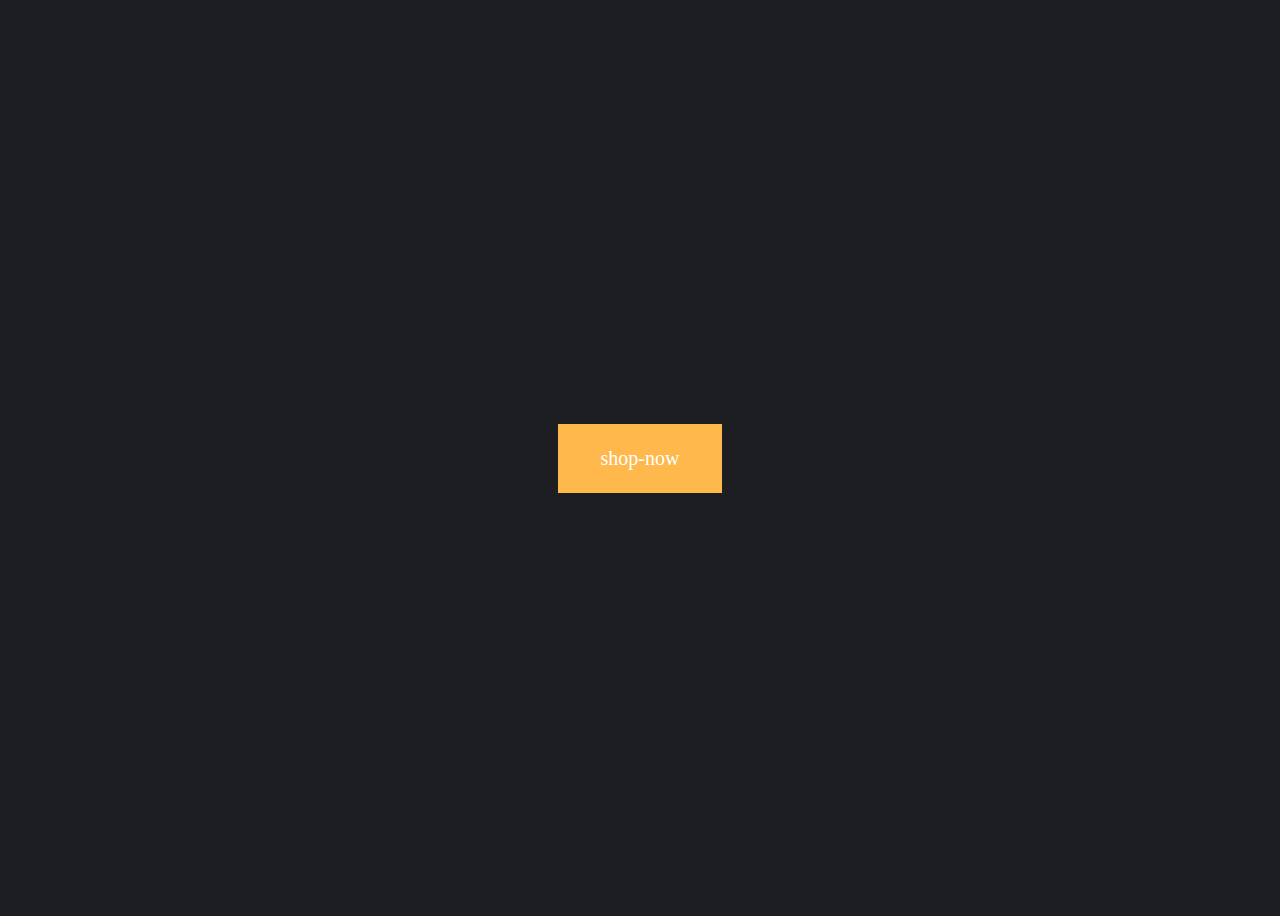
<file: new_web/index.html>
<html lang="en">
<head>
    <meta charset="UTF-8">
    <meta http-equiv="X-UA-Compatible" content="IE=edge">
    <meta name="viewport" content="width=device-width, initial-scale=1.0">
    <title>Document</title>
    <link rel="stylesheet" href="style.css">
</head>
<body>
   <div class="container">
    <a href="#" class="shop-now">shop-now</a>
   </div>
    
</body>
</html>
</file>
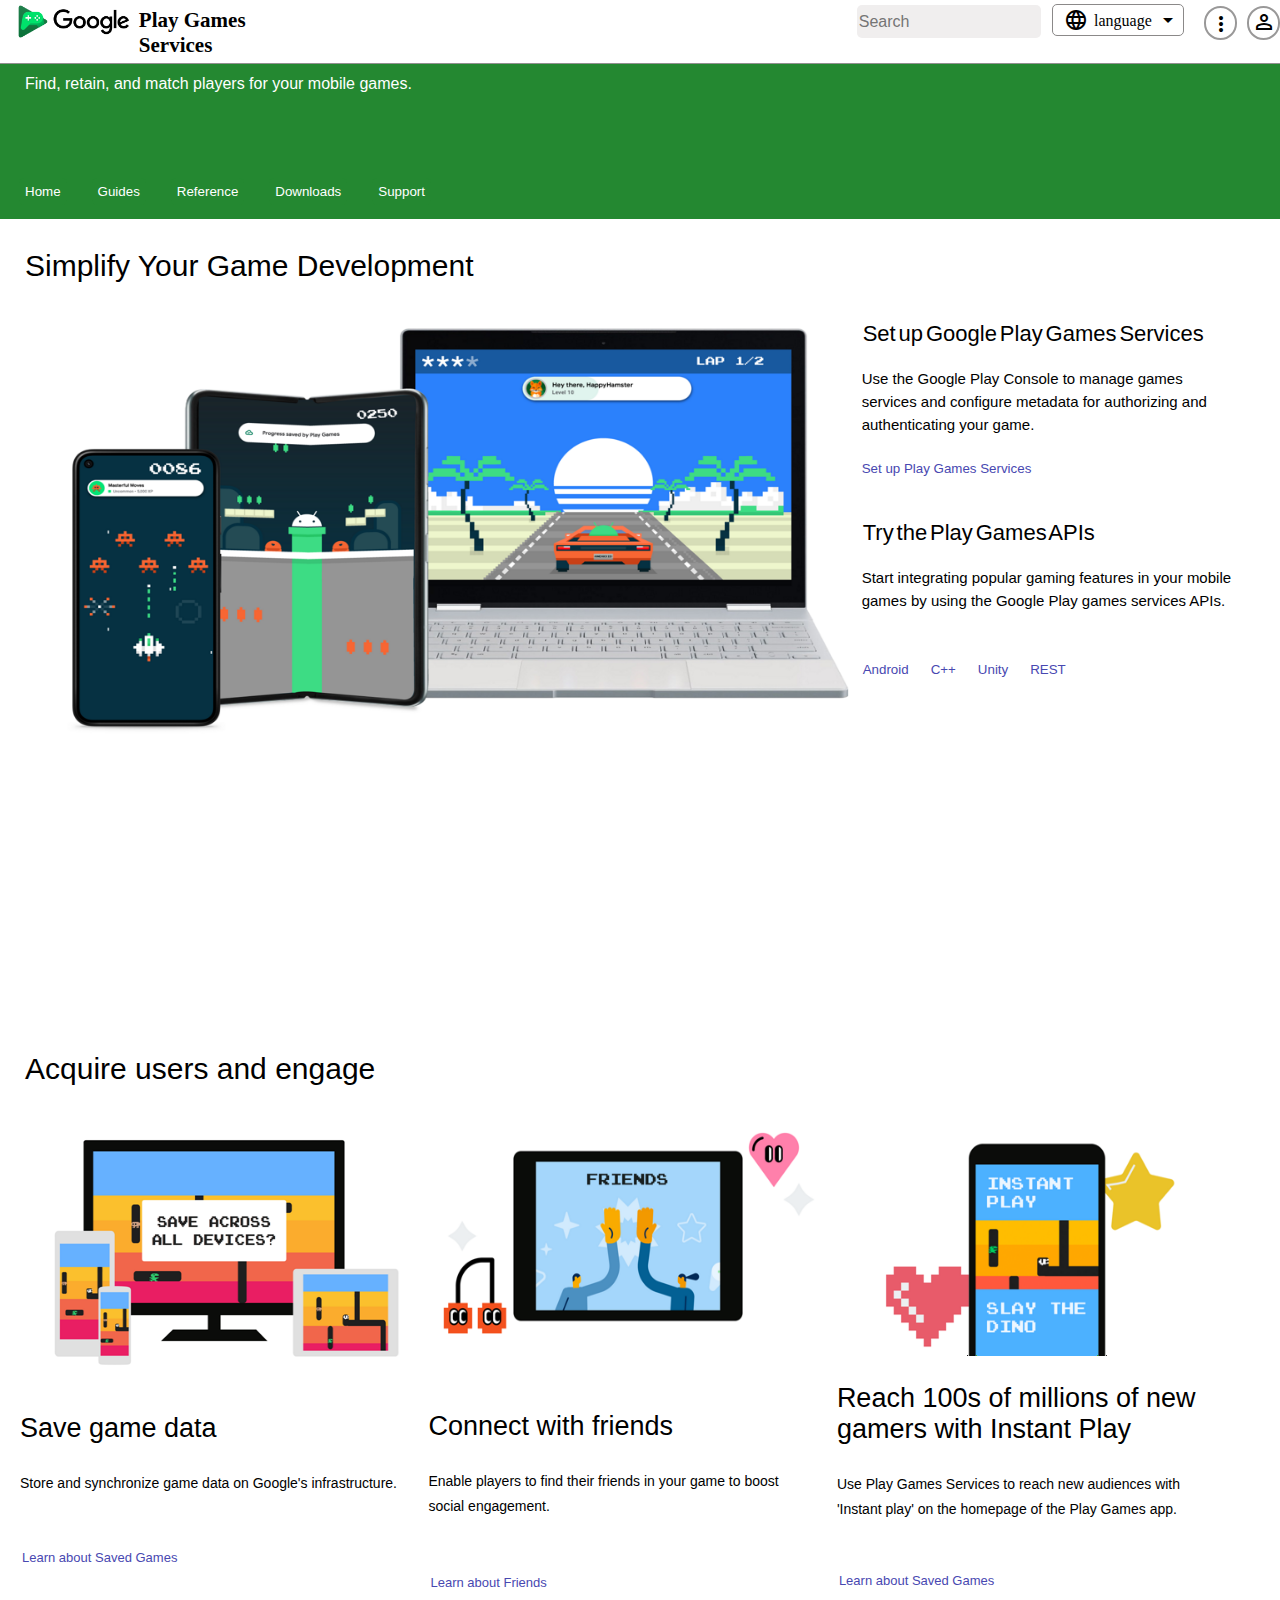
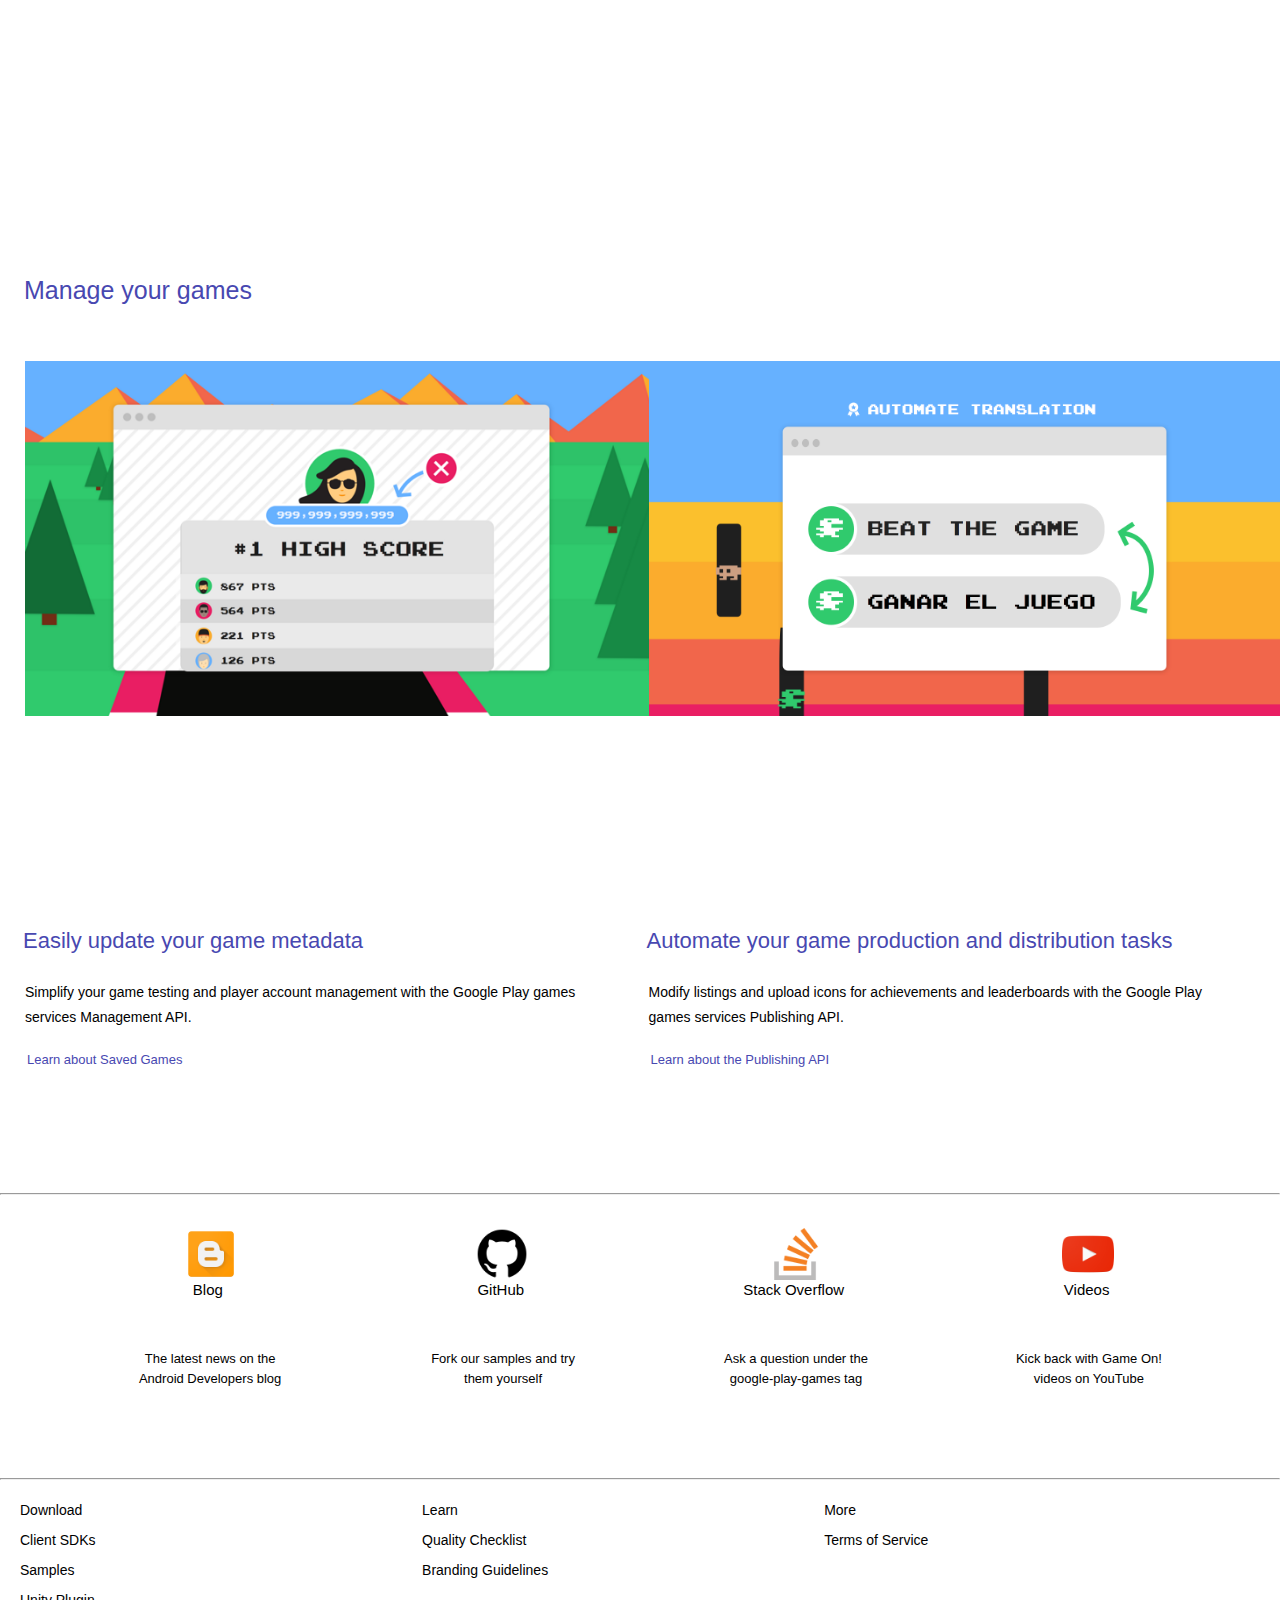
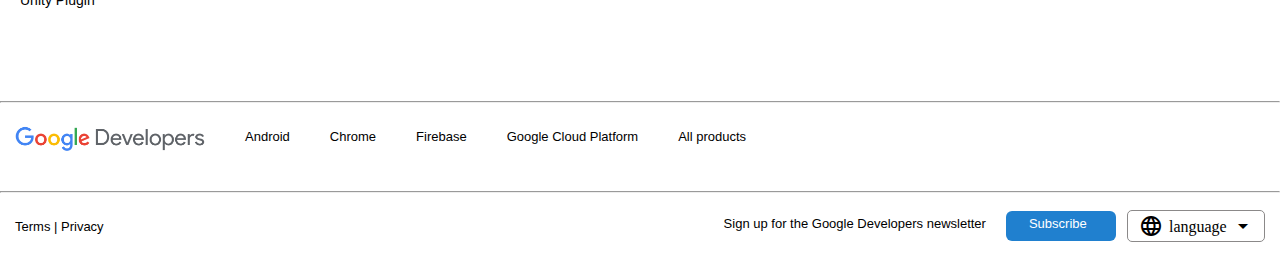
<file: new_web/Google_Play_services/Google.html>
<html lang="en">
<head>
  <meta charset="UTF-8">
  <meta http-equiv="X-UA-Compatible" content="IE=edge">
  <meta name="viewport" content="width=device-width, initial-scale=1.0">
  <link rel="stylesheet" href="google.css">
  <link rel="stylesheet" href="https://fonts.googleapis.com/css2?family=Material+Symbols+Outlined:opsz,wght,FILL,GRAD@48,400,0,0" />
  <link rel="stylesheet" href="https://fonts.googleapis.com/css2?family=Material+Symbols+Outlined:opsz,wght,FILL,GRAD@48,400,0,0" />
  <link rel="stylesheet" href="https://fonts.googleapis.com/css2?family=Material+Symbols+Outlined:opsz,wght,FILL,GRAD@40,700,1,0" />
  <link rel="stylesheet" href="https://fonts.googleapis.com/css2?family=Material+Symbols+Outlined:opsz,wght,FILL,GRAD@40,700,1,0" />
  <title>Play Games Services </title>
</head>
<body>
  <div class="header">
    <img src="images/logo_play_games_color_1x_web_64dp.png" alt="" height="35px " style="margin-left: 15px; margin-top: 4px;">
    <img src="images/google-logo-black-transparent.png" alt="" height="28px " style="margin-top:8px ;" >
    <h2 style="margin-left: 6px; margin-top: 8px; font-family:inherit; font-size: 21px; font-weight: -100px;"> Play Games Services</h2>
    <input class="seachbar" type="text" placeholder="Search ">
    <div class="languagediv">
      <span class="material-symbols-outlined" style="margin-top: 3px; margin-left: 11px;">language</span>
      <p style="margin-left: 6px; margin-top: 7px;">language</p>
      <span class="material-symbols-outlined"  style="margin-top: 3px; margin-left: 4px;">arrow_drop_down</span>
    </div>
    <div class="more">
    <span class="material-symbols-outlined" style="margin-top: 4px; margin-left: 3px;">more_vert</span>
  </div>
<div class="googleaccount">
  <span class="material-symbols-outlined" style="margin-left: 3px; margin-top: 2px;">person</span>
</div>
  </div>
  <div class="header2">
    <p style="margin-left: 25px; color: white;font-family: Verdana, Geneva, Tahoma, sans-serif;margin-top: 75px;">Find, retain, and match players for your mobile games.</p>
  </div>
  <div class="header3">
    <button style="margin-left: 19px; background-color: rgb(36, 136, 49);height: 27px;border: none;color: white;font-family: Verdana, Geneva, Tahoma, sans-serif;">Home</button>
    <button style="margin-left: 25px;background-color: rgb(36, 136, 49); height: 27px;border: none;color: white;font-family: Verdana, Geneva, Tahoma, sans-serif;">Guides</button>
    <button style="margin-left: 25px;background-color: rgb(36, 136, 49);height: 27px;border: none;color: white;font-family: Verdana, Geneva, Tahoma, sans-serif;">Reference</button>
    <button style="margin-left: 25px;background-color: rgb(36, 136, 49);height: 27px;border: none;color: white;font-family: Verdana, Geneva, Tahoma, sans-serif;">Downloads</button>
    <button style="margin-left: 25px;background-color: rgb(36, 136, 49);height: 27px;border: none;color: white;font-family: Verdana, Geneva, Tahoma, sans-serif;">Support</button>
  </div>
  <div class="maindiv">
    <div class="imd">
      <p style="color: rgb(0, 0, 0);font-family: Verdana, Geneva, Tahoma, sans-serif;font-size: 30px; margin-left: 25px;">Simplify Your Game Development</p>
      <img src="images/front_teaser_960.png" alt="" width="850px" height="430px" style="margin-left: 20px;">
    </div>
    
    
    <div class="contentdivtop" >
      <p style="color: rgb(0, 0, 0);font-family: Verdana, Geneva, Tahoma, sans-serif;font-size: 22px; margin-left: 1px; word-spacing: -0.2rem;margin-top: 3px;">Set up Google Play Games Services</p>
      <p style="font-family: Verdana, Geneva, Tahoma, sans-serif;font-size: 15px;font-weight: 1300px;">Use the Google Play Console to manage games services and configure metadata for authorizing and authenticating your game.</p>
      <button style="padding: 10px;margin-left: -10px;">Set up Play Games Services</button>
      <p style="color: rgb(0, 0, 0);font-family: Verdana, Geneva, Tahoma, sans-serif;font-size: 22px; margin-left: 1px; word-spacing: -0.2rem;margin-top: 40px;">Try the Play Games APIs</p>
      <p style="font-family: Verdana, Geneva, Tahoma, sans-serif;font-size: 15px;font-weight: 1300px;">Start integrating popular gaming features in your mobile games by using the Google Play games services APIs.</p>
      <div class="contentdivbutton">
        <button style="margin-top: 18px;">Android</button>
        <button style="margin-top: 18px; margin-left: 10px;">C++</button>
        <button style="margin-top: 18px; margin-left: 10px;">Unity</button>
        <button style="margin-top: 18px;margin-left: 10px;">REST</button>
      </div>
    </div>
  </div>
  <p style="margin-left: 25px; font-family: Verdana, Geneva, Tahoma, sans-serif;font-size: 30px; margin-top: -50px;">Acquire users and engage</p>
  <div class="thirddiv">
    <div class="insidethirddiv" style="margin-left: 20px;">
    <img src="images/devsite-cloud-save_480.png" alt="" width="400px" height="270px">
    <p style="  font-family:Verdana, Geneva, Tahoma, sans-serif;font-size: 27px;">Save game data</p>
    <p style="  font-family:Verdana, Geneva, Tahoma, sans-serif;font-size: 14px;line-height: 25px;">Store and synchronize game data on Google's infrastructure.</p>
    <button style="padding: 10px;margin-left: 0px; padding-left: 2px; height: 40px;font-family:Verdana, Geneva, Tahoma, sans-serif;font-size: 13px;margin-top: 28px;">Learn about Saved Games</button>
    
  </div>
    <div class="insidethirddiv" style="margin-left: 20px;">
      <img src="images/friends-blue_480.png" alt="" width="400px" height="240px">
      <p style="  font-family:Verdana, Geneva, Tahoma, sans-serif;font-size: 27px;margin-top: 55px;">Connect with friends</p>
      <p style="  font-family:Verdana, Geneva, Tahoma, sans-serif;font-size: 14px;line-height: 25px;">Enable players to find their friends in your game to boost social engagement.</p>
      <button style="padding: 10px;margin-left: 0px; padding-left: 2px; height: 40px;font-family:Verdana, Geneva, Tahoma, sans-serif;font-size: 13px;margin-top: 30px;">Learn about Friends</button>
    </div>
    <div class="insidethirddiv" style="margin-left: 20px;">
      <img src="images/devsite-instant_480.png" alt="" width="400px" height="240px">
      <p style="  font-family:Verdana, Geneva, Tahoma, sans-serif;font-size: 27px;">Reach 100s of millions of new gamers with Instant Play</p>
      <p style="  font-family:Verdana, Geneva, Tahoma, sans-serif;font-size: 14px;line-height: 25px;">Use Play Games Services to reach new audiences with 'Instant play' on the homepage of the Play Games app.</p>
      <button style="padding: 10px;margin-left: 0px; padding-left: 2px; height: 40px;font-family:Verdana, Geneva, Tahoma, sans-serif;font-size: 13px;margin-top: 25px;">Learn about Saved Games</button>
    </div>
  </div>
  <div class="singlediv">
    <p style="padding: 10px;margin-left: 20px; padding-left: 4px; height: 40px;font-family:Verdana, Geneva, Tahoma, sans-serif;font-size: 13px;margin-top: 1px; cursor: pointer;font-size: 25px;color: rgb(72, 72, 177);">Manage your games</p>
  </div>
  <div class="fourthdiv">
    <div class="imagediv">
      <img src="images/devsite-tamper-protection_720.png" alt="" width="631px">
    </div>
    <div class="imagediv">
      <img src="images/devsite-asset-management_720.png" alt="" width="631px">
    </div>
  </div>
  <div class="fifthdiv">
    <div class="contentdiv">
      <p style="padding: 10px;margin-left: -6px; padding-left: 4px; height: 40px;font-family:Verdana, Geneva, Tahoma, sans-serif;font-size: 13px;margin-top: 1px; cursor: pointer;font-size: 22px;color: rgb(72, 72, 177);"> Easily update your game metadata</p>
      <p style="  font-family:Verdana, Geneva, Tahoma, sans-serif;font-size: 14px;line-height: 25px; margin-top: -20px;">Simplify your game testing and player account management with the Google Play games services Management API.</p>
      <button style="padding: 10px;margin-left: 0px; padding-left: 2px; height: 40px;font-family:Verdana, Geneva, Tahoma, sans-serif;font-size: 13px;margin-top: -5px;">Learn about Saved Games</button>
    </div>
    <div class="contentdiv2">
      <p style="padding: 10px;margin-left: -6px; padding-left: 4px; height: 40px;font-family:Verdana, Geneva, Tahoma, sans-serif;font-size: 13px;margin-top: 1px; cursor: pointer;font-size: 22px;color: rgb(72, 72, 177);"> Automate your game production and distribution tasks</p>
 <p style="  font-family:Verdana, Geneva, Tahoma, sans-serif;font-size: 14px;line-height: 25px; margin-top: -20px;">Modify listings and upload icons for achievements and leaderboards with the Google Play games services Publishing API.</p>
 <button style="padding: 10px;margin-left: 0px; padding-left: 2px; height: 40px;font-family:Verdana, Geneva, Tahoma, sans-serif;font-size: 13px;margin-top: -5px;">Learn about the Publishing API</button>
    </div>
  </div>
<hr>
<div class="sixthdiv">
  <div class="smalldivs">
    <div class="insidesmalldiv">
      <img src="images/blogger_64dp.png" alt="" width="52px" style="margin-left: 52px;">
      <p style="  font-family:Verdana, Geneva, Tahoma, sans-serif;font-size: 15px;line-height: 20px; margin-top: 0px;text-align: center;">Blog</p>
    </div>
    <p style="  font-family:Verdana, Geneva, Tahoma, sans-serif;font-size: 13px;line-height: 20px; margin-top: -1px;text-align: center;">The latest news on the Android Developers blog</p>
  </div>
  <div class="smalldivs">
    <div class="insidesmalldiv">
      <img src="images/logo-github.png" alt="" width="52px" style="margin-left: 50px;">
      <p style="  font-family:Verdana, Geneva, Tahoma, sans-serif;font-size: 15px;line-height: 20px; margin-top: 0px;text-align: center;">GitHub</p>
    </div>
    <p style="  font-family:Verdana, Geneva, Tahoma, sans-serif;font-size: 13px;line-height: 20px; margin-top: -1px;text-align: center;">Fork our samples and try them yourself</p>
  </div>
  <div class="smalldivs">
    <div class="insidesmalldiv">
      <img src="images/logo-stack-overflow.png" alt="" width="52px" style="margin-left: 50px;">
      <p style="  font-family:Verdana, Geneva, Tahoma, sans-serif;font-size: 15px;line-height: 20px; margin-top: 0px;text-align: center;">Stack Overflow</p>
    </div>
    <p style="  font-family:Verdana, Geneva, Tahoma, sans-serif;font-size: 13px;line-height: 20px; margin-top: -1px;text-align: center;">Ask a question under the google-play-games tag</p>
  </div>
  <div class="smalldivs">
    <div class="insidesmalldiv">
      <img src="images/youtube_64dp.png" alt="" width="52px" style="margin-left: 50px;">
      <p style="  font-family:Verdana, Geneva, Tahoma, sans-serif;font-size: 15px;line-height: 20px; margin-top: 0px;text-align: center;">Videos</Video></p>
    </div>
    <p style="  font-family:Verdana, Geneva, Tahoma, sans-serif;font-size: 13px;line-height: 20px; margin-top: -1px;text-align: center;">Kick back with Game On! videos on YouTube</p>
  </div>
</div>
<hr>
<div class="seventhdiv">
  <div class="seventhsmall">
    <p class="linkp">Download</p>
    <p class="linkp">Client SDKs</p>
    <p class="linkp">Samples</p>
    <p class="linkp">Unity Plugin</p>
  </div>
  <div class="seventhsmall">
    <p class="linkp">Learn</p>
    <p class="linkp">Quality Checklist</p>
    <p class="linkp">Branding Guidelines</p>

  </div>
  <div class="seventhsmall">
    <p class="linkp">More</p>
    <p class="linkp">Terms of Service</p>
  </div>
</div>
<hr>
<div class="eightdiv">
  <img src="images/lockup-developers.png" alt="" width="190px" height="33px" style="margin-left: 15px;margin-top: 9.5px;">
  <p class="iconbu">Android</p>
  <p class="iconbu">Chrome</p>
  <p class="iconbu">Firebase</p>
  <p class="iconbu">Google Cloud Platform</p>
  <p class="iconbu">All products</p>
</div>
<hr>
<div class="footer">
  <p class="iconbu" style="margin-left: 15px;">Terms | Privacy</p>
  <p style="font-family:Verdana, Geneva, Tahoma, sans-serif;font-size: 13px;margin-top: 15px;margin-left: 620px;">Sign up for the Google Developers newsletter</p>
  <div class="divforbut">
    <p style="font-family:Verdana, Geneva, Tahoma, sans-serif;font-size: 13px;margin-top: 5px;color:  rgb(255, 255, 255);padding-left:  23px;">Subscribe</p>
  </div>
  <div class="languagedivfotter">
    <span class="material-symbols-outlined" style="margin-top: 3px; margin-left: 11px;">language</span>
    <p style="margin-left: 6px; margin-top: 7px;">language</p>
    <span class="material-symbols-outlined"  style="margin-top: 3px; margin-left: 4px;">arrow_drop_down</span>
  </div>
</div>
</body>
</html>
</file>
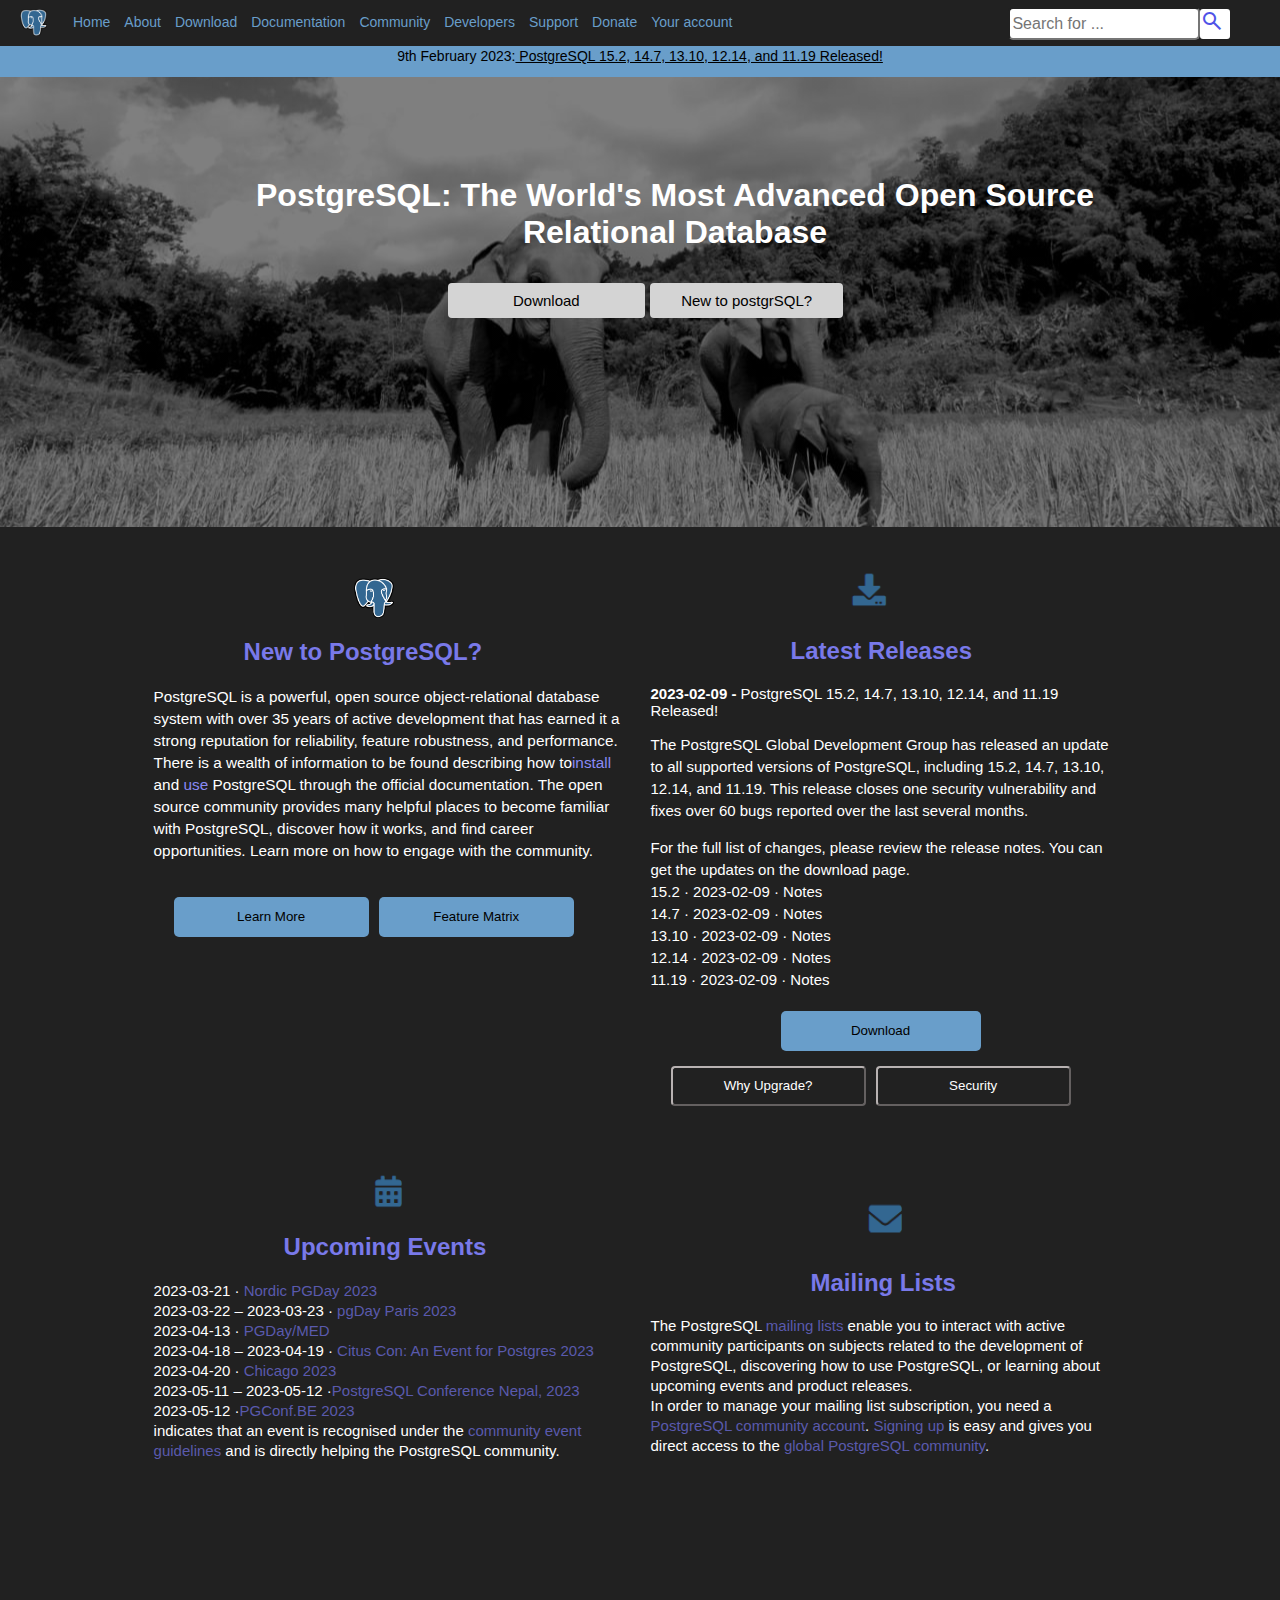
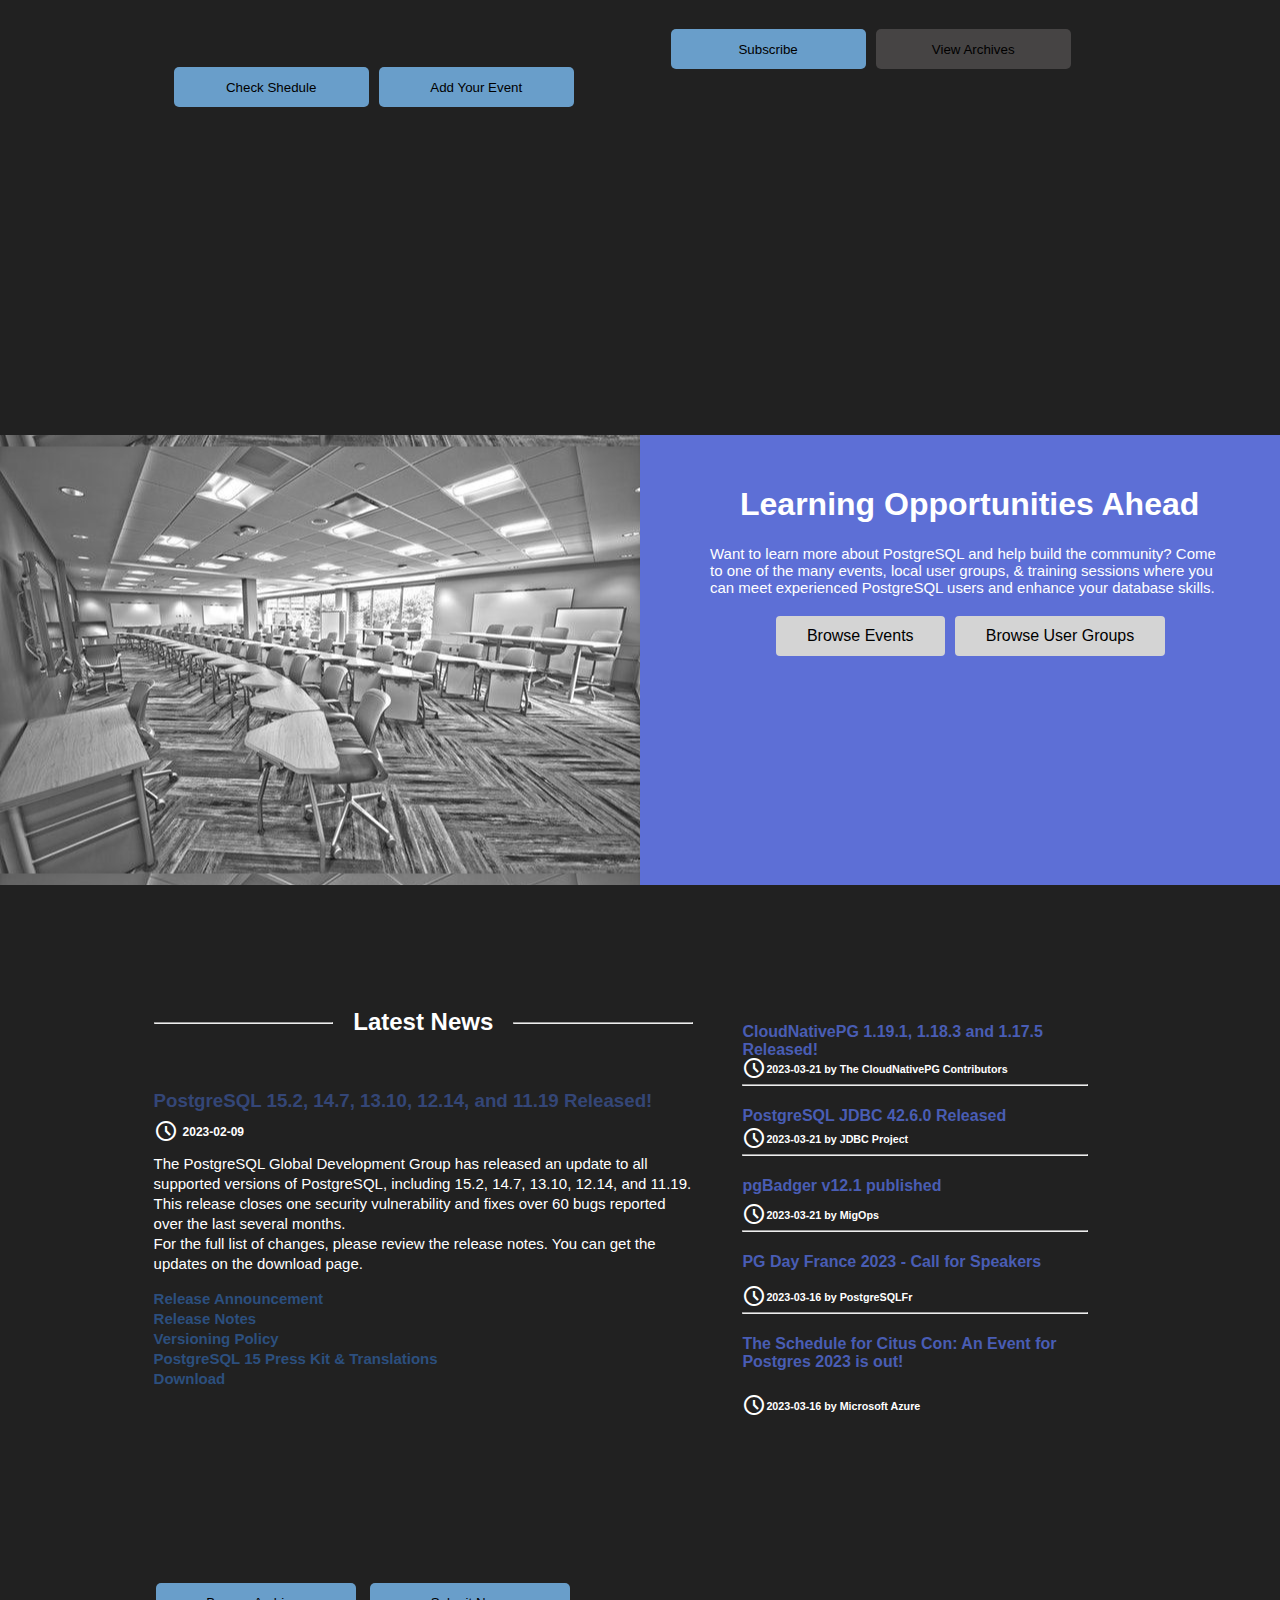
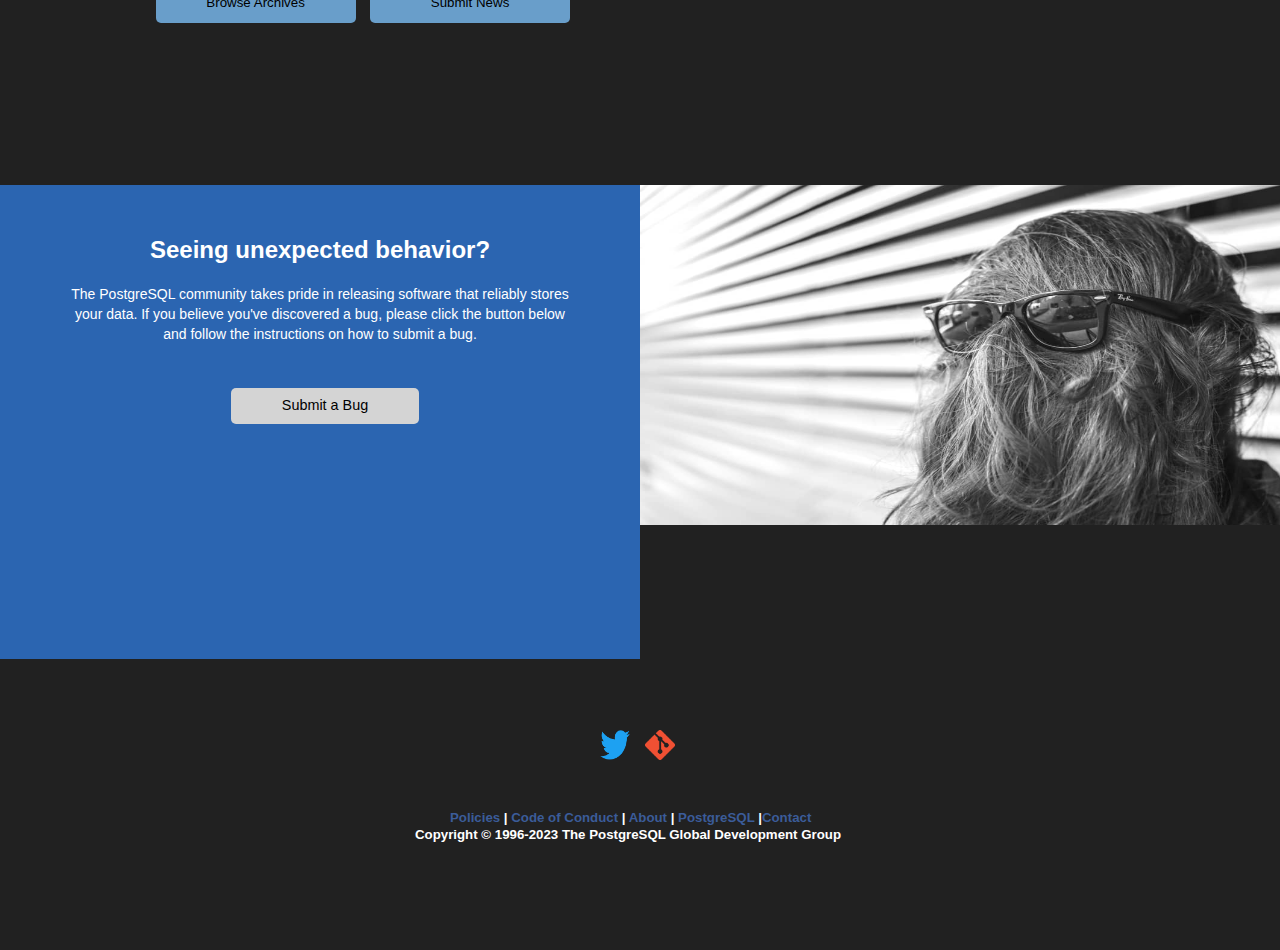
<file: new_web/Postgres-web/postgres_home.html>
<html lang="en">
<head>
  <meta charset="UTF-8">
  <meta http-equiv="X-UA-Compatible" content="IE=edge">
  <meta name="viewport" content="width=device-width, initial-scale=1.0">
  <link rel="stylesheet" href="styles/postgres.css">
  <link rel="stylesheet" href="https://fonts.googleapis.com/css2?family=Material+Symbols+Outlined:opsz,wght,FILL,GRAD@48,400,0,0" />
  <link rel="stylesheet" href="https://fonts.googleapis.com/css2?family=Material+Symbols+Outlined:opsz,wght,FILL,GRAD@48,400,0,0"  />
  <title>Postgres_web</title>
  <link rel="icon" href="images/elephant_postgres.png">
</head>
<body >
  <div class="topdiv" > 
      <img src="images/elephant_postgres.png" width="27px" height="27px" style="margin-left: 10px;margin-top: 2px;">
      <button class="home_button">Home</button>
      <button class="about_button">About</button>
      <button class="download_button">Download</button>
      <button class="documentation_button">Documentation</button>
      <button class="community_button">Community</button>
      <button class="developers_button">Developers</button>
      <button class="support_button">Support</button>
      <button class="donate_button">Donate</button>
      <button class="account_button">Your account</button>
      <input class="seachbar" type="text" placeholder="Search for ...">
      <span class="material-symbols-outlined search-button">
        search
        </span>
  </div>
  <div class="second-div">
    <p >9th February 2023:<u> PostgreSQL 15.2, 14.7, 13.10, 12.14, and 11.19 Released!</u></p>
  </div>
  <div class="position_3div" style="position: relative; background-image: linear-gradient(rgba(0,0,0,0.5),rgba(0,0,0,0.5)), url(banner.jpg);margin-top: -100px; background-position: center; ">
  
        <h1 style="position: absolute; margin-top: 100px;text-align: center; margin-left: 20%; color: white;" >PostgreSQL: The World's Most Advanced Open Source <br>Relational Database</h1>
      
        <button class="download1">Download</button>
        <button class="new1">New to postgrSQL?</button> 
    
  </div>
    <div class="division4" style="margin-top: -22px;">
      <div class="divisionof1"> </div>
      <div class="divisionof2">
        <div class="newtopostgres">
          <img src="images/elephant_postgres.png" alt="" width="40px" height="40px" style="margin-left: 200px; margin-top: 50px;">
          <h2 style="margin-left: 90px; color:  rgb(121, 121, 233);">New to PostgreSQL?</h2>
          <p class="content_why" style="line-height: 22px; text-align: left;">PostgreSQL is a powerful, open source object-relational database system with over 35 years of active development that has earned it a strong reputation for reliability, feature robustness, and performance.<br>
            There is a wealth of information to be found describing how to<span style="color: rgb(138, 138, 245);">install</span> and <span style="color:rgb(138, 138, 245);">use</span> PostgreSQL through the official documentation. The open source community provides many helpful places to become familiar with PostgreSQL, discover how it works, and find career opportunities. Learn more on how to engage with the community.</p>
            <div class="but_learn" >
              <button class="more_button">Learn More</button>
              <button class="matrix_button">Feature Matrix</button>
            </div>
            <div class="upcomingevents">
              <img src="images/events.png" alt="" width="130px" height="70px" style="margin-left: 170px;margin-top: 7px; margin-top: 45px;">
              <h2 style="color: rgb(121, 121, 233);  margin-left: 130px; margin-top: 1px;">Upcoming Events</h2>
              <p style="color: white;  text-align: left; font-size: 15px; line-height: 20px;"> 2023-03-21 ·<span style="color: rgb(90, 90, 173);"> Nordic PGDay 2023</span><br>2023-03-22 – 2023-03-23 ·<span style="color: rgb(90, 90, 173);"> pgDay Paris 2023</span><br>2023-04-13 ·<span style="color: rgb(90, 90, 173);"> PGDay/MED</span><br>2023-04-18 – 2023-04-19 · <span style="color: rgb(90, 90, 173);">Citus Con: An Event for Postgres 2023</span><br> 2023-04-20 · <span style="color: rgb(90, 90, 173);"> Chicago 2023</span><br>2023-05-11 – 2023-05-12 ·<span style="color: rgb(90, 90, 173);">PostgreSQL Conference Nepal, 2023</span><br>2023-05-12 ·<span style="color: rgb(90, 90, 173);">PGConf.BE 2023</span><br> indicates that an event is recognised under the <span style="color: rgb(90, 90, 173);">community event</span><br><span style="color: rgb(90, 90, 173);">guidelines</span> and is directly helping the PostgreSQL community.</p>
            </div>
            <div class="check_div">
              <button class="check_shed">Check Shedule</button>
              <button class="add_event">Add Your Event</button>
            </div>
        </div>
        <div class="latestrelese">
          <img src="images/save_image.png" alt="" width="150px" height="60px" style="margin-left: 140px; margin-top: 40px;" >
          <h2 style="margin-left: 140px; color: rgb(121, 121, 233); margin-top: 10px;"> Latest Releases</h2>
          <p class="content_why" style="font-size: 15px;"><b>2023-02-09 -</b> PostgreSQL 15.2, 14.7, 13.10, 12.14, and 11.19 Released!</p>
          <p class="content_why" style=" text-align: left; font-size: 15px; line-height: 17px; line-height: 22px; text-align: left;">The PostgreSQL Global Development Group has released an update to all supported versions of PostgreSQL, including 15.2, 14.7, 13.10, 12.14, and 11.19. This release closes one security vulnerability and fixes over 60 bugs reported over the last several months.</p>
          <p class="content_why" style=" text-align: left; font-size: 15px; line-height: 17px;  line-height: 22px; text-align: left;">For the full list of changes, please review the release notes. You can get the updates on the download page.<br>15.2 · 2023-02-09 · Notes<br>14.7 · 2023-02-09 · Notes<br>13.10 · 2023-02-09 · Notes<br>12.14 · 2023-02-09 · Notes<br>11.19 · 2023-02-09 · Notes</p>
          <button class="download_button_under">Download</button>
        <div class="why_button">
          <button class="why_but1"> Why Upgrade?</button>
          <button class="security">Security</button>
        </div>
        <div class="mailinglist">
          <img src="images/mailing.png" alt="" width="130px" height="70px" style="margin-left: 170px; margin-top: 40px;">
          <h2 style="color: rgb(121, 121, 233); margin-left: 160px; margin-top: 15px;">Mailing Lists</h2>
          <p style="color: white; text-align: left; font-size: 15px; line-height: 20px;  box-sizing: border-box;" >The PostgreSQL<span style="color: rgb(90, 90, 173);"> mailing lists</span> enable you to interact with active community participants on subjects related to the development of PostgreSQL, discovering how to use PostgreSQL, or learning about upcoming events and product releases.<br>In order to manage your mailing list subscription, you need a<span style="color: rgb(90, 90, 173);"> PostgreSQL community account</span>. <span style="color: rgb(90, 90, 173);">Signing up</span> is easy and gives you direct access to the <span style="color: rgb(90, 90, 173);">global PostgreSQL community</span>.</p>
        </div>
        <div class="subs">
          <button class="sub_but"> Subscribe</button>
          <button class="view_arc">View Archives</button>
        </div>

       
        </div>         
    </div>
    <div class="divisionof1"></div>
  </div>
  <div class="seperationoftable">
    <div class="tablepicdiv" style="background-image: url(images/table_seting.jpg); background-position: center; margin-top: 0px;">

    </div>
    <div class="anothercontentoftable">
      <div class="anothercontentoftable_view">
          <h1 style="color: white; margin-left: 30px;">Learning Opportunities Ahead</h1>
          <p style="color: white; font-size: 15px; text-align: left; line-height: 17px;">Want to learn more about PostgreSQL and help build the community? Come to one of the many events, local user groups, & training sessions where you can meet experienced PostgreSQL users and enhance your database skills.</p>
        <div class="table_but">
          <button class="browseevents">Browse Events</button>
          <button class="browseusergroups">Browse User Groups</button>
        </div>
        </div>

    </div>
  </div>
  <div class="secondlastdiv">
    <div class="d1">

    </div>
    <div class="d2">
      <div class="d21"></div>
      <div class="d22">
       <div class="d221">
        <div class="d2211">
          <hr style="margin-top: 20px;">
        </div>
        <div class="d2212">
          <h2 style="display: flex;  justify-content: center;margin-top: 6px;">Latest News</h2>
        </div>
        <div class="d2213">
          <hr style="margin-top: 20px;">
        </div>
       </div>
       <div class="d22second">
        <h3 style="color: rgb(52, 70, 119);">PostgreSQL 15.2, 14.7, 13.10, 12.14, and 11.19 Released!</h3>
        <div class="timecontent">
          <span class="material-symbols-outlined" style="color: white; height: -1000px;" >
            schedule
            </span>
            <h5 style="margin-left: 5px; margin-top: 4px; color: white; font-size: 12px;">2023-02-09</h5>
        </div>
        <p style="color: rgb(255, 255, 255); text-align: left; font-size: 15px; line-height: 20px;">The PostgreSQL Global Development Group has released an update to all supported versions of PostgreSQL, including 15.2, 14.7, 13.10, 12.14, and 11.19. This release closes one security vulnerability and fixes over 60 bugs reported over the last several months.<br>For the full list of changes, please review the release notes. You can get the updates on the download page.</p>
        <p style="color: rgb(44, 79, 126); text-align: left; font-size: 15px; line-height: 20px;"><strong>Release Announcement<br>Release Notes<br>Versioning Policy<br>PostgreSQL 15 Press Kit & Translations<br>Download</strong></p>
      </div>
       <div class="d22third">
        <button class="browsearch">Browse Archives</button>
        <button class="submitnews">Submit News</button>

       </div>
      </div>
      <div class="d2ver"></div>
      <div class="d23">
        <h4 style="color: rgb(73, 93, 180);">CloudNativePG 1.19.1, 1.18.3 and 1.17.5 Released!</h4>
        <div class="x1">
          <span class="material-symbols-outlined" style="color: white; height: -1000px;" >
            schedule
            </span>
            <h6 style="margin-top: 7px;color: white;"> 2023-03-21 by The CloudNativePG Contributors</h6>
            <!-- <hr> -->
        </div>
          <hr>
          <h4  style="color: rgb(73, 93, 180);">PostgreSQL JDBC 42.6.0 Released</h4>
        <div class="x2">
          <span class="material-symbols-outlined" style="color: white; height: -1000px;" >
            schedule
            </span>
            <h6 style="margin-top: 7px; color: white;">2023-03-21 by JDBC Project</h6>
            <!-- <hr> -->
        </div>
        <hr>
        <h4  style="color: rgb(73, 93, 180);">pgBadger v12.1 published</h4>
        <div class="x3">
          <span class="material-symbols-outlined" style="color: white; height: -1000px;" >
            schedule
            </span>
            <h6 style="margin-top: 7px; color: white;"> 2023-03-21 by MigOps</h6>
            <!-- <hr> -->
        </div>
        <hr>
        <h4  style="color: rgb(73, 93, 180);">PG Day France 2023 - Call for Speakers</h4>
        <div class="x4">
          <span class="material-symbols-outlined" style="color: white; height: -1000px;" >
            schedule
            </span>
            <h6  style="margin-top: 7px; color: white;"> 2023-03-16 by PostgreSQLFr</h6>
            <!-- <hr> -->
        </div>
        <hr>
        <h4  style="color: rgb(73, 93, 180);">The Schedule for Citus Con: An Event for Postgres 2023 is out!</h4>
        <div class="x5">
          <span class="material-symbols-outlined" style="color: white; height: -1000px;" >
            schedule
            </span>
            <h6  style="margin-top: 7px ; color: white;">2023-03-16 by Microsoft Azure</h6>
        </div>

      </div>
      <div class="d21"></div>
    </div>
  </div>
  <div class="final2">
    <div class="final21">
      <div class="unexdiv">
        <h2 style="color: white; text-align: center; margin-top: 25px;" >Seeing unexpected behavior?</h2>
        <div class="block">
          <p style="line-height: 20px; margin-top: 15px ;">The PostgreSQL community takes pride in releasing software that reliably stores your data. If you believe you've discovered a bug, please click the button below and follow the instructions on how to submit a bug.</p>
        <button class="bug" style="margin-left: 10px; margin-top: 30px;">Submit a Bug</button>
        </div>
      </div>
    </div>
    <div class="final22">
      <img src="images/bugs.jpg" alt="" height="340px" width="675px">

    </div>
  </div>
  <div class="footer">
    <div class="footerpic">
      <img src="images/twitter.png" alt="" width="30px" height="30px" style="margin-left: 450px; margin-top: 50px;">
      <img src="images/git.png" alt=""  width="30px" height="30px" style="margin-left: 15px; margin-top: 50px;">
      
      
     
      
    </div>
    <h5 style=" margin-left: 450px; color: rgb(59, 92, 153); ">Policies<span style="color: white;"> |</span> Code of Conduct<span style="color: white;"> |</span> About<span style="color: white;"> |</span> PostgreSQL<span style="color: white;"> |</span>Contact</h5>
    <h5 style="color: white; margin-left: 415px;margin-top: -20px;">Copyright © 1996-2023 The PostgreSQL Global Development Group</h5>
  </div>
</body>
</html>
</file>
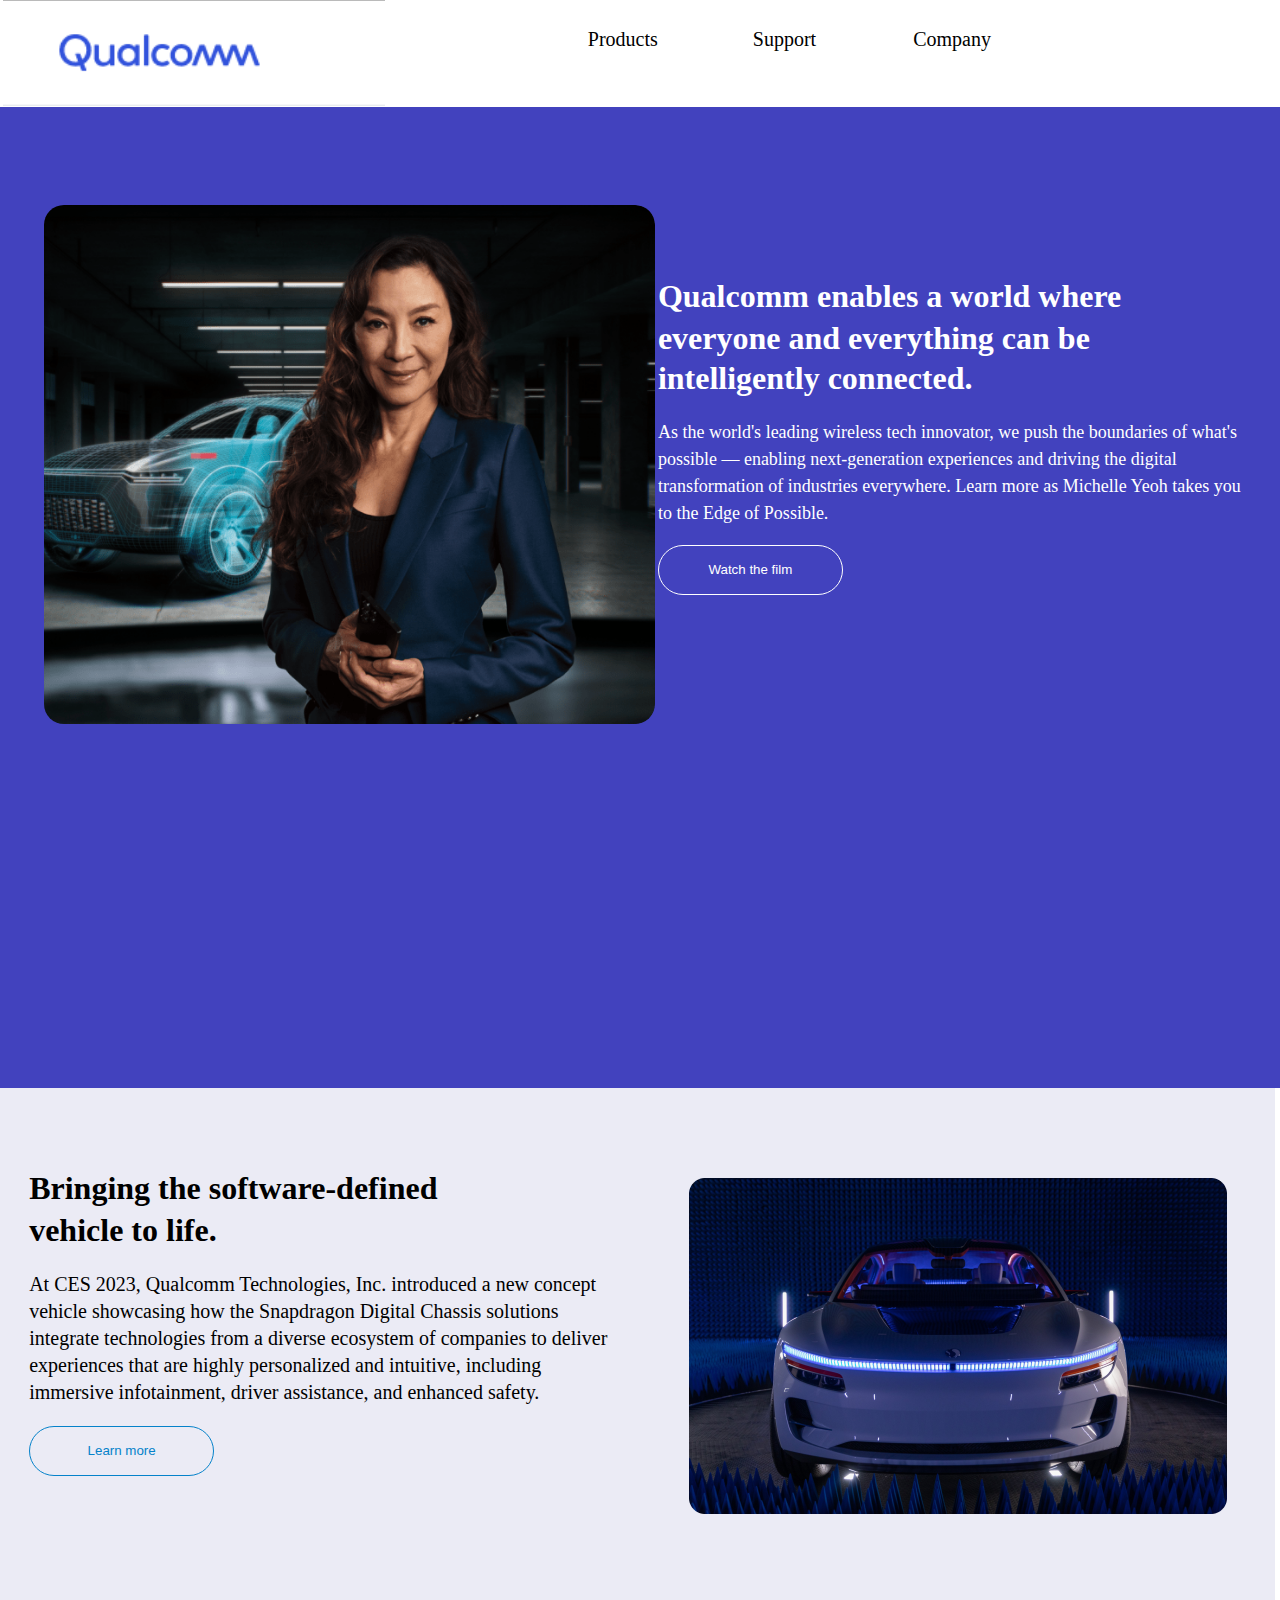
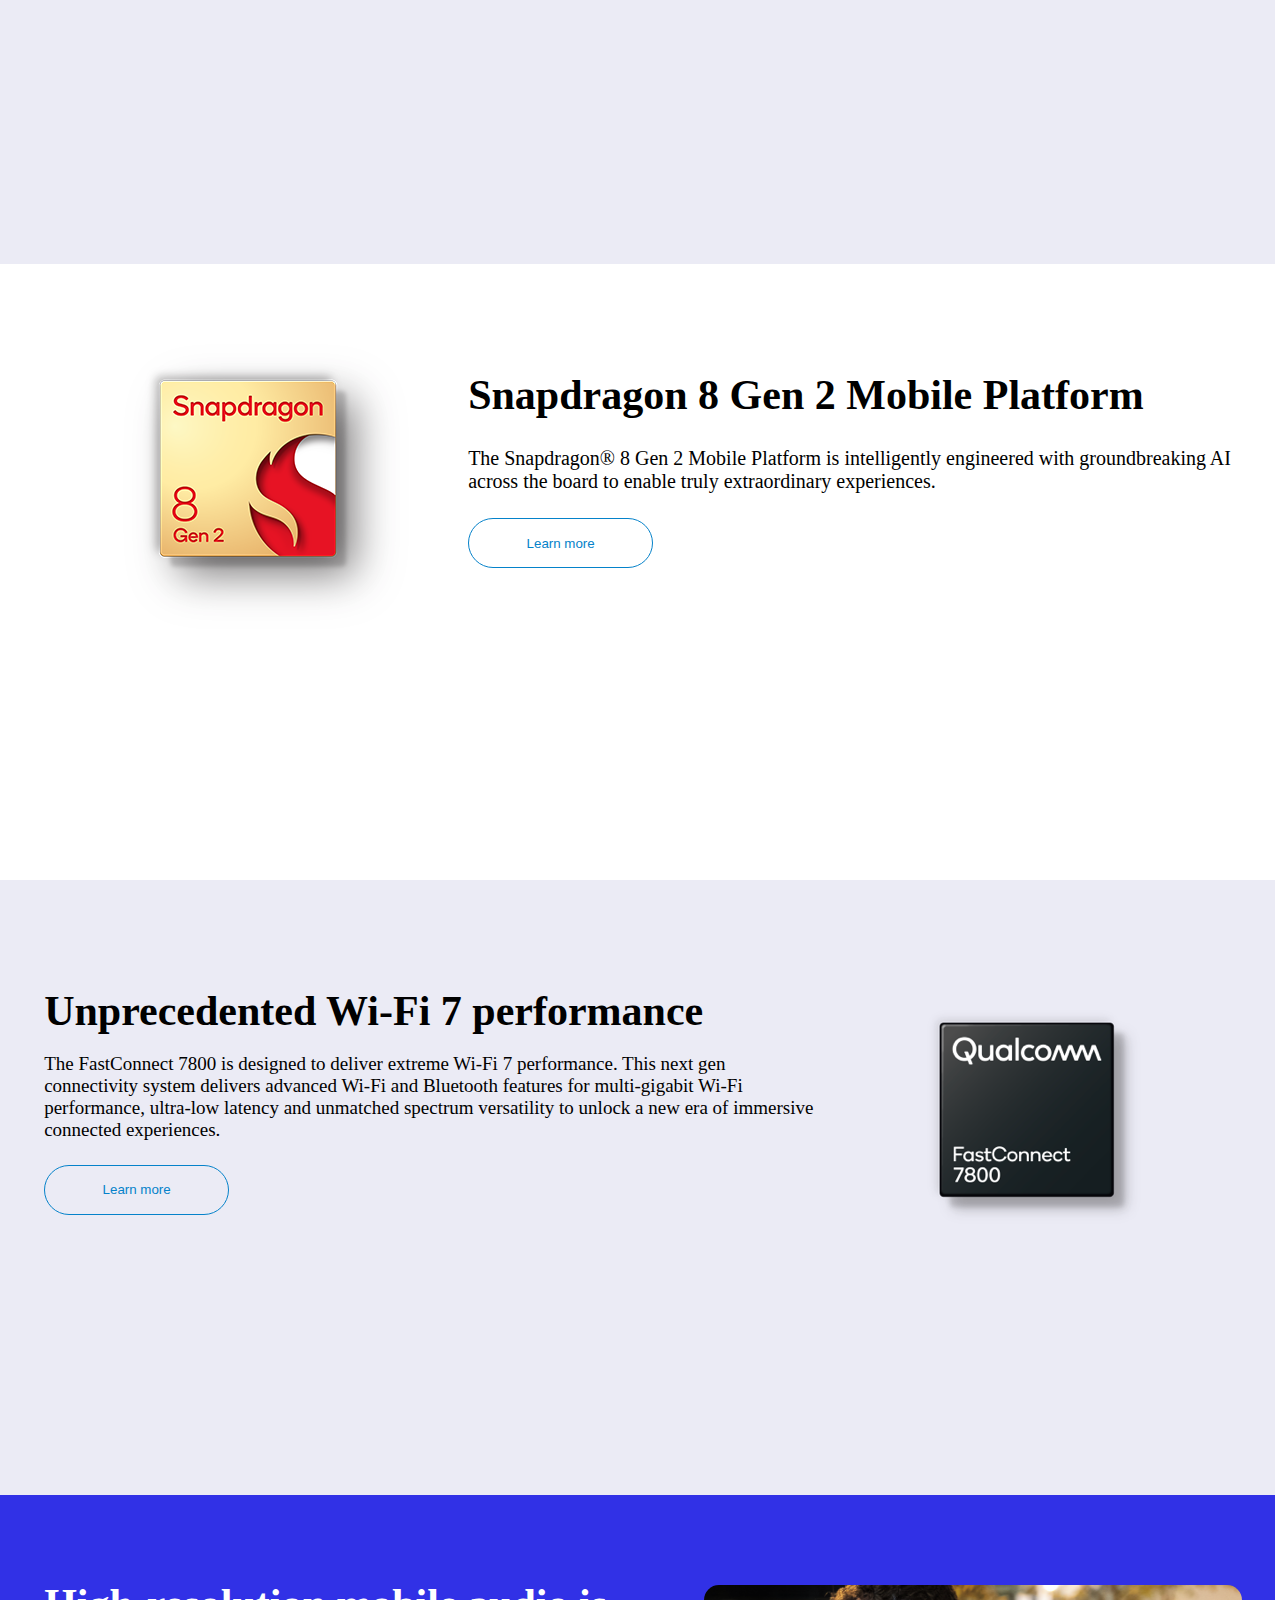
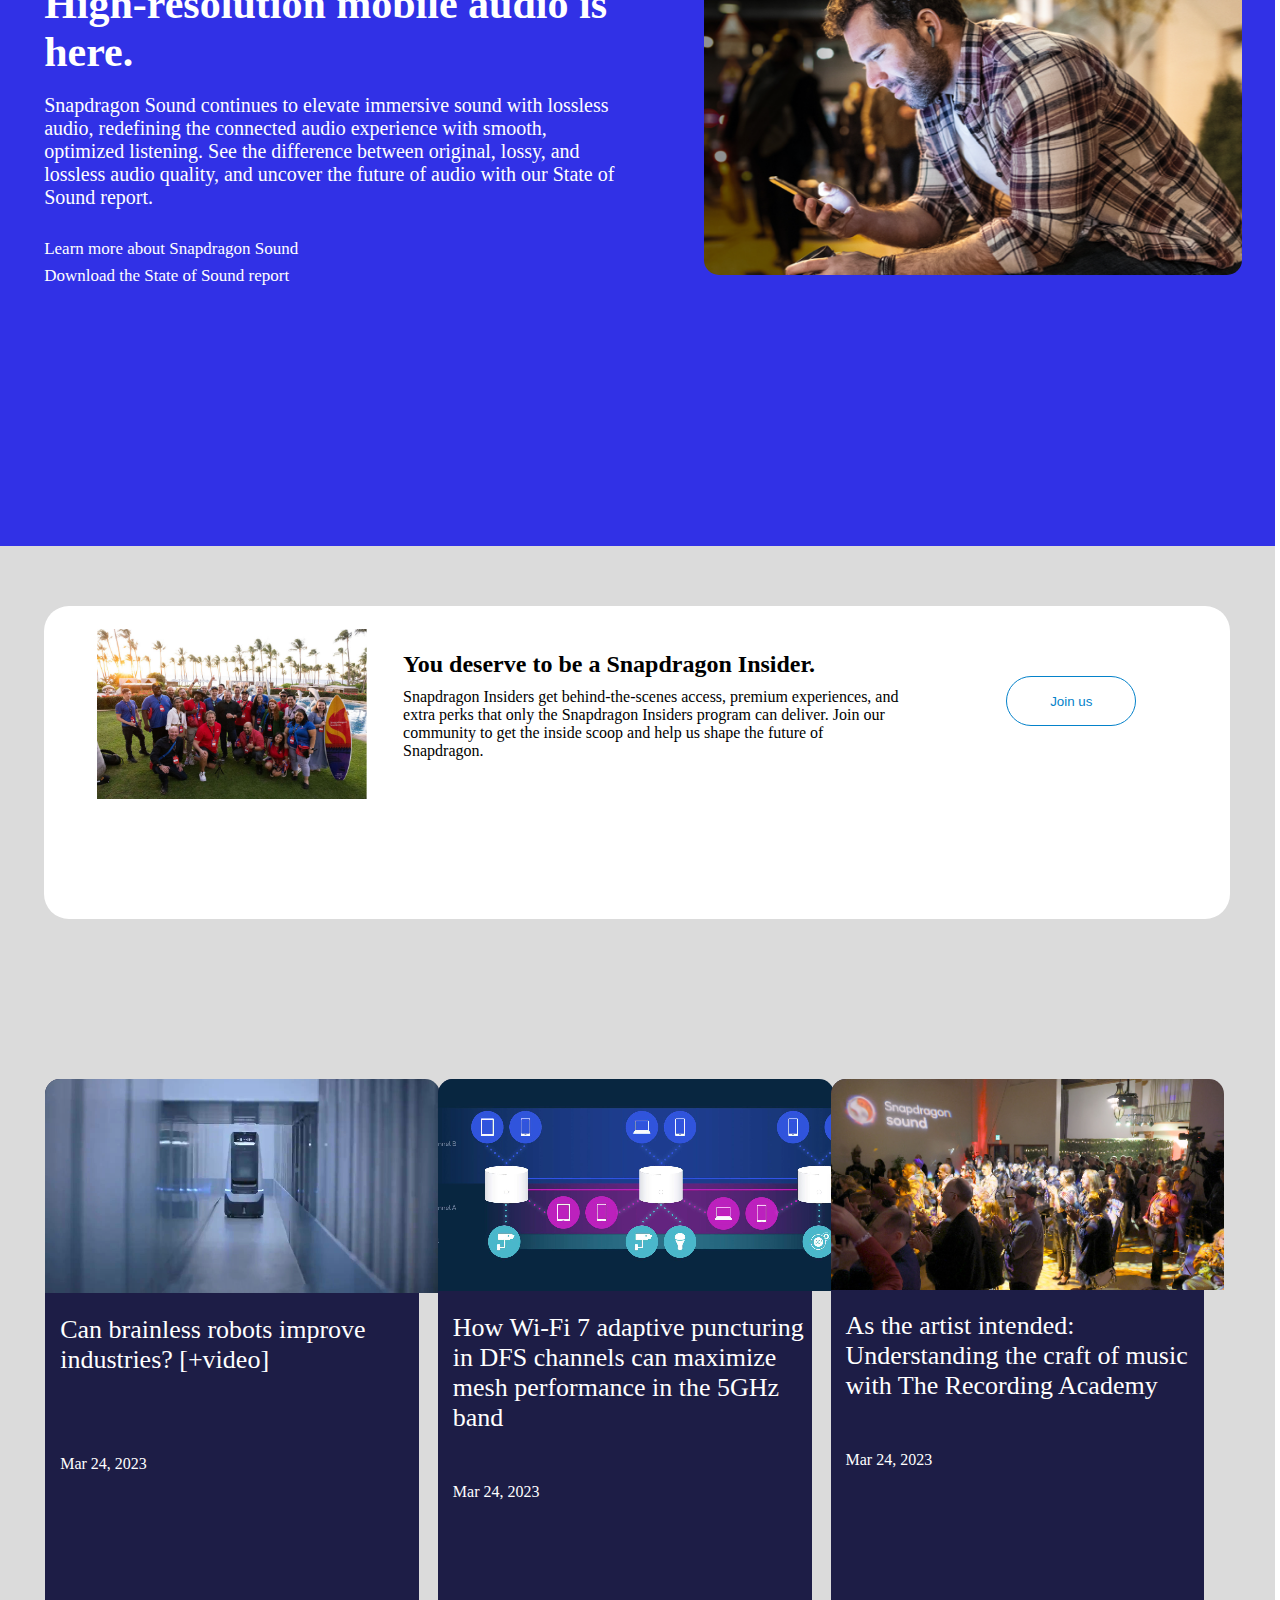
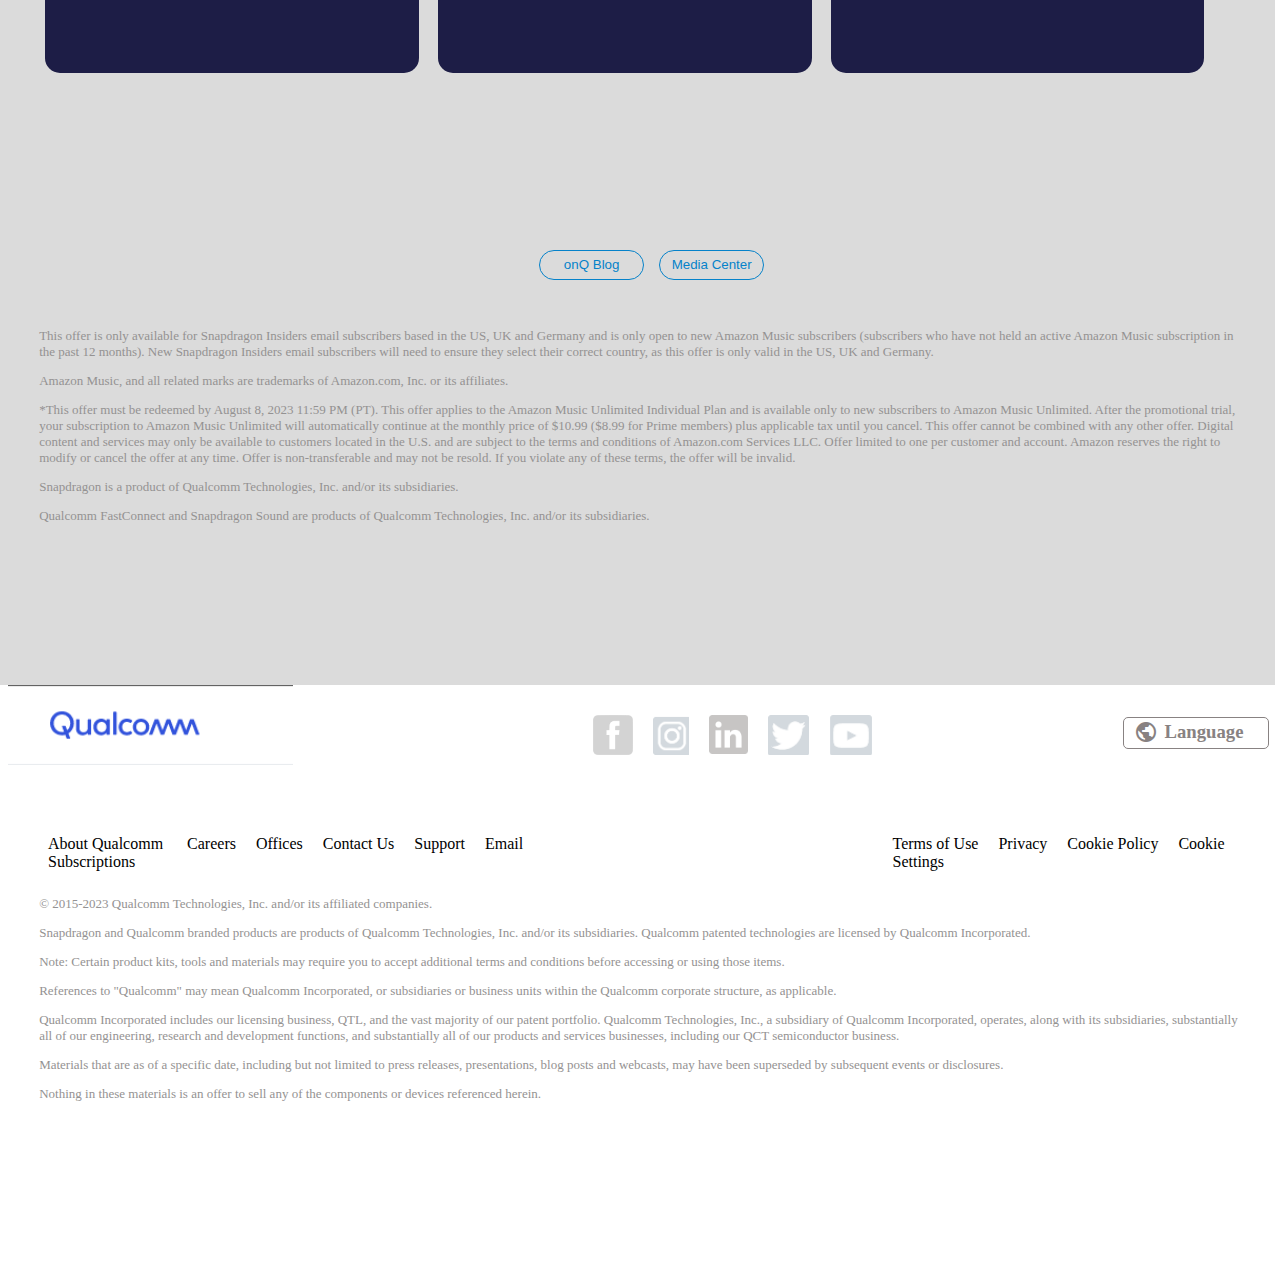
<file: new_web/Qualcomm/Qualcomm.html>
<html lang="en">
<head>
  <meta charset="UTF-8">
  <meta http-equiv="X-UA-Compatible" content="IE=edge">
  <meta name="viewport" content="width=device-width, initial-scale=1.0">
  <link rel="stylesheet" href="Qualstyle.css">
  <link rel="stylesheet" href="https://fonts.googleapis.com/css2?family=Material+Symbols+Outlined:opsz,wght,FILL,GRAD@48,400,1,0" />
  <link rel="stylesheet" href="https://fonts.googleapis.com/css2?family=Material+Symbols+Outlined:opsz,wght,FILL,GRAD@48,400,1,0" />
  <link rel="icon" href="images/wp-15959000908372622676916456556122.jpg">
  <link rel="stylesheet" href="https://fonts.googleapis.com/css2?family=Material+Symbols+Outlined:opsz,wght,FILL,GRAD@48,400,0,0" />
  <title style="background-color: black;">Qualcomm</title>
</head>
<body>
  <div class="header">
    <img src="images/Qualcomm.png" alt="" height="100%" style="margin-top: -0.1%;margin-left: 4px;cursor: pointer;">
    <ul>
      <li style="margin-left: 163px;cursor: pointer;">Products</li>
      <li style="margin-left:95px;cursor: pointer;">Support</li>
      <li style="margin-left: 97px;cursor: pointer;">Company</li>
    </ul>
    <span class="material-symbols-outlined" style="margin-left: 355px;margin-top: 23px;cursor: pointer;">account_circle</span>
    <!-- <span class="material-symbols-outlined" style="margin-top: 22px;margin-left: 20px;">search</span> -->
    <img src="images/search (1).png" alt="" width="20px" height="20px" style="margin-top: 24px; margin-left: 19px;cursor: pointer;">
  </div>
  <div class="div1">
    <div class="innerdiv">
      <img src="images/michelle-y-min.png" alt="" width="611px" height="519px" style="border-radius: 20px;">
    </div>
    <div class="innerdiv1">
        <h1>Qualcomm enables a world where</h1>
        <h1 style="line-height: 2px;">everyone and everything can be</h1>
        <h1>intelligently connected.</h1>
        <h3 style="font-size: 18px;
        line-height: 27px;
        letter-spacing: 0px;
        font-weight: 400;">As the world's leading wireless tech innovator, we push the boundaries of what's possible — enabling next-generation experiences and driving the digital transformation of industries everywhere. Learn more as Michelle Yeoh takes you to the Edge of Possible.</h3>
        <button class="buttonfilm">Watch the film</button>  
  </div>
  </div>
  <div class="div2">
    <div class="innerdiv21">
      <h1 style="color: black;margin-top: -8px;">Bringing the software-defined</h1>
      <h1 style="line-height: 2px;color: black;">vehicle to life.</h1>
      <h3 style="font-size: 20px;
      line-height: 27px;
      letter-spacing: 0px;
      font-weight: 400;color: black;margin-top: 40px;">At CES 2023, Qualcomm Technologies, Inc. introduced a new concept vehicle showcasing how the Snapdragon Digital Chassis solutions integrate technologies from a diverse ecosystem of companies to deliver experiences that are highly personalized and intuitive, including immersive infotainment, driver assistance, and enhanced safety.</h3>
      <button class="button2">Learn more</button>  
    </div>
    <div class="innerdiv22">
      <img src="images/auto-homepage.png" alt="" style="margin-left: -6px;">
    </div>
  </div>
   
  </div>
  <div class="div3">
    <img src="images/sdgen2-tout.png" alt="" width="350px" height="350px" style="margin-left: 74px; margin-top: 29px;">
    <div class="div3content">
      <h1 style="font-size: 42px; color: black;font-weight: 500px; margin-top: -5px;">Snapdragon 8 Gen 2 Mobile Platform</h1>
      <p style="font-size: 20px;">The Snapdragon® 8 Gen 2 Mobile Platform is intelligently engineered with groundbreaking AI across the board to enable truly extraordinary experiences.</p>
      <button class="button3">Learn more</button>
    </div>
  </div>
  <div class="div4">
    <div class="div4content">
      
      <h1 style="font-size: 42px; color: black;font-weight: 500px; margin-top: -5px;">Unprecedented Wi-Fi 7 performance</h1>
      <p style="font-size: 19px; margin-top: -10px;" >The FastConnect 7800 is designed to deliver extreme Wi-Fi 7 performance. This next gen connectivity system delivers advanced Wi-Fi and Bluetooth features for multi-gigabit Wi-Fi performance, ultra-low latency and unmatched spectrum versatility to unlock a new era of immersive connected experiences.</p>
      <button class="button4">Learn more</button>
    </div>
    <img src="images/badge_qcom_fastconnect_7800-1x.png" alt="" width="350px" height="350px" style="margin-top: 55px; margin-left: 30px;">
    
    
  </div>
  <div class="div5">
    <div class="innercontent">
      <h1 style="font-size: 42px; color: rgb(255, 255, 255);font-weight: 500px; margin-top: -5px;">High-resolution mobile audio is here.</h1>
      <p style="font-size: 20px; margin-top: -10px;" >Snapdragon Sound continues to elevate immersive sound with lossless audio, redefining the connected audio experience with smooth, optimized listening. See the difference between original, lossy, and lossless audio quality, and uncover the future of audio with our State of Sound report.</p>

      <p style="font-size: 17px; margin-top: -10px;margin-top: 30px;" >Learn more about Snapdragon Sound</p>
      <p style="font-size: 17px; margin-top: -10px;margin-top: -10px;" >Download the State of Sound report</p>
    </div>
    <div class="innerimage">
      <img src="images/qss-features-phase_2.png" alt="" width="538px" height="290px" style="border-radius: 15px;">
    </div>
  </div>
  <div class="div6">
    <div class="inner">
      <div class="insidediv1">
        <img src="images/insiders-homepage.jpeg" alt="" width="270px" height="170px" style="margin-top: 23px; margin-left: 23px;">
      </div>
      <div class="insidediv2">
        <h2 style="margin-top: 45px;">You deserve to be a Snapdragon Insider.</h2>
        <p style="font-size: 16px; margin-top: -10px;" >Snapdragon Insiders get behind-the-scenes access, premium experiences, and extra perks that only the Snapdragon Insiders program can deliver. Join our community to get the inside scoop and help us shape the future of Snapdragon.</p>
      </div>
      <div class="insidediv1">
        <button class="button5">Join us</button>
      </div>
    </div>
  </div>
  <div class="div7">
    <div class="small1" style="margin-left: 46px;margin-top: 87px;">
    <img src="images/1of.png" alt="" style="border-top-left-radius: 15px;border-top-right-radius: 15px;">
    <h2 style="color: white;font-size: 26px;font-weight: 50;margin-left: 15px;">Can brainless robots improve industries? [+video]</h2>
    <p style="color: white;margin-top: 80px;margin-left: 15px;">Mar 24, 2023</p>
    </div>
    <div class="small1" style="margin-left: 19px;margin-top: 87px;">
    <img src="images/unnamed (2).png" alt="" style="border-top-left-radius: 15px;border-top-right-radius: 15px;">
    <h2 style="font-size: 26px;color: white;font-weight: 250;margin-left: 15px;">How Wi-Fi 7 adaptive puncturing in DFS channels can maximize mesh performance in the 5GHz band</h2>
      <p style="color: white;margin-left: 15px;margin-top: 50px;">Mar 24, 2023</p>
  </div>
    <div class="small1" style="margin-left: 19px;margin-top: 87px;">
    <img src="images/3of.png" alt="" width="393px" style="border-top-left-radius: 15px;border-top-right-radius: 15px;">
    <h2 style="font-size: 26px;color: white;font-weight: 250;margin-left: 15px;">As the artist intended: Understanding the craft of music with The Recording Academy</h2>
      <p style="color: white;margin-left: 15px;margin-top: 50px;">Mar 24, 2023</p>
  </div>
  </div>
  <div class="div8">
    <button class="lastbutton" style="margin-left: 540px;">onQ Blog</button>
    <button class="lastbutton" style="margin-left: 15px;">Media Center</button>
  </div>
  <div class="div9">
    <p style="font-size: 13px;margin-left: 40px;margin-right: 23px;">This offer is only available for Snapdragon Insiders email subscribers based in the US, UK and Germany and is only open to new Amazon Music subscribers (subscribers who have not held an active Amazon Music subscription in the past 12 months). New Snapdragon Insiders email subscribers will need to ensure they select their correct country, as this offer is only valid in the US, UK and Germany.</p>
    <p style="font-size: 13px;margin-left: 40px;margin-right: 23px;">Amazon Music, and all related marks are trademarks of Amazon.com, Inc. or its affiliates.</p>
    <p style="font-size: 13px;margin-left: 40px;margin-right: 23px;">*This offer must be redeemed by August 8, 2023 11:59 PM (PT). This offer applies to the Amazon Music Unlimited Individual Plan and is available only to new subscribers to Amazon Music Unlimited. After the promotional trial, your subscription to Amazon Music Unlimited will automatically continue at the monthly price of $10.99 ($8.99 for Prime members) plus applicable tax until you cancel. This offer cannot be combined with any other offer. Digital content and services may only be available to customers located in the U.S. and are subject to the terms and conditions of Amazon.com Services LLC. Offer limited to one per customer and account. Amazon reserves the right to modify or cancel the offer at any time. Offer is non-transferable and may not be resold. If you violate any of these terms, the offer will be invalid.</p>
    <p style="font-size: 13px;margin-left: 40px;margin-right: 23px;">Snapdragon is a product of Qualcomm Technologies, Inc. and/or its subsidiaries.</p>
      <p style="font-size: 13px;margin-left: 40px;margin-right: 23px;">Qualcomm FastConnect and Snapdragon Sound are products of Qualcomm Technologies, Inc. and/or its subsidiaries. </p>
  </div>
  <div class="footerimg" style="cursor: pointer;">
    <img src="images/Qualcomm.png" alt="" style="height: 80px ; ">
    <img src="images/facebook-3-xxl.png" alt="" style="height: 40px ;margin-left: 300px;margin-top: 30px;">
    <img src="images/instaxxl.png" alt=""style="height: 40px ;margin-left: 20px;margin-top: 30px;">
    <img src="images/white-linkedin-icon.webp" alt=""style="height: 39px ;margin-left: 20px;margin-top: 30px;">
    <img src="images/twit.png" alt=""style="height: 40px ;margin-left: 20px;margin-top: 30px;">
    <img src="images/yy.png" alt="" style="height: 40px ;margin-left: 20px;margin-top: 30px;">
    <div class="lang">
      <span class="material-symbols-outlined" style="margin-left: 10px;margin-top: 2px;">public</span>
      <h3 style="margin-top: 3px;margin-left: 7px;cursor: pointer;">Language</h3>
    </div>
  </div>
  <div class="footer">
    <p style="margin-left: 40px;cursor: pointer;">About Qualcomm &nbsp;&nbsp;
      &nbsp;&nbsp;Careers&nbsp;&nbsp;
      &nbsp;&nbsp;Offices&nbsp;&nbsp;
      &nbsp;&nbsp;Contact Us&nbsp;&nbsp;
      &nbsp;&nbsp;Support&nbsp;&nbsp;
      &nbsp;&nbsp;Email Subscriptions&nbsp;</p>
<p style="margin-left: 290px;cursor: pointer;">Terms of Use&nbsp;&nbsp;
  &nbsp;&nbsp;Privacy&nbsp;&nbsp;
  &nbsp;&nbsp;Cookie Policy&nbsp;&nbsp;
  &nbsp;&nbsp;Cookie Settings</p>
  </div>
  <div  class="div10">
    
    <p style="font-size: 13px;margin-left: 40px;margin-right: 23px;">© 2015-2023 Qualcomm Technologies, Inc. and/or its affiliated companies.</p>
    <p style="font-size: 13px;margin-left: 40px;margin-right: 23px;">Snapdragon and Qualcomm branded products are products of Qualcomm Technologies, Inc. and/or its subsidiaries. Qualcomm patented technologies are licensed by Qualcomm Incorporated.</p>
    <p style="font-size: 13px;margin-left: 40px;margin-right: 23px;">Note: Certain product kits, tools and materials may require you to accept additional terms and conditions before accessing or using those items.</p>
      <p style="font-size: 13px;margin-left: 40px;margin-right: 23px;">References to "Qualcomm" may mean Qualcomm Incorporated, or subsidiaries or business units within the Qualcomm corporate structure, as applicable.</p>
      <p style="font-size: 13px;margin-left: 40px;margin-right: 23px;">Qualcomm Incorporated includes our licensing business, QTL, and the vast majority of our patent portfolio. Qualcomm Technologies, Inc., a subsidiary of Qualcomm Incorporated, operates, along with its subsidiaries, substantially all of our engineering, research and development functions, and substantially all of our products and services businesses, including our QCT semiconductor business.</p>
      <p style="font-size: 13px;margin-left: 40px;margin-right: 23px;">Materials that are as of a specific date, including but not limited to press releases, presentations, blog posts and webcasts, may have been superseded by subsequent events or disclosures.</p>
      <p style="font-size: 13px;margin-left: 40px;margin-right: 23px;">Nothing in these materials is an offer to sell any of the components or devices referenced herein.</p>

      </p>
    </div>
</body>
</html>
</file>
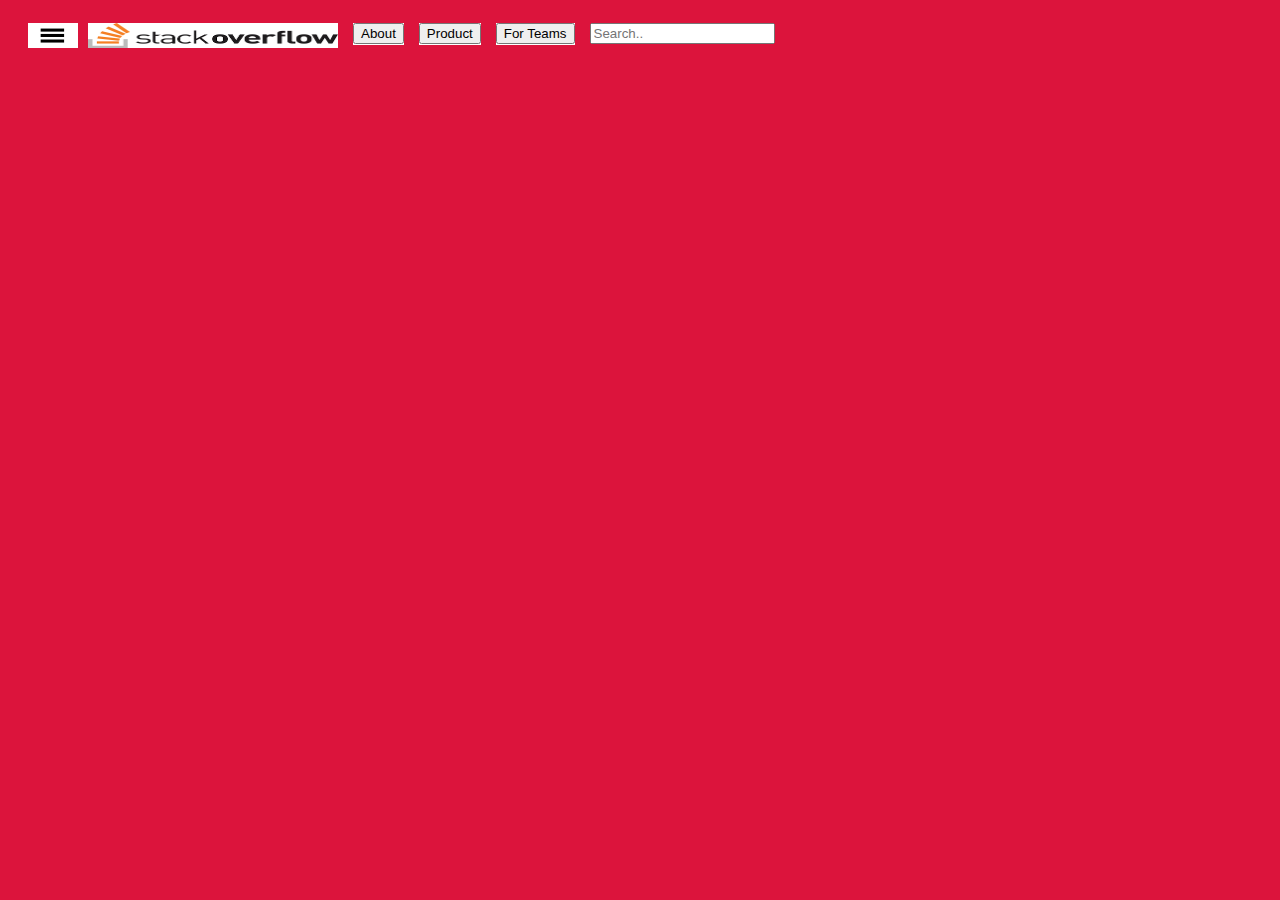
<file: new_web/Stack_overflow/home.html>
<html lang="en">
<head>
    <meta charset="UTF-8">
    <meta http-equiv="X-UA-Compatible" content="IE=edge">
    <meta name="viewport" content="width=device-width, initial-scale=1.0">
    <title>Stack over Flow</title>
    <link rel="stylesheet" href="home.css">
</head>
<body>
   
    <div class="div"> 
        <img src="threelines.png" width="50" height="25">
        
    </div>
    
    <div class="div1"> 

         <img src="stack.png" width="250" height="25">

    </div>

    <div class="div2">
    <button>About</button>
    </div>
    <div class="div2">
        <button>Product</button>
    </div>
    <div class="div2">
        <button>For Teams</button>
    </div>
    
       <div class="search">
        <input type="text" placeholder="Search..">
       </div>
   
    
</body>
</html>
</file>
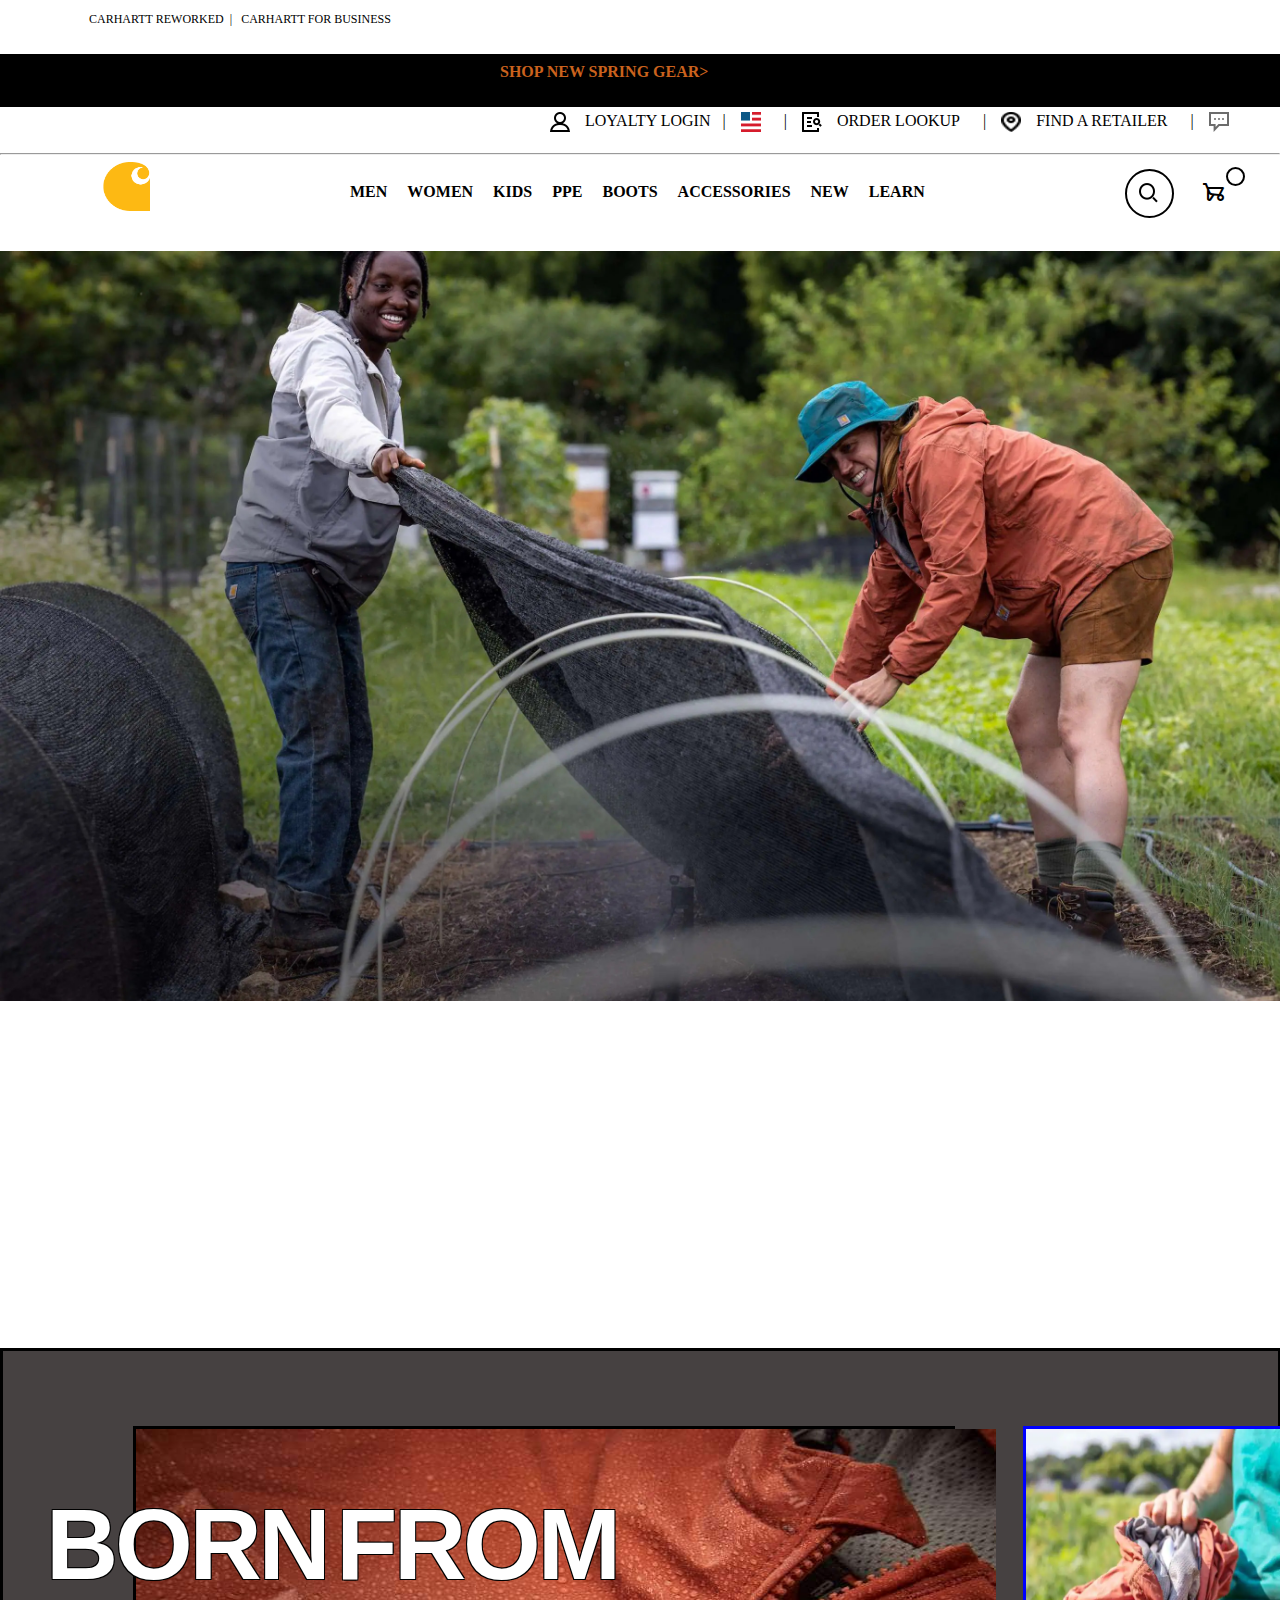
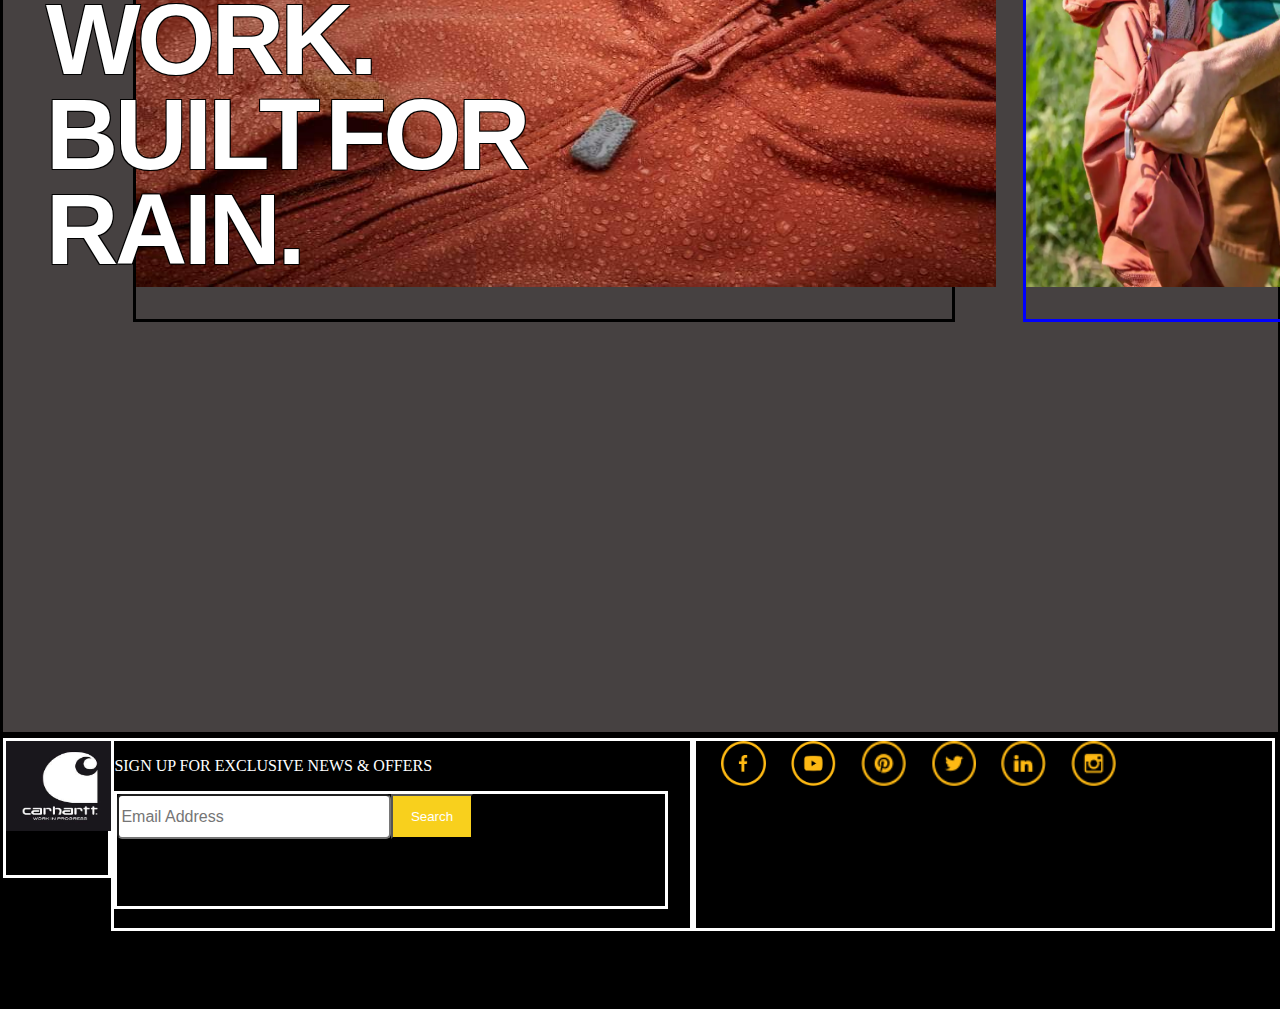
<file: new_web/Postgres-web/carhat_web/carhat.html>
<html lang="en">
<head>
  <meta charset="UTF-8">
  <meta http-equiv="X-UA-Compatible" content="IE=edge">
  <meta name="viewport" content="width=device-width, initial-scale=1.0">
  <link rel="stylesheet" href="carhat.css">
  <link rel="stylesheet" href="https://fonts.googleapis.com/css2?family=Material+Symbols+Outlined:opsz,wght,FILL,GRAD@48,400,0,0" />
  <title>Document</title>
</head>
<body>
  <div class="headdiv">
    <p style="font-size: 12px; margin-left: 89px;">CARHARTT REWORKED &nbsp;| &nbsp; CARHARTT FOR BUSINESS</p>
 
  </div>
  <div class="headdiv1">
    <h4 style="color: rgb(202, 98, 29); margin-top: 9px ; margin-left: 500px;">SHOP NEW SPRING GEAR></h4>
  </div>
  <div class="headdiv2">
    <img src="images/guest.png" alt="" width="20px" height="20px" style="margin-left: 550px; margin-top: 5px;">
    <p style="margin-left: 15px;margin-top: 5px; ">LOYALTY LOGIN &nbsp; | </p>
    <img src="images/flag.png" alt="" width="20px" height="20px" style="margin-left: 15px; margin-top: 5px;">
    <p style="margin-left: 15px; margin-top: 5px;"> &nbsp; | </p>
    <img src="images/document-search.png" alt="" width="20px" height="20px" style="margin-left: 15px; margin-top: 5px;">
    <P style="margin-left: 15px; margin-top: 5px;">ORDER LOOKUP</P>
    <p style="margin-left: 15px; margin-top: 5px;"> &nbsp; | </p>
    <img src="images/location.png" alt="" width="20px" height="20px" style="margin-left: 15px;margin-top: 5px;" >
    <P style="margin-left: 15px;margin-top: 5px;">FIND A RETAILER</P>
    <p style="margin-left: 15px;margin-top: 5px;"> &nbsp; | </p>
    <img src="images/chat.png" alt="" width="20px" height="20px" style="margin-left: 15px; margin-top: 5px;">
  </div>
  <div class="hrdiv">
    <hr style="margin-top: 1px;">
  </div>
  <div class="headdiv3">
    <img src="images/carhartt-m-logo.png" alt="" width="50px" height="50px" style="margin-left: 100px;" >
    <h4 style="margin-left: 200px;">MEN</h4>
     <h4  style="margin-left: 20px;">WOMEN</h4> 
     <h4  style="margin-left: 20px;"> KIDS</h4>
     <h4  style="margin-left: 20px;">PPE</h4>
     <h4  style="margin-left: 20px;"> BOOTS</h4>
     <h4  style="margin-left: 20px;"> ACCESSORIES</h4>
     <h4  style="margin-left: 20px;"> NEW</h4>
     <h4  style="margin-left: 20px;"> LEARN</h4>
     <div class="buttonround" style="margin-left: 200px; margin-top: 7px;"></div>
     <span class="material-symbols-outlined" style="margin-left: 28px; margin-top: 18px;">garden_cart</span>
     <div class="buttonzero" style=" margin-top:5px;">
     </div>
  </div>
  <div class="firstimage">
    <img src="images/ezgif.com-gif-maker.jpg" alt="" width="1354px" height="750px">
    
  </div>
  <div class="secondimagediv">
    <div class="seconddiv1stimage">
      <img src="images/zoomedrain (1).jpeg" alt="" height="458px" width="860px">
      <p class="imagestyle"  style="margin-top: -390px; margin-left: -90px; font-size: 100px; font-family:'Lucida Sans', 'Lucida Sans Regular', 'Lucida Grande', 'Lucida Sans Unicode', Geneva, Verdana, sans-serif; font-weight: 600; line-height: 95px;letter-spacing: -0.2rem; word-spacing: -1rem;"> BORN FROM<br> WORK.</p>
       <p class="imagestyle"  style=" margin-left: -90px;margin-top: -100px; font-size: 100px; font-family:'Lucida Sans', 'Lucida Sans Regular', 'Lucida Grande', 'Lucida Sans Unicode', Geneva, Verdana, sans-serif; font-weight: 600; line-height: 95px;letter-spacing: -0.2rem; word-spacing: -1rem;"> BUILT FOR<br> RAIN.</p>
      
    </div>
    <div class="seconddiv2ndimage">
      <img src="images/AlumaFarms_WCF_0513_Desktop.jpg" alt="" height="458px" width="270px">
    </div>
  </div>
  <div class="secondlastfooter">
    <div class="fotterimage">
      <img src="images/d735c679de5db8ae69b2276c00005835_600x600.jpg" alt="" height="90px" width="108px">
    </div>
    <div class="fottersearch">
      <p style="color: white;">
        SIGN UP FOR EXCLUSIVE NEWS & OFFERS</p>
        <div class="fottersearchdiivv">
          <input class="seachbar"  type="text" placeholder="Email Address">
          <button class="seachbutton">Search</button>
        </div>
    </div>
    <div class="fottersearch1">
      <img src="images/facebook.png" alt="" width="45px" height="45px"  style="margin-left: 25px;">
      <img src="images/youtube.png" alt="" width="45px" height="45px" style="margin-left: 25px;">
      <img src="images/pinterest.png" alt="" width="45px" height="45px" style="margin-left: 25px;">
      <img src="images/twitter (1).png" alt="" width="45px" height="45px" style="margin-left: 25px;">
      <img src="images/linked-in.png" alt="" width="45px" height="45px" style="margin-left: 25px;">
      <img src="images/instagram.png" alt="" width="45px" height="45px" style="margin-left: 25px;">
    </div>
   
  </div>
</body>
</html>
</file>
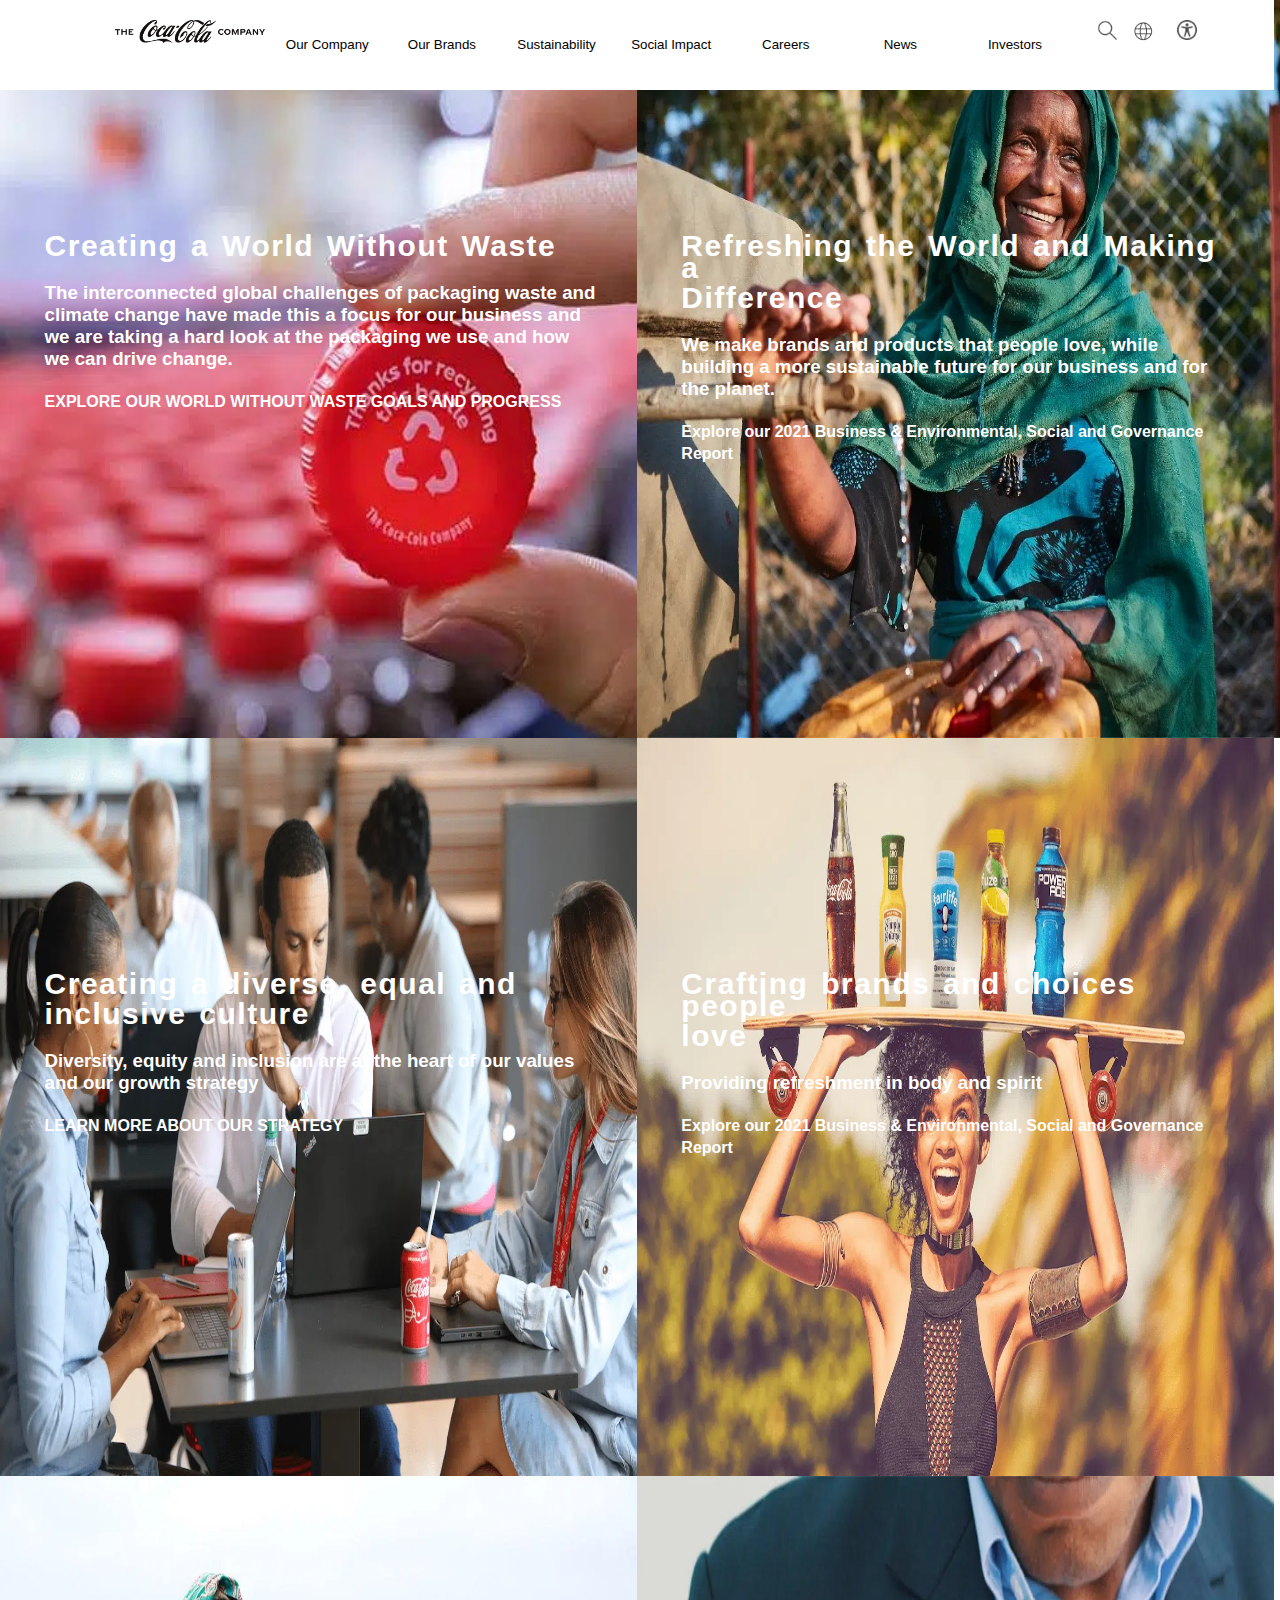
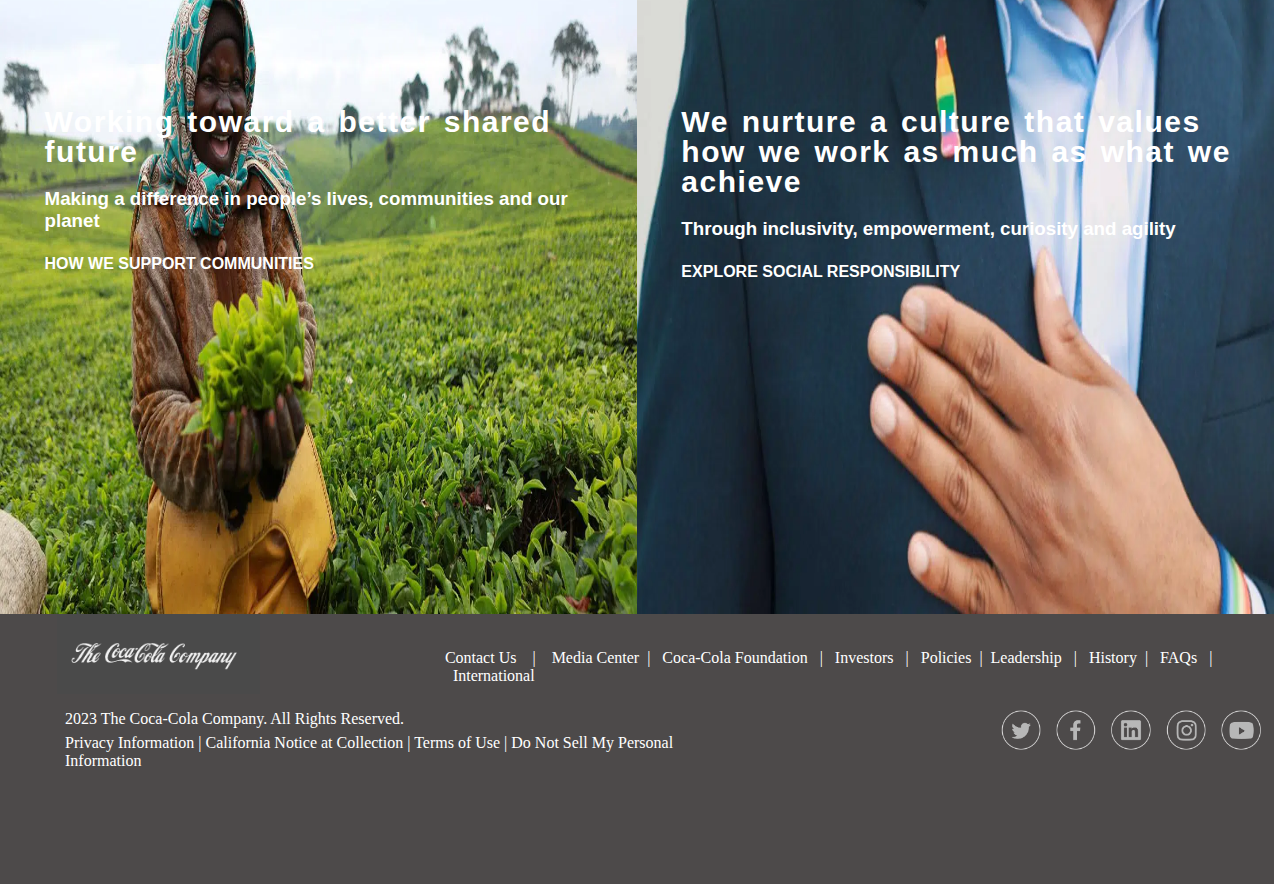
<file: new_web/Postgres-web/Coca_cola/Coca_index.html>
<html lang="en">
<head>
  <meta charset="UTF-8">
  <meta http-equiv="X-UA-Compatible" content="IE=edge">
  <meta name="viewport" content="width=device-width, initial-scale=1.0">
  <link rel="stylesheet" href="coca.css">
  <link rel="icon" href="images/title_logo.png">
  <title>Coca Cola</title>
</head>
<body>
  <div class="headdiv">
    <img src="images/TCCC_PrimaryWordmark_Horizontal_Black.png" alt="" width="150px" height="23px" style="margin-left: 115px; margin-top: 20px;">
    <button class="button1">Our Company</button>
    <button class="button2">Our Brands</button>
    <button class="button3">Sustainability</button>
    <button class="button4">Social Impact</button>
    <button class="button5">Careers</button>
    <button class="button6">News</button>
    <button class="button7">Investors</button>
    <img src="images/navSearchIcon.png" alt="" width="20px" height="20px" style="margin-top: 20px;margin-left: 25px;">
    <img src="images/navGlobalIcon.png" alt=""  width="30px" height="30px" style="margin-top: 20px; margin-left: 15px;" >
    <img src="images/navAccessibilityIcon.png" alt=""  width="20px" height="20px" style="margin-top: 20px;margin-left: 15px;">
  </div>
  <div class="firstdiv">
    <div class="firstdiv1">
      <img src="images/sodakuppy.jpg" alt="" width="100%" height="101%">
      <div class="contentdiv">
       <h2 style="font-size: 30px; word-spacing: 3px;letter-spacing: 1.5px;"> Creating a World Without Waste</h2>
      <h3>The interconnected global challenges of packaging waste and climate change have made this a focus for our business and we are taking a hard look at the packaging we use and how we can drive change.</h3>
        <h4>EXPLORE OUR WORLD WITHOUT WASTE GOALS AND PROGRESS</h4>

      </div>
    </div>
    <div class="firstdiv2">
      <img src="images/woman-fills-water-jug_crop_croped.jpg" alt="" width="110%" height="101%">
      <div class="contentdiv">
        <h2 style="font-size: 30px;word-spacing: 3px;letter-spacing: 1.5px;">Refreshing the World and Making a </h2>
        <h2 style="font-size: 30px;word-spacing: 3px;letter-spacing: 1.5px;margin-top: -17px;"> Difference</h2>
        <h3>We make brands and products that people love, while building a more sustainable future for our business and for the planet.</h3>
        <h4>Explore our 2021 Business & Environmental, Social and Governance Report</h4>

      </div>
    </div>
  </div>
  <div class="seconddiv">

    <div class="seconddiv1">
      <img src="images/coca-cola-racial-equality-1440x848.png" alt="" width="100%" height="101%">
      <div class="contentdiv">
        <h2 style="font-size: 30px;word-spacing: 3px;letter-spacing: 1.5px;">Creating a diverse, equal and </h2>
        <h2 style="font-size: 30px;word-spacing: 3px;letter-spacing: 1.5px;margin-top: -17px;">inclusive culture</h2>
        <h3>Diversity, equity and inclusion are at the heart of our values and our growth strategy</h3>
        <h4>LEARN MORE ABOUT OUR STRATEGY</h4>
      </div>
    </div>
    <div class="seconddiv2">
      <img src="images/coca-cola-portfolio-homepage-1440x848.png" alt="" width="100%" height="101%">
      <div class="contentdiv">        
        <h2 style="font-size: 30px;word-spacing: 3px;letter-spacing: 1.5px;">Crafting brands and choices people </h2>
        <h2 style="font-size: 30px;word-spacing: 3px;letter-spacing: 1.5px;margin-top: -17px;"> love</h2>
        <h3>Providing refreshment in body and spirit</h3>
        <h4>Explore our 2021 Business & Environmental, Social and Governance Report</h4>
      </div>
    </div>
  </div>


 <div class="thirddiv">
   <div class="thirddiv1">
     <img src="images/sustainable-agriculture-woman-farmer-horizontal.jpg" alt="" width="100%" height="101%">
     <div class="contentdiv">
      <h2 style="font-size: 30px;word-spacing: 3px;letter-spacing: 1.5px;"> Working toward a better shared </h2>
      <h2 style="font-size: 30px;word-spacing: 3px;letter-spacing: 1.5px;margin-top: -17px;"> future</h2>
      <h3>Making a difference in people’s lives, communities and our planet</h3>
      <h4>HOW WE SUPPORT COMMUNITIES</h4>
   </div>
   </div>
   <div class="thirddiv2">
     <img src="images/home-position-6.jpg" alt="" width="100%" height="101%">
     <div class="contentdiv">
      <h2 style="font-size: 30px;word-spacing: 3px;letter-spacing: 1.5px;">We nurture a culture that values </h2>
      <h2 style="font-size: 30px;word-spacing: 3px;letter-spacing: 1.5px;margin-top: -17px;">how we work as much as what we </h2>
      <h2 style="font-size: 30px;word-spacing: 3px;letter-spacing: 1.5px;margin-top: -17px;">achieve</h2>
      <h3>Through inclusivity, empowerment, curiosity and agility</h3>
      <h4>EXPLORE SOCIAL RESPONSIBILITY</h4>
     </div>
    </div>
   </div>
 <div class="footer">
  <div class="footerdiv1">
    <img src="images/Screenshot (36).png" alt="" style="margin-left: 57px;">
    <p style="color: white; margin-top: 35px;margin-left: 185px;">Contact Us &nbsp;&nbsp; | &nbsp;&nbsp; Media Center&nbsp;&nbsp;| &nbsp;&nbsp;Coca-Cola Foundation &nbsp;&nbsp;|&nbsp;&nbsp; Investors &nbsp;&nbsp;|&nbsp;&nbsp; Policies &nbsp;|&nbsp; Leadership &nbsp;&nbsp;|&nbsp;&nbsp; History&nbsp;&nbsp;|&nbsp;&nbsp; FAQs &nbsp;&nbsp;|&nbsp;&nbsp;International
    </p>
  </div>
  <p style="color: white;margin-left: 65px;">2023 The Coca-Cola Company. All Rights Reserved. </p>
  <div class="footerdiv2">
    <p style="color: white;margin-top: 25px;margin-left: 65px;">Privacy Information  |  California Notice at Collection   |   Terms of Use   |   Do Not Sell My Personal Information</p>
    <img src="images/twitter_circle.png" alt="" width="40px" height="40px" style="margin-left: 275px; margin-top: 1px;">
    <img src="images/facebook_circle.png" alt="" width="40px" height="40px" style="margin-left: 15px;margin-top: 1px;">
    <img src="images/linkedin_circle.png" alt="" width="40px" height="40px" style="margin-left: 15px;margin-top:  1px;">
    <img src="images/instagram_circle.png" alt="" width="40px" height="40px" style="margin-left: 15px;margin-top: 1px;">
    <img src="images/youtube_circle.png" alt="" width="40px" height="40px" style="margin-left: 15px;margin-top: 1px;">
  </div>
 </div>
</body>
</html>
</file>
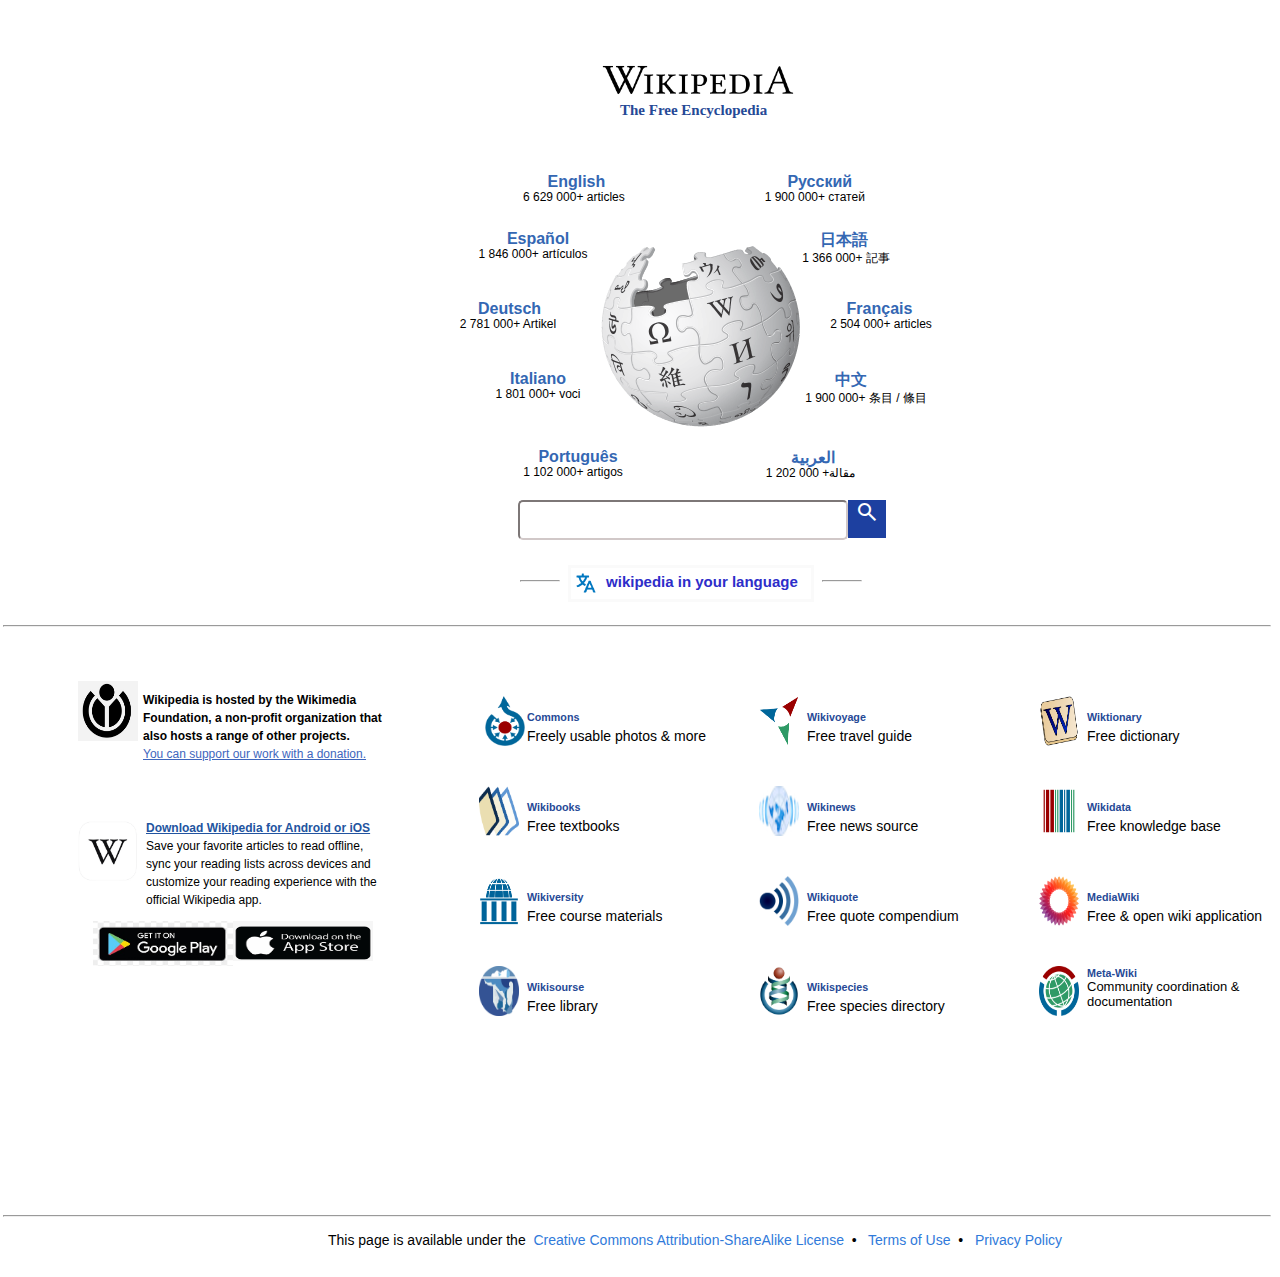
<file: new_web/Postgres-web/Wikki_web/wikki.html>
<html lang="en">
<head>
  <meta charset="UTF-8">
  <meta http-equiv="X-UA-Compatible" content="IE=edge">
  <meta name="viewport" content="width=device-width, initial-scale=1.0">
  <link rel="stylesheet" href="https://fonts.googleapis.com/css2?family=Material+Symbols+Outlined:opsz,wght,FILL,GRAD@48,400,0,0" />
  <link rel="stylesheet" href="wikki.css">
  <link rel="icon" href="images/wikipedia.png">
  <title>Wikki_Web</title>
</head>
<body>
  <div class="main">
    <div class="top">
    <!-- <strong>wikipedia</strong> -->
    <img src="images/pngegg.png" alt="" width="200px">
    <h6 style="font-family: 'Times New Roman', Times, serif;font-size: 15px;margin-top: 5px;margin-left: 22px;">The Free Encyclopedia</h6>
    
    
    </div>
      <div class="mainx">
        <div class="x1">
          <div class="x211a" style="margin-top: 15px; margin-left: 40px;">
            <h6 style="margin-left: 80px; margin-top: 8px; text-align: center; font-size: 16px; color: rgb(52, 103, 179);">English</h6>
             <p style="margin-left: 75px; margin-top: -38px; text-align: center; font-size: 12px;"> 6 629 000+ articles</p>
            
          </div>
          <div class="x211b" style="margin-top: 15px; margin-left: 150px;">
            <h6 style="margin-left: -90px; margin-top: 8px; text-align: center; font-size: 16px;color: rgb(52, 103, 179);">Русский</h6>
            <p style="margin-left: -100px; margin-top: -38px; text-align: center; font-size: 12px;">1 900 000+ статей</p>
          </div>
        </div>
        <div class="x2">
          <div class="x21">
            <div class="x211c" style="margin-top: 20px; ">
              <h6 style="margin-left: 80px; margin-top: 8px; text-align: center; font-size: 16px;color: rgb(52, 103, 179);">Español</h6>
              <p style="margin-left: 70px; margin-top: -38px; text-align: center; font-size: 12px;">1 846 000+ artículos</p>
            </div>
            <div class="x211d" style="margin-top: 30px;">
              <h6 style="margin-left: 23px; margin-top: 4px; text-align: center; font-size: 16px;color: rgb(52, 103, 179);">Deutsch</h6>
              <p style="margin-left: 20px; margin-top: -38px; text-align: center; font-size: 12px;">2 781 000+ Artikel</p>
            </div>
            <div class="x211e" style="margin-top: 30px;">
              <h6 style="margin-left: 80px; margin-top: 2px; text-align: center; font-size: 16px;color: rgb(52, 103, 179);">Italiano</h6>
              <p style="margin-left: 80px; margin-top: -38px; text-align: center; font-size: 12px;">1 801 000+ voci</p>
            </div>
          </div>
          <div class="x22">
            <img src="images/Wikipedia-logo-v2.png" alt="" style="margin-top: 35px; margin-left: 13px;">
          </div>
          <div class="x23">
           <div class="x211f" style="margin-top: 20px;">
            <h6 style="margin-right: 95px; margin-top: 8px; text-align: center; font-size: 16px;color: rgb(52, 103, 179);">日本語</h6>
            <p style="margin-right: 90px; margin-top: -38px; text-align: center; font-size: 12px;">1 366 000+ 記事</p>
          </div>
           <div class="x211g" style="margin-top: 30px;">
            <h6 style="margin-right: 23px; margin-top: 4px; text-align: center; font-size: 16px;color: rgb(52, 103, 179);">Français</h6>
            <p style="margin-right: 20px; margin-top: -38px; text-align: center; font-size: 12px;">2 504 000+ articles</p>
          </div>
           <div class="x211h" style="margin-top: 30px;">
            <h6 style="margin-right: 80px; margin-top: 8px; text-align: center; font-size: 16px;color: rgb(52, 103, 179);">中文</h6>
            <p style="margin-right: 50px; margin-top: -38px; text-align: center; font-size: 12px;">1 900 000+ 条目 / 條目</p>
          </div>
          </div>
        </div>
       <div class="x3">
        <div class="x211i" style="margin-bottom: 15px; margin-left: 40px;">
          <h6 style="margin-left: 80px; margin-top: 8px; text-align: center; font-size: 16px;color: rgb(52, 103, 179);">Português</h6>
          <p style="margin-left: 70px; margin-top: -38px; text-align: center; font-size: 12px;">1 102 000+ artigos</p>
        </div>
        <div class="x211j" style="margin-bottom: 15px; margin-left: 150px;">
          <h6 style="margin-left: -110px; margin-top: 8px; text-align: center; font-size: 16px;color: rgb(52, 103, 179);">العربية</h6>
          <p style="margin-left: -115px; margin-top: -38px; text-align: center; font-size: 12px;"> 1 202 000 +مقالة </p>
        </div>
       </div>
       <div class="ss">
       <input class="seachbar" type="text" placeholder="" style="width: 330px;height: 40px;border-color: rgb(209, 200, 200);margin-left: 110px;">
       <span class="material-symbols-outlined search-button" style="background-color: rgb(29, 64, 160); height: 38px; width: 38px; color: white;text-align: center;justify-content: center;cursor: pointer; ">
        search
        </span>
      </div>
    
      <div class="handbut">
        <div class="handbut_div1">
          <hr style="margin-top: 15px; margin-right: 8px;">
        </div>
        <div class="handbut_div2">
          <img src="images/4me-icon-translate.png" alt="" width="30px" height="30px">
          <h6 style="color: rgb(45, 45, 201); margin-top: 5px; font-size: 15px; margin-left: 5px;"><strong>wikipedia in your language</strong> </h6>
        </div>
        <div class="handbut_div1">
          <hr style="margin-top: 15px;margin-left: 8px;">
        </div>
        
      </div>
      <div class="fotterhrtop">
        <hr >
      </div>
      <div class="seconddivmain">
          <div class="wiki_foundation_div">

            <div class="wiki_foundation_div_1">
              <div class="wiki_foundation_div_1_pic">
                <img src="images/small_found_crop.jpg" alt="" width="60px" height="60px" style="margin-top: 30px;" >
              </div>
              <div class="wiki_foundation_div_1_content">
                <p style="font-size: 12px; margin-top: 40px;line-height: 18px; margin-left: 5px;"><strong> Wikipedia is hosted by the Wikimedia Foundation, a non-profit organization that also hosts a range of other projects.</strong></p>
                <p style="color: rgb(62, 102, 189);font-size: 12px;margin-top: -10px; margin-left: 5px;"><u>You can support our work with a donation.</u></p>
              </div>
            </div>
            <div class="wiki_foundation_div_2">
              <div class="wiki_foundation_div_1_pic">
                <img src="images/Wikipedia_app_icon.jpg" alt="" width="60px" height="60px" style="margin-top: 20px;" >
              </div>
              <div class="wiki_foundation_div_1_content">
                <p style="font-size: 12px; margin-top: 20px; color: rgb(34, 84, 160); margin-left: 8px;"><u><strong> Download Wikipedia for Android or iOS</strong></u></p>
                <p style="font-size: 12px;margin-top: -10px;  margin-left: 8px; line-height: 18px;">Save your favorite articles to read offline, sync your reading lists across devices and customize your reading experience with the official Wikipedia app.</p>
              </div>
            </div>
            <div class="wiki_foundation_div_3">
              <img src="images/playstore_crop.jpg" alt="" width="140px" height="45px" style="margin-left: 15px;" >
              <img src="images/app_store.png" alt="" width="140px" height="40px">
            </div>

          </div>
          <div class="iconandcontent">
              <div class="smalldivs" style="margin-top: 35px;"> 
              <div class="small">
                <div class="smalldivsmall">
                  <img src="images/1.png" alt="" width="40px" height="50px" style="margin-top: 10px; margin-left: 18px;">
                </div>
                <div class="smalldivsmall_div">
                  <h6>Commons</h6>
                  <p style="margin-top: -20px;">Freely usable photos & more</p>
                </div>  
              </div>
              <div class="small" style="margin-left: 25px;">
                <div class="smalldivsmall">
                  <img src="images/2.png" alt="" width="40px" height="50px" style="margin-top: 10px; margin-left: 12px;">
                </div>
                <div class="smalldivsmall_div">
                  <h6>Wikivoyage</h6>
                  <p style="margin-top: -20px;">Free travel guide</p>
                </div>  
              </div>
              <div class="small" style="margin-left: 25px;">
                <div class="smalldivsmall">
                  <img src="images/3.png" alt="" width="40px" height="50px" style="margin-top: 10px; margin-left: 12px;">
                </div>
                <div class="smalldivsmall_div">
                  <h6>Wiktionary</h6>
                  <p style="margin-top: -20px;">Free dictionary</p>
                </div>  
              </div>
              </div>
              <div class="smalldivs" style="margin-top: 15px;">
                <div class="small">
                  <div class="smalldivsmall">
                    <img src="images/4.png" alt="" width="40px" height="50px" style="margin-top: 10px; margin-left: 12px;">
                  </div>
                  <div class="smalldivsmall_div">
                    <h6>Wikibooks</h6>
                    <p style="margin-top: -20px;">Free textbooks</p>
                  </div>  
                </div>
                <div class="small" style="margin-left: 25px;">
                  <div class="smalldivsmall">
                    <img src="images/5.png" alt="" width="40px" height="50px" style="margin-top: 10px; margin-left: 12px;">
                  </div>
                  <div class="smalldivsmall_div">
                    <h6>Wikinews</h6>
                    <p style="margin-top: -20px;">Free news source</p>
                  </div>  
                </div>
                <div class="small" style="margin-left: 25px;">
                  <div class="smalldivsmall">
                    <img src="images/6.png" alt="" width="40px" height="50px" style="margin-top: 10px; margin-left: 12px;">
                  </div>
                  <div class="smalldivsmall_div">
                    <h6>Wikidata</h6>
                    <p style="margin-top: -20px;">Free knowledge base</p>
                    
                  </div>  
                </div>
              </div>
              <div class="smalldivs" style="margin-top: 15px;">
                <div class="small">
                  <div class="smalldivsmall">
                    <img src="images/7.png" alt="" width="40px" height="50px" style="margin-top: 10px; margin-left: 12px;">
                  </div>
                  <div class="smalldivsmall_div">
                    <h6>Wikiversity</h6>
                    <p style="margin-top: -20px;">Free course materials</p>
                    
                  </div>  
                </div>
                <div class="small" style="margin-left: 25px;">
                  <div class="smalldivsmall">
                    <img src="images/8.png" alt="" width="40px" height="50px" style="margin-top: 10px; margin-left: 12px;">
                  </div>
                  <div class="smalldivsmall_div">
                    <h6>Wikiquote</h6>
                    <p style="margin-top: -20px;">Free quote compendium</p>
                    
                  </div>  
                </div>
                <div class="small" style="margin-left: 25px;">
                  <div class="smalldivsmall">
                    <img src="images/9.png" alt="" width="40px" height="50px" style="margin-top: 10px; margin-left: 12px;">
                  </div>
                  <div class="smalldivsmall_div">
                    <h6>MediaWiki</h6>
                     <p style="margin-top: -20px;">Free & open wiki application</p>
                    
                  </div>  
                </div>
              </div>
              <div class="smalldivs" style="margin-top: 15px;"> 
                <div class="small">
                  <div class="smalldivsmall">
                    <img src="images/10.png" alt="" width="40px" height="50px" style="margin-top: 10px; margin-left: 12px;">
                  </div>
                  <div class="smalldivsmall_div">
                    <h6>Wikisourse</h6>
                    <p style="margin-top: -20px;">Free library</p>
                  </div>  
                </div>
                <div class="small" style="margin-left: 25px;">
                  <div class="smalldivsmall">
                    <img src="images/11.png" alt="" width="40px" height="50px" style="margin-top: 10px; margin-left: 12px;">
                  </div>
                  <div class="smalldivsmall_div">
                    <h6>Wikispecies</h6>
                    <p style="margin-top: -20px;">Free species directory</p>
                  </div>  
                </div>
                <div class="small" style="margin-left: 25px;">
                  <div class="smalldivsmall">
                    <img src="images/12.png" alt="" width="40px" height="50px" style="margin-top: 10px; margin-left: 12px;">
                  </div>
                  <div class="smalldivsmall_div">
                    <h6 style="margin-top: 11px;">Meta-Wiki</h6>
                    <p style="margin-top: -25px; font-size: 13px;">Community coordination & documentation</p>

                    
                  </div>  
                </div>
              </div>

          </div>
      </div>   
      <div class="fotterhr">
        <hr>
      </div>
      <div class="fotterdiv">
        <p style="margin-left: 330px;">This page is available under the  &nbsp; </p>
         <p style="cursor: pointer; color: rgb(48, 122, 218); "> Creative Commons Attribution-ShareAlike License &nbsp;<span style="color: black;">&#x2022</span> &nbsp; Terms of Use &nbsp;<span style="color: black;">&#x2022</span> &nbsp; Privacy Policy</p>
      </div>
  </div>
  
</body>
</html>
</file>
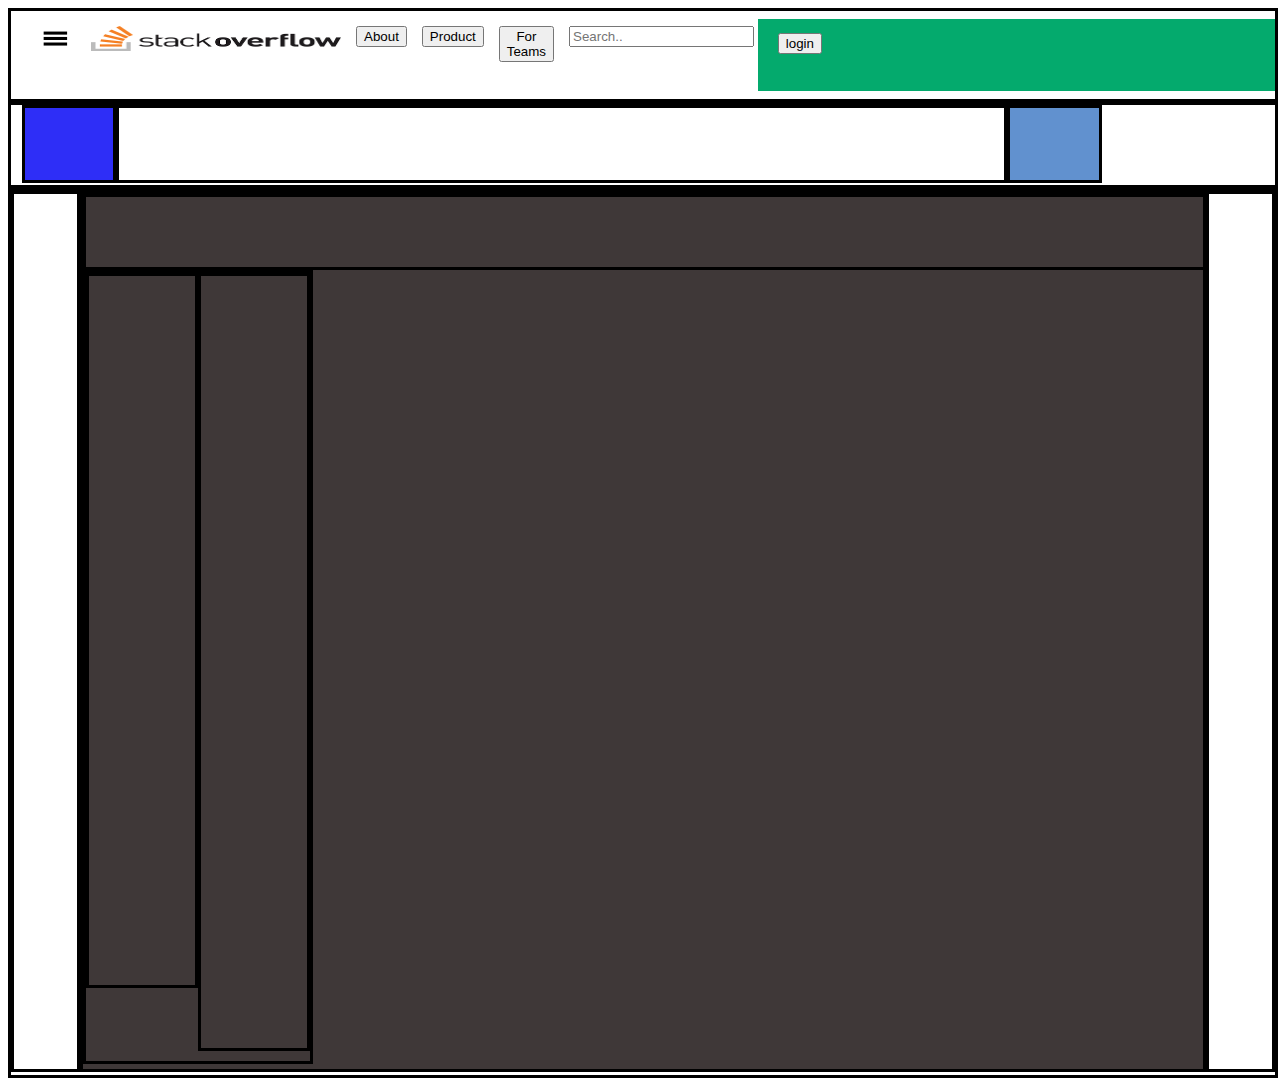
<file: new_web/Stack_overflow/New_stack/stack.html>
<html lang="en">
<head>
    <meta charset="UTF-8">
    <meta http-equiv="X-UA-Compatible" content="IE=edge">
    <meta name="viewport" content="width=device-width, initial-scale=1.0">
    
    <title>Demo Stack</title>
    <link rel="stylesheet" href="stack.css">
</head>
<body>
    

    <div class="head">
       <div class="menu">
        <img src="threelines.png" width="50" height="25">
         </div>
         <div class="stack">
            <img src="stack.png" width="250" height="25">
         </div>
         <div class="div2">
            <button>About</button>
            </div>
            <div class="div2">
                <button>Product</button>
            </div>
            <div class="div2">
                <button>For Teams</button>
            </div>
         <div class="search">
         <input type="text" placeholder="Search..">
        </div>
        <div class="button1">
            <button>login</button>
        </div>
    </div>
    <div class="seconddiv">

        <div class="insidesecond">

        </div>
        <div class="insidesecond_2">

        </div>
        <div class="insidesecond_3">

        </div>
    </div>
    <div class="div3">
        <div class="div301"></div>
        <div class="div302">
            <div class="div3021"></div>
            <div class="designdiv3022">
                <div class="designdiv3022sec"></div>
                <div class="designdiv3022sec1"></div>
            </div>
        </div>
        <div class="div303"></div>
    </div>

</body>
</html>
</file>
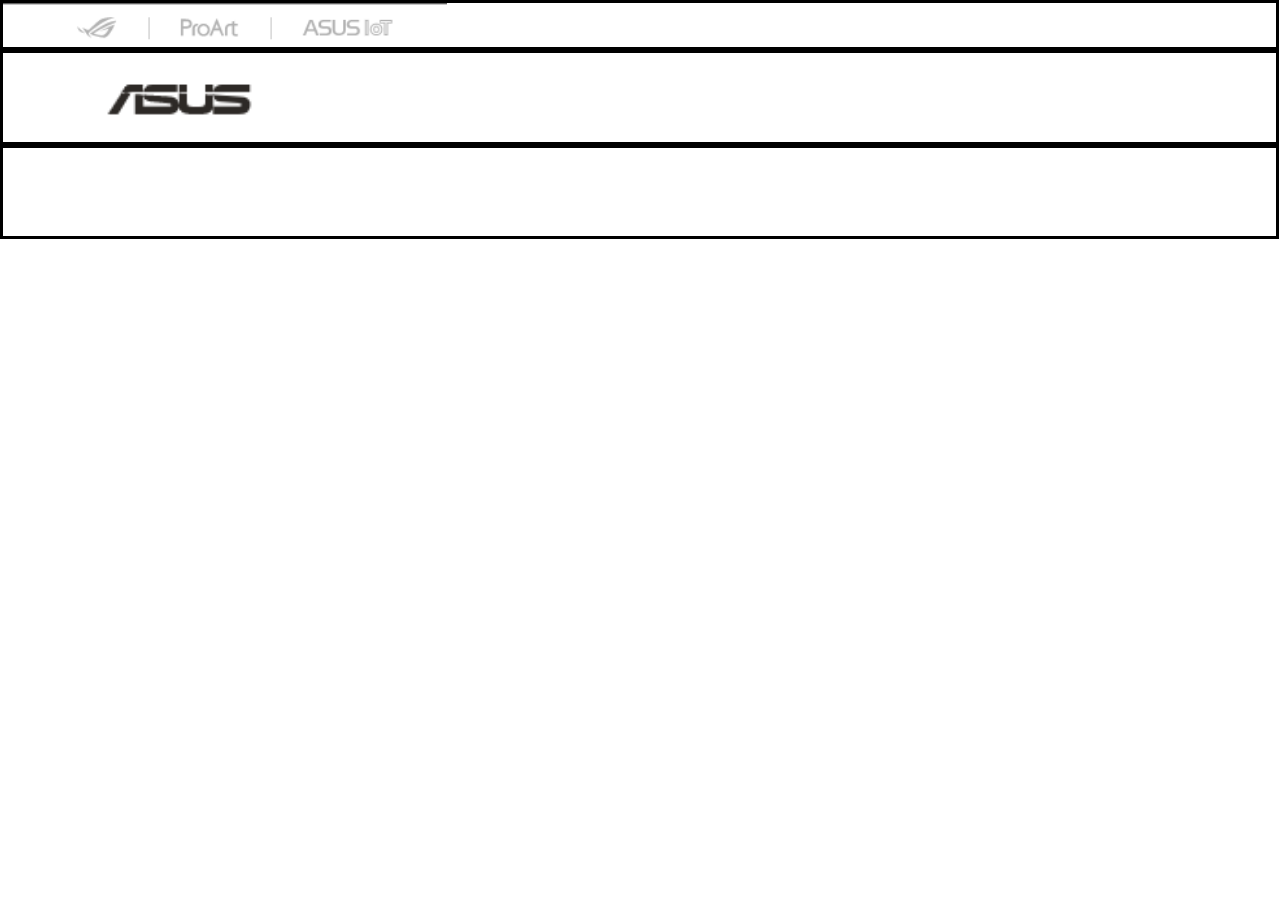
<file: new_web/Postgres-web/carhat_web/Asuz_india/Himeasuz.html>
<html lang="en">
<head>
  <meta charset="UTF-8">
  <meta http-equiv="X-UA-Compatible" content="IE=edge">
  <meta name="viewport" content="width=device-width, initial-scale=1.0">
  <link rel="stylesheet" href="asuz.css">
  <title>Azus</title>
</head>
<body>
    <div class="header">
      <img src="images/Screenshot (39).png" alt="">
      <p style="margin-left: 930px;margin-top: 8px;">Gaming</p>
    </div>
    <div class="header1">
      <img src="images/Screenshot (40).png" alt="">
    </div>
    <div class="header2"></div>
</body>
</html>
</file>
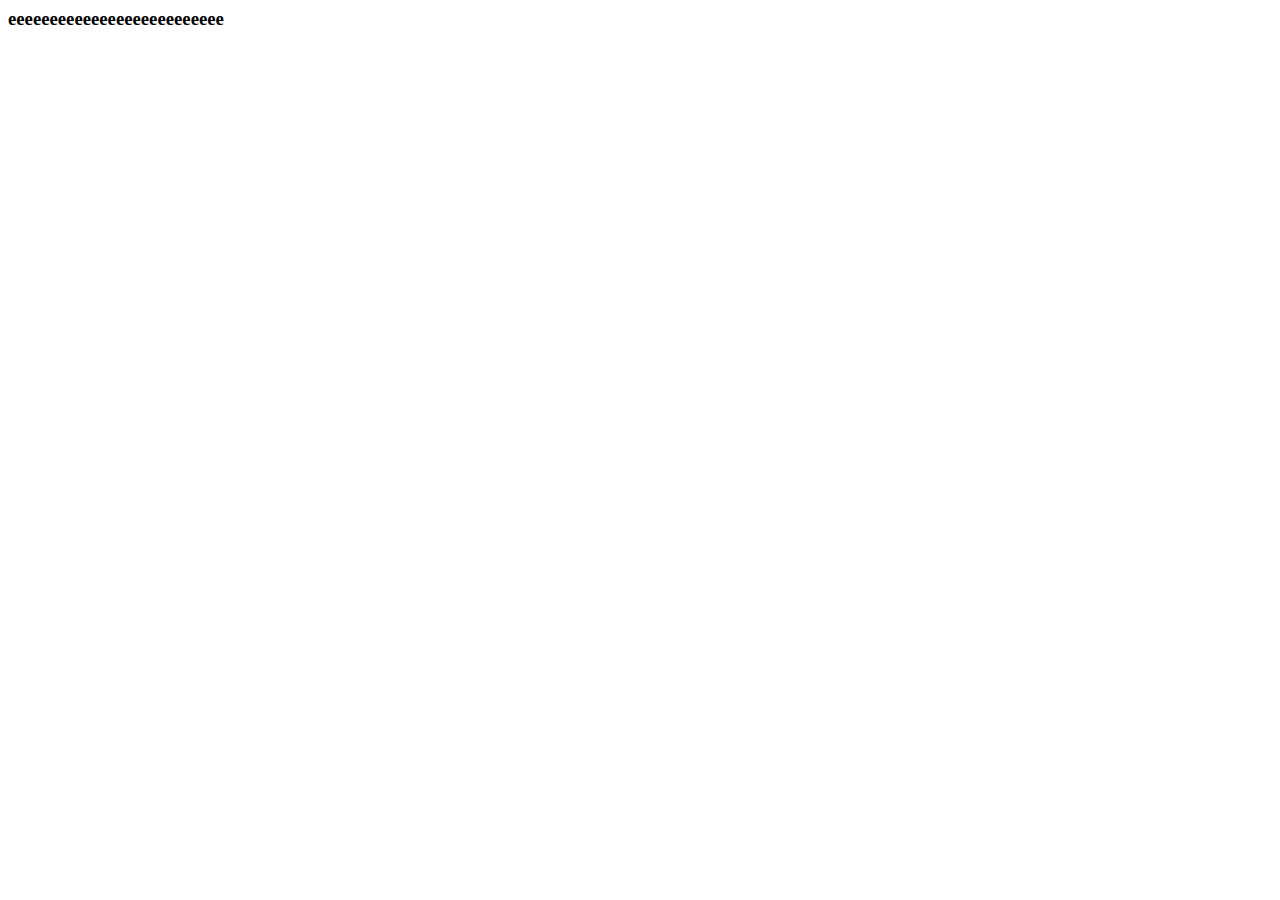
<file: new_web/Stack_overflow/New_stack/Postgres_web/postgres-home.html>
<html lang="en">
<head>
    <meta charset="UTF-8">
    <meta http-equiv="X-UA-Compatible" content="IE=edge">
    <meta name="viewport" content="width=device-width, initial-scale=1.0">
    <title>PostgreSQL</title>
</head>
<body class="body">
    <div class="h3333333333">
        <h3>eeeeeeeeeeeeeeeeeeeeeeeeee</h3>
    </div>
    
</body>
</html>
</file>
<file: new_web/style.css>
body
{
    background-color: #1D1E22 !important;
    }

    .container
    {
    display: flex;
    align-items: center;
    justify-content: center;
    height: 100vh;
    width: 100%;
    }

    .shop-now
    {
        font-weight: 500;
        position: relative;
        color: white;
        text-decoration: none;
        font-size: 20px;
        padding: 20px 40px;
        background-color: #ffb84c;
        border: 3px solid #ffb84c;
        transition: all 0.5s;

    }
    .shop-now::after{
        bottom: -15px;
        right: -15px;
        border-width: 0 3px 3px 0;
    }
    .shop-now:hover{
        color: #ffb84c;
        background: transparent;     

    }
    .shop-now:hover::after,
    .shop-now:hover::before{
        width: calc(100% + 30px);
        height:  calc(100% +30px);
    }
</file>
<file: new_web/Google_Play_services/google.css>
body{
  margin-top: 0%;
  margin-left: 0%;
  margin-right: 0%;
}
.header
{
  /* border-style: solid; */
  width: 100%;
  height: 7%;
  display: flex;
  position: fixed;
  background-color: white;
  z-index: 1;
  border-bottom: 1px solid rgb(145, 144, 144);
}
.seachbar
{
  background-color: white;
  width: 15%;
  height: 33px;
  position: relative;
  display: flex;
  flex-wrap: wrap;
  margin-left: 540px; 
  margin-bottom: 5px;
  border-radius: 5px;
  font-size: 1em;
  margin-top: 5px;
    font-family: 'Open Sans', sans-serif;
    cursor: pointer;
    background-color: rgb(240, 238, 238);
    border: none;
}
.languagediv
{
  /* border-style:solid; */
  width: 136px;
  height: 30px;
  margin-top: 4px;
  margin-left: 11px;
  display: flex;
  border: 1px solid rgb(139, 137, 137);
  border-radius: 5px;
}
.more
{
  border: 2px solid rgb(153, 152, 152);
  width: 30px;
  height: 30px;
  margin-left: 20px;
  margin-top: 6px;
  border-radius: 17px;
}
.googleaccount
{
  border: 2px solid rgb(153, 152, 152);
width: 30px;
height: 30px;
margin-left: 10px;
margin-top: 6px;
border-radius: 17px;
}
.header2
{
  /* border-style: solid; */
  width: 100%;
  height: 20%;
  display: flex;
  background-color: rgb(36, 136, 49);
}
.header3
{
  /* border-style: solid; */
  width: 100%;
  height: 4.5%;
  display: flex;
  background-color: rgb(36, 136, 49);
}
button:hover
{
  color: rgb(100, 94, 94);
  cursor: pointer;
}
.maindiv
{
  position: relative;
  width: 99%;
  height: 99%;
  /* border-style: solid; */
  /* position: relative; */
  display: flex;
  
}
.imd
{
  width: 65%;
height: 86%;
/* border-style: solid; */
}
.contentdivtop
{
  width: 30%;
  height: 65%;
  /* border-style: solid; */
  /* position: absolute; */
  margin-top: 100px;
  margin-left: 3%;
  line-height: 23px;
}
.contentdivbutton
{
  /* border-style: solid; */
  width: 385px;
  height: 55px;
  margin-top: 25px;
  display: flex;
  margin-left: -5px;
}
button
{
  padding: 6px;
  color: rgb(72, 72, 177);
   height: 30px; 
   /* margin-top: 18px; */
   border:none;
   background-color: white;
   border-radius: 5px;
  
}
button:hover
{
  background-color: rgb(189, 220, 240);
}
.thirddiv
{
  width: 99.5%;
  height: 84%;
  /* border-style: solid; */
  margin-top: 20px;
  display: flex;
}
.insidethirddiv
{
  width: 30.5%;
height: 90%;
/* border-style: solid; */
}
.singlediv
{
  width: 100%;
  height: 9%;
  /* border-style: solid; */
}
.fourthdiv
{
  width: 99.5%;
  height: 64%;
  /* border-style: solid; */
  margin-top: 0px;
  display: flex;
 
}
.imagediv
{
  /* border-style:solid; */
  width: 47%;
  height: 87.3%;
  margin-left: 25px;
  cursor: pointer;
  margin-top: 15px;
  
}
.fifthdiv
{
  width: 99.5%;
  height: 30%;
  /* border-style: solid; */
  /* border-color: red; */
  margin-top: 0px;
  display: flex;
 
}
.contentdiv
{
  /* border-style:solid; */
  width: 47%;
  height: 90%;
  margin-left: 25px;
  cursor: pointer;
  margin-top: 0px;
  
}
.contentdiv2
{
  /* border-style:solid; */
  /* border-color: blueviolet; */
  width: 47%;
  height: 90%;
  margin-left: 25px;
  cursor: pointer;
  margin-top: 0px;
  
}
.sixthdiv
{
  width: 99.5%;
  height: 30%;
  /* border-style: solid; */
  /* border-color: red; */
  margin-top: 0px;
  display: flex;
 
}
.smalldivs
{
  height: 86%;
  width: 13%;
  /* border-style: solid; */
  margin-left: 10%;
  margin-top: 25px;
  margin-bottom: 15px;
  cursor: pointer;
}
.insidesmalldiv
{
  height: 53%;
  width: 90%;
  /* border-style: solid; */
  margin-left: 6px;
}
.seventhdiv
{
  width: 99.5%;
  height: 23%;
  /* border-style: solid; */
  /* border-color: red; */
  margin-top: 0px;
  display: flex;
 display: flex;
}
.seventhsmall
{
  height: 96%;
  width: 30%;
  /* border-style: solid; */
  margin-left: 20px;
}
.linkp
{
  font-family:Verdana, Geneva, Tahoma, sans-serif;
  font-size: 14px;
  cursor: pointer;
}
.linkp:hover
{
  color: rgb(65, 119, 163);
}
.eightdiv
{
  width: 99.5%;
  height: 8%;
  /* border-style: solid; */
  /* border-color: red; */
  margin-top: 0px;
  display: flex;
 
}
.iconbu
{
  font-family:Verdana, Geneva, Tahoma, sans-serif;
  font-size: 13px;
  cursor: pointer;
  margin-left: 40px;
  text-align: center;
  margin-top: 18px;
}
.iconbu:hover
{
  color: rgb(65, 119, 163);
}
.footer
{
  width: 99.5%;
  height: 8%;
  /* border-style: solid; */
  /* border-color: red; */
  margin-top: 0px;
  display: flex;
}
.divforbut
{
  width: 110px;
  height: 30px;
  /* border-style: solid; */
  border-radius: 6px;
  background-color: rgb(32, 128, 207);
  margin-top: 10px;
  margin-left: 20px;
  cursor: pointer;
  
}
.languagedivfotter
{
  border-style:solid;
  width: 136px;
  height: 30px;
  margin-top: 9px;
  margin-left: 11px;
  display: flex;
  border: 1px solid rgb(139, 137, 137);
  border-radius: 5px;
}
</file>
<file: new_web/Postgres-web/styles/postgres.css>
body
{
  margin: 0px;
  padding: 0px;
  font-family: 'Open Sans', sans-serif;
}
.topdiv
{
  background-color:#212121;
  width: 100%;
  height: 9px;
  margin-top: 0px;
  padding-top: 7px;
  padding-left: 10px;
  padding-bottom: 30px;
  display: flex;
}
.home_button
{
  color:#699eca;
  background-color: transparent;
  height: 200%;
  margin-top: 6px;
  margin-left: 20px;
  border: none;
  font-size: 0.95rem;
  text-decoration: none;
  cursor: pointer;
  font-size: 14px;
  font-weight: 400;
  text-align: center;
}
.about_button
{
  color:#699eca;
  background-color: transparent;
  height: 200%;
  margin-top: 6px;
  margin-left: 2px;
  border: none;
  font-size: 0.95rem;
  text-decoration: none;
  cursor: pointer;
  font-size: 14px;
  font-weight: 400;
  text-align: center;
}
.download_button
{
  color: #699eca;
  background-color: transparent;
  height: 200%;
  margin-top: 6px;
  margin-left: 2px;
  border: none;
  font-size: 0.95rem;
  text-decoration: none;
  cursor: pointer;
  font-size: 14px;
  font-weight: 400;
  text-align: center;
}
.documentation_button
{
  color:#699eca;
  background-color: transparent;
  height: 200%;
  margin-top: 6px;
  margin-left: 2px;
  border: none;
  font-size: 0.95rem;
  text-decoration: none;
  cursor: pointer;
  font-size: 14px;
  font-weight: 400;
  text-align: center;
}
.community_button
{
  color:#699eca;
  background-color: transparent;
  height: 200%;
  margin-top: 6px;
  margin-left: 2px;
  border: none;
  font-size: 0.95rem;
  text-decoration: none;
  cursor: pointer;
  font-size: 14px;
  font-weight: 400;
  text-align: center;
}
.developers_button
{
  color:#699eca;
  background-color: transparent;
  height: 200%;
  margin-top: 6px;
  margin-left: 2px; 
  border: none;
  font-size: 0.95rem;
  text-decoration: none;
  cursor: pointer;
  font-size: 14px;
  font-weight: 400;
  text-align: center;

}
.support_button
{
  color:#699eca;
  background-color: transparent;
  height: 200%;
  margin-top: 6px;
  margin-left: 2px; 
  border: none;
  font-size: 0.95rem;
  text-decoration: none;
  cursor: pointer;
  font-size: 14px;
  font-weight: 400;
  text-align: center;
}
.donate_button
{
  color:#699eca;
  background-color: transparent;
  height: 200%;
  margin-top: 6px;
  margin-left: 2px; 
  border: none;
  font-size: 0.95rem;
  text-decoration: none;
  cursor: pointer;
  font-size: 14px;
  font-weight: 400;
  text-align: center;
}
.account_button
{
  color:#699eca;
  /*background-color:#212121;*/
  background-color: transparent;
  height: 200%;
  margin-top: 6px;
  margin-left: 2px; 
  border: none;
  font-size: 0.95rem;
  text-decoration: none;
  cursor: pointer;
  font-size: 14px;
  font-weight: 400;
  text-align: center;
}
.seachbar
{
  background-color: white;
  width: 15%;
  height: 33px;
  position: relative;
  display: flex;
  flex-wrap: wrap;
  margin-left: 270px; 
  margin-bottom: 5px;
  border-radius: 5px;
  font-size: 1em;
    font-family: 'Open Sans', sans-serif;
    cursor: pointer;
}
.second-div
{
  display: flex;
  justify-content: center; 
  align-items: center;
  background-color: #699eca;
  width: 100%;
  height: 20px;
  /* border-color: red; */
  /* border-style: solid; */
  margin-bottom: 100px;
  padding-bottom: 11px;
  text-align: center;
  font-size: 14px;
 
}
.position_3div
{
  width: 100%;
  height: 50%;
  margin-top: 0px;
  padding-top: 0px;
  padding: 0px;
  margin: 0px;
  /* border-color: black; */
  /* border-style: solid; */
  position: relative;
  
  
}
/* .container */
/* { */
  /* max-width: 1000px; */
  /* width: 70%; */
   /* color: white; */
    /* padding-left: 15px; */
    /* border-color: black; */
    /* border-style: solid; */
    /* margin-top: -500px; */
    /* margin-bottom: 100px; */
    /* position: absolute; */
/*      */
/*   */
/* } */

/* .container1 */
/* { */
  /* max-width: 1400px; */
  /* width: 30%; */
    /* padding-right: 15px; */
    /* padding-left: 15px; */
    /* margin-right: 40%; */
    /* margin-left: 40%; */
    /* border-color: black; */
    /* border-style: solid; */
/* } */


.download1
{
  background-color: #d4d4d4;
  color: black;
  border-color: #ccc;
  display: inline-block;
  font-weight: 400;
  text-align: center;
  vertical-align: middle;
  cursor: pointer;
  border: 1px solid transparent;
  padding: 0.375rem 0.75rem;
    font-size: 1rem;
    line-height: 1.5;
    border-radius: 0.25rem;
    margin-left: 35%;
    margin-top: 206px;
    padding-left: 64px;
    padding-right: 64px;
    font-size: 15px;
    height: 35px;
}
.new1
{
  background-color: #d4d4d4;
  color: black;
  border-color: #ccc;
  display: inline-block;
  font-weight: 400;
  text-align: center;
  vertical-align: middle;
  cursor: pointer;
  border: 1px solid transparent;
  padding: 0.375rem 0.75rem;
    font-size: 1rem;
    line-height: 1.5;
    border-radius: 0.25rem;
    margin-left: 1px;
    margin-top: 206px;
    padding-left: 30px;
    padding-right: 30px;
    font-size: 15px;
    height: 35px;
}
.division4
{
  background-color: #212121;
  height: 170%;
  width: 100%;
  /* border-color: rgb(250, 204, 0); */
  /* border-style: solid; */
  display: flex;
  
}
.divisionof1
{
  background-color: #212121;
  height: 100%;
  width: 12%;
  /* border-color: rgb(26, 6, 136); */
  /* border-style: solid; */
}
.divisionof2
{
  background-color: #212121;
  height: 97%;
  width: 76%;
  /* border-color: black; */
  /* border-style: solid; */
  display: flex;
  margin-top: 1.7%;
}
.newtopostgres
{
  background-color: #212121;
  /* border-color: rgb(201, 20, 20); */
  /* border-style: solid; */
  height: 99%;
  width: 48%;
  margin-right: 30px;
  margin-top: 1px;
}
.latestrelese
{
  background-color: #212121;
  /* border-color: rgb(201, 20, 20); */
  /* border-style: solid; */
  height: 99%;
  width: 48%;
}
.but_learn
{
  /* border-style: solid; */
  width: 90%;
  height: 10%;
  display: flex;
}
.why_button
{
  /* border-style:solid; */
width: 90%;
height: 10%;
display: flex;
}
.why_but1
{
  margin-left: 20px;
  margin-top: 15px;
  position: relative;
  bottom: 0; 
  color: #ffffff; 
  background-color: transparent;
  border-radius: 4px;
  border-color: rgb(184, 178, 178);
  width: 200px;
   height: 40px;
}
.why_but1:hover
{
  background-color: #8f8a8a;
}
.security
{
  margin-left: 10px;
   margin-top: 15px;
   position: relative;
   bottom: 0;  color: #fdfdfd; 
  background-color: transparent; 
  border-radius: 4px;
  border-color:rgb(184, 178, 178);
  width: 200px; 
  height: 40px;
}
.security:hover
{
  background-color: #8f8a8a;
}
.content_why
{
 color: white;
  box-sizing: border-box;
   display: block;
margin-block-start: 1em;
margin-block-end: 1em;
margin-inline-start: 0px;
margin-inline-end: 0px; 
text-align: left; 
box-sizing: border-box;
 font-family: 'Open Sans', sans-serif;
  font-weight: 400;
  font-size: small;
   font-size: 11.5pt;
  
}
.download_button_under
{
  margin-left: 130px;
   margin-top: 5px; 
   position: relative;
    bottom: 0;  
    color: #000000; 
    background-color: #699eca;
     border-radius: 5px;
     border: none; 
     width: 200px; 
  height: 40px;
}
.download_button_under:hover
{
  background-color: rgb(70, 68, 68);
}
.more_button
{
  margin-left: 20px;
   margin-top: 20px;
    position: relative; 
    bottom: 0;  color: #000000;
     background-color: #699eca;
      border-radius: 5px;
      border: none; 
      width: 200px;
   height: 40px;
}
.matrix_button
{
  margin-left: 10px; 
  margin-top: 20px;
   position: relative;
    bottom: 0; 
     color: #000000;
     background-color: #699eca;
      border-radius: 5px;
      border: none; 
      width: 200px; 
      height: 40px;
}
.more_button:hover
{
  background-color: rgb(70, 68, 68);
}
.matrix_button:hover
{
  background-color: rgb(70, 68, 68);
}


.upcomingevents
{
  background-color: #212121;
  /* border-color: rgb(42, 241, 2); */
  /* border-style: solid; */
  height: 35%;
  width: 99%;
  margin-right: 30px;
  margin-top: 20%;
}
.mailinglist
{
  background-color: #212121;
  /* border-color: rgb(42, 241, 2); */
  /* border-style: solid; */
  height: 30%;
  width: 99%;
  margin-right: 30px;
  margin-top: -54px;
}
.search-button
{
  background-color: white;
  color:rgb(80, 83, 231);
  height:30px;
  width: 30px;
  border-radius: 3px;
  margin-top: 2px;
  align-items: center;
  cursor: pointer;
}
.check_div
{
  width: 90%;
height: 10%;
display: flex;
/* border-style: solid; */
}
.check_shed
{
  margin-left: 20px;
   margin-top: 36px;
    position: relative; 
    bottom: 0;  color: #000000;
     background-color: #699eca;
      border-radius: 5px;
      border: none; 
      width: 200px;
   height: 40px;
}
.add_event
{
  margin-left: 10px; 
  margin-top: 36px;
   position: relative;
    bottom: 0; 
     color: #000000;
     background-color: #699eca;
      border-radius: 5px;
      border: none; 
      width: 200px; 
      height: 40px;
}
.check_shed:hover
{
  background-color: rgb(70, 68, 68);
}
.add_event:hover
{
  background-color: rgb(70, 68, 68);
}
.subs
{
  width: 90%;
height: 10%;
display: flex;
/* border-style: solid; */
}
.sub_but
{
  margin-left: 20px;
   margin-top: 45px;
    position: relative; 
    bottom: 0;  color: #000000;
     background-color: #699eca;
      border-radius: 5px;
      border: none; 
      width: 200px;
   height: 40px;
}
.view_arc
{
  margin-left: 10px; 
  margin-top: 45px;
   position: relative;
    bottom: 0; 
     color: #000000;
     background-color:  rgb(70, 68, 68);
      border-radius: 5px;
      border: none; 
      width: 200px; 
      height: 40px;
}
.sub_but:hover
{
  background-color: rgb(70, 68, 68);
}
.view_arc:hover
{
  background-color: rgb(146, 140, 140);
}
.seperationoftable
{
  background-color: greenyellow;
  width: 100%;
  height: 50%;
  display: flex;
}
.tablepicdiv
{
  
  width: 50%;
  height: 100%;
  
}
.anothercontentoftable
{
  background-color: rgb(93, 111, 214);
  width: 50%;
  height: 100%;
}
.anothercontentoftable_view
{
  background-color:rgb(93, 111, 214) ;
  /* border-style: solid; */
  height: 80%;
  width: 80%;
  margin-left: 70px;
  margin-top: 8%;
  
}
.table_but
{
  width: 99%;
height: 30%;
/* border-style: solid; */
display: flex;
}
.browseevents
{
  background-color: #d4d4d4;
  color: black;
  border-color: #ccc;
  display: inline-block;
  font-weight: 400;
  text-align: center;
  vertical-align: middle;
  cursor: pointer;
  border: 1px solid transparent;
  padding: 0.375rem 0.75rem;
    font-size: 1rem;
    line-height: 1.5;
    border-radius: 0.25rem;
    margin-left: 13%;
    margin-top: 5px;
    padding-left: 30px;
    padding-right: 30px;
    height: 40px;
}
.browseusergroups
{
  background-color: #d4d4d4;
  color: black;
  border-color: #ccc;
  display: inline-block;
  font-weight: 400;
  text-align: center;
  vertical-align: middle;
  cursor: pointer;
  border: 1px solid transparent;
  padding: 0.375rem 0.75rem;
    font-size: 1rem;
    line-height: 1.5;
    border-radius: 0.25rem;
    margin-left: 2%;
    margin-top: 5px;
    padding-left: 30px;
    padding-right: 30px;
    height: 40px;
}
.secondlastdiv
{
  background-color: #212121;
  /* border-style: solid; */
  /* border-color: gold; */
  width: 100%;
  height: 100%;
}
.d1{
  /* border-style: solid; */
  width: 100%;
  height: 13%;
}
.d2
{
  /* border-style: solid; */
  width: 100%;
  height: 80%;
  display: flex;
 }
 .d21
 {
  /* border-style: solid; */
  /* border-color:brown; */
  width: 12%;
  height: 99%;
 }
 .d22
 {
  /* border-style: solid; */
/* border-color:brown; */
width: 43%;
height: 99%;
 }
 .d23
 {
  /* border-style: solid; */
/* border-color:brown; */
width: 27%;
height: 99%;
 }
 .d2ver
 {
  /* border-style: solid; */
  /* border-color:rgb(50, 0, 83); */
  width: 3%;
  height: 80%;
 }
 .d221
 {
  /* border-style: solid; */
  /* border-color:rgb(50, 0, 83); */
  width: 99%;
  height: 10%;
  display: flex;
 }
 .d2211
{
 /* border-style: solid; */
 /* border-color:rgb(5, 71, 40); */
 width: 33%;
 height: 99%;
}
.d2212
{
 /* border-style: solid; */
 /* border-color:rgb(5, 71, 40); */
 width: 33%;
 height: 99%;
 color: white;
}
.d2213
{
 /* border-style: solid; */
 /* border-color:rgb(5, 71, 40); */
 width: 33%;
 height: 99%;
}
.d22second
{
  /* border-style: solid; */
/* border-color:rgb(5, 71, 40); */
width: 99%;
height: 68%;
line-height: 0.5cm;
}
.d22third
{
  /* border-style: solid; */
  /* border-color:rgb(5, 71, 40); */
width: 99%;
height: 18%;
margin-top: -30px;
}
.timecontent
{
  /* border-style: solid; */
  /* border-color: red; */
  width: 99%;
  height: 20px;
  margin-top: -2%;
  display: flex;
}
.bycontent
{
  height: 30%;
  width: 99%;
  /* border-style: solid; */
  /* border-color: white; */
  line-height: 4px;
  margin-top: -12px;
}
.browsearch
{
  margin-left: 2px;
   margin-top: 36px;
    position: relative; 
    bottom: 0;  color: #000000;
     background-color: #699eca;
      border-radius: 5px;
      border: none; 
      width: 200px;
   height: 40px;
}
.submitnews
{
  margin-left: 10px; 
  margin-top: 36px;
   position: relative;
    bottom: 0; 
     color: #000000;
     background-color: #699eca;
      border-radius: 5px;
      border: none; 
      width: 200px; 
      height: 40px;
}
.browsearch:hover
{
  background-color: rgb(70, 68, 68);
}
.submitnews:hover
{
  background-color: rgb(70, 68, 68);
}

.final2
{
  background-color: #212121;
  /* border-style: solid; */
  /* border-color: aqua; */
  width: 100%;
  height: 55%;
  display: flex;
}
.final21
{
  background-color:rgb(43, 101, 177) ;
  /* border-style: solid; */
  /* border-color: orangered; */
  width: 50%;
  height: 95.7%;
}
.final22
{
  width: 50%;
  height: 99%;
  background-size: cover;
  background-position: center;
}
.unexdiv
{
  /* border-style: solid; */
  /* border-color: #000000; */
  height: 70%;
  width: 80%;
  margin-left: 10%;
  margin-top: 8%;
  
}
.block
{
  margin-block-start: 1em;
    margin-block-end: 1em;
    margin-inline-start: 0px;
    margin-inline-end: 0px;
    font-size: 14px;
    box-sizing: border-box;
    text-align: center;
    color: white;

    /* width: 60%; */
    /* height: 30%; */
    /* border-style: solid; */
    /* border-color: black; */
}
.bug
{
  background-color: #d4d4d4;
  color: black;
  border-color: #ccc;
  display: inline-block;
  font-weight: 400;
  text-align: center;
  vertical-align: middle;
  cursor: pointer;
  border: 1px solid transparent;
  padding: 0.375rem 0.75rem;
    font-size: 0.9rem;
    line-height: 1.5;
    border-radius: 5px;
    margin-left: 5%;
    margin-top: 5px;
    padding-left: 50px;
    padding-right: 50px;
    height: 36px;
}
.x1
{
  width: 99%;
  height: 20px;
  /* border-style: solid; */
  /* border-color: yellowgreen; */
  display: flex;
  margin-top: -25px;
}
.x2
{
  width: 99%;
  height: 20px;
  /* border-style: solid; */
  /* border-color: yellowgreen; */
  margin-top: -20px;
  display: flex;
}
.x3
{
  width: 99%;
  height: 20px;
  /* border-style: solid; */
  /* border-color: yellowgreen; */
  margin-top: -15px;
  display: flex;
}
.x4
{
  width: 99%;
  height: 20px;
  /* border-style: solid; */
  /* border-color: yellowgreen; */
  margin-top: -8px;
  display: flex;
}
.x5
{
  width: 99%;
  height: 20px;
  /* border-style: solid; */
  /* border-color: yellowgreen; */
  display: flex;
  margin-top: 1px;
}
.footer
{
  width: 100%;
  height: 30%;
  background-color: #212121;
}
.footerpic
{
  width: 70%;
  height: 40%;
  /* border-color: #000000; */
  /* border-style: solid; */
  margin-left: 150px;
  display: flex;
 
}
</file>
<file: new_web/Qualcomm/Qualstyle.css>
body{
  margin-top: 0%;
  padding: 0%;
}
.header
{
  width: 100.8%;
  height: 12%;
  /* border-style: solid; */
  margin-left:-0.7%;
  display: flex;
}
ul
{
  display: flex;
  text-decoration: none;
}
li
{
  list-style-type: none;
  cursor: pointer;
  margin-top: 12px;
  font-family: inherit;
  font-weight: inherit;
  font-style: inherit;
  font-stretch: inherit;
  font-optical-sizing: inherit;
  font-size: 20px;
}
.div1
{
  width: 101.5%;
  height: 110%;
  /* border-style: solid; */
  margin-left:-0.7%;
  background-color: rgb(66, 66, 190);
  display: flex;
}
.innerdiv
{
width: 45.5%;
height: 82.5%;
/* border-style: solid; */
margin-top: 98px;
border-radius: 25px;
margin-left: 45px;
}
.innerdiv1
{
width: 45.5%;
height: 60%;
/* border-style: solid; */
margin-top: 150px;
margin-left: 30px;
color: white;
}
.buttonfilm
{
  width: 185px;
  height: 50px;
  background-color: transparent;
  border: 1.9px white solid;
  border-radius: 25px;
  color: white;
  cursor: pointer;
}
.buttonfilm:hover
{
  background-color: rgb(121, 121, 184);
}
.div2
{
  width: 100.9%;
  height: 87%;
  /* border-style: solid; */
  margin-left:-0.7%;
  background-color: rgb(235, 235, 245);
  display: flex;
}
.innerdiv21
{
width: 45.5%;
height: 60%;
/* border-style: solid;  */
margin-top: 90px;
margin-left: 30px;
color: white;
}
.innerdiv22
{
width: 40%;
height: 60%;
/* border-style: solid;  */
/* border-color: brown; */
border-radius: 20px;
margin-top: 90px;
margin-left: 80px;
color: white;
}
.button2
{
  width: 185px;
  height: 50px;
  background-color: transparent;
  border: 1.9px rgb(5, 130, 202) solid;
  border-radius: 25px;
  color: rgb(5, 130, 202);
  cursor: pointer;
}
.buttonfilm:hover
{
  background-color: rgb(121, 121, 184);
}
.div3
{
  width: 100.9%;
  height: 69%;
  /* border-style: solid; */
  margin-left:-0.7%;
  display: flex;
}
.div3content
{
  width: 61%;
  height: 50%;
  /* border-style: solid; */
  margin-left: 45px;
  margin-top: 112px;
}
.button3
{
  width: 185px;
  height: 50px;
  background-color: transparent;
  border: 1.9px rgb(5, 130, 202) solid;
  border-radius: 25px;
  color: rgb(5, 130, 202);
  cursor: pointer;
  margin-top: 5px;
}
.div4
{
 width: 100.9%;
 height: 69%;
  /* border-style: solid; */
  margin-left:-0.7%;
  background-color: rgb(235, 235, 245);
  display: flex;
}
.div4content
{
  width: 61%;
  height: 58%;
  /* border-style: solid; */
  margin-left: 45px;
  margin-top: 112px;
}
.button4
{
  width: 185px;
  height: 50px;
  background-color: transparent;
  border: 1.9px rgb(5, 130, 202) solid;
  border-radius: 25px;
  color: rgb(5, 130, 202);
  cursor: pointer;
  margin-top: 5px;
}
.div5
{
 width: 100.9%;
 height: 73%;
  /* border-style: solid; */
  margin-left:-0.7%;
  background-color: rgb(49, 49, 230);
  display: flex;
}
.innercontent
{
width: 45.5%;
height: 65%;
/* border-style: solid;  */
margin-top: 90px;
margin-left: 45px;
color: white;
}
.innerimage
{
width: 40%;
height:  65%;
/* border-style: solid;  */
/* border-color: brown; */
border-radius: 20px;
margin-top: 90px;
margin-left: 80px;
color: white;
}
.div6
{
 width: 100.9%;
 height: 50%;
  /* border-style: solid; */
  margin-left:-0.7%;
  background-color: rgb(219, 219, 219);
  display: flex;
}
.inner
{
width: 93%;
height: 70%;
/* border-style: solid;  */
margin-top: 60px;
margin-left: 45px;
background-color: rgb(255, 255, 255);
/* color: white; */
display: flex;
border-radius: 25px;
}
.insidediv1
{
  width: 30%;
  height: 98%;
  /* border-style: solid; */
  /* border-color: green; */
  margin-left: 30px;
}
.insidediv2
{
  width: 50%;
  height: 98%;
  /* border-style: solid; */
  /* border-color: green; */
  margin-left: 30px;
}
.button5
{
  width: 130px;
  height: 50px;
  background-color: transparent;
  border: 1.9px rgb(5, 130, 202) solid;
  border-radius: 25px;
  color: rgb(5, 130, 202);
  cursor: pointer;
  margin-top: 70px;
  margin-left: 75px;
}
.div7
{
 width: 100.9%;
 height: 95%;
  /* border-style: solid; */
  margin-left:-0.7%;
  background-color: rgb(219, 219, 219);
  display: flex;
}
.small1
{
  width: 29.3%;
  height: 70%;
  /* border-style: solid; */
  border-radius: 15px;
  cursor: pointer;
  background-color: rgb(29, 29, 70);
}
.div8
{
 width: 100.9%;
 height: 10%;
  /* border-style: solid; */
  margin-left:-0.7%;
  background-color: rgb(219, 219, 219);
  display: flex;
}

.lastbutton
{
  width: 105px;
  height: 30px;
  background-color: transparent;
  border: 1.9px rgb(5, 130, 202) solid;
  border-radius: 25px;
  color: rgb(5, 130, 202);
  cursor: pointer;
  margin-top: 10px;
}
.div9
{
 width: 100.9%;
 height: 40%;
  /* border-style: solid; */
  margin-left:-0.7%;
  margin-top: -14px;
  background-color: rgb(219, 219, 219);
  color: rgb(148, 146, 146);
 
}
.footerimg
{
  width: 99.8%;
  height: 15%;
  /* border-style: solid; */
  display: flex;
}
.lang{
  width: 150px;
  height: 30px;
  /* border-style: solid; */
  margin-top: 32px;
  margin-left: 250px;
  display: flex;
  border: 1px solid;
  border-radius: 5px;
  color: rgb(136, 130, 130);
}
.footer
{
  width: 99.8%;
  height: 7%;
  /* border-style: solid; */
  display: flex;
}
.div10
{
 width: 100.9%;
 height: 40%;
  /* border-style: solid; */
  margin-left:-0.7%;
  margin-top: 15px;
  /* background-color: rgb(219, 219, 219); */
  color: rgb(148, 146, 146);
 
}
</file>
<file: new_web/Stack_overflow/home.css>
body
{
    background-color: crimson;
    display: flex;
}
.div_col
{
    background-color: orange; 
    height: 25;
    width: 100%;
}
.div
{   

  
    margin-right: 10px;
    margin-left: 20px;
    margin-top: 15;
    height: 25;
    width: 50;
    background-color: red; 
             
}
.div1
{
   
    margin-right: 15;
    margin-top: 15;
    height: 25;
    width: 250;
    background-color: green; 
 
}
.div2
{
   
    margin-right: 15;
    margin-top: 15;   
    text-align: center;
    height: 22;
    
    background-color: white; 
}
.search
{
    margin-top: 15;   
    width: 500;
}
</file>
<file: new_web/Postgres-web/carhat_web/carhat.css>
body
{
  margin-top: 0%;
  padding-top: 0%;
  padding-left: 0%;
  margin-left: 0%;
  margin-right: 0%;
}
.headdiv
{
  /* border-style: solid; */
  width: 100%;
  height: 6%;
  display: flex;
}
.headdiv1
{
  /* border-style: solid; */
  width: 100%;
  height: 6%;
  display: flex;
  background-color: black;
  
}
.headdiv2
{
  /* border-style: solid; */
  width: 100%;
  height: 5%;
  display: flex;
}
.headdiv3
{
  /* border-style: solid; */
  width: 100%;
  height: 10%;
  display: flex;
}
.under{
  text-decoration: underline;
  text-decoration-color: rgb(192, 235, 0);
}
.buttonround
{
  width: 45px;
  height: 45px;
  border:2px solid;
  border-radius: 25px;
  background-image: url(images/search.png);
  background-repeat: no-repeat;
  background-position: center;
}
.buttonzero
{
  width: 15px;
  height: 15px;
  border :2px solid;
   border-radius: 25px;
    background-position: center;
    text-align: center;
}
.firstimage
{
  /* border-style: solid; */
  width: 100%;
  height: 123%;
  /* background-image: url(images/ezgif.com-gif-maker.jpg); */
  background-repeat: no-repeat;
  display: flex;
  

}
.normalbutton
{
  border: 2px orangered;
  width: 150px;
  height: 150px;

}
.hrdiv
{
  /* border: 2px solid; */
  width: 100%;
  height: 1%;
}
.secondimagediv
{
  border-style: solid;
  width: 99.6%;
  height: 110%;
  background-color: rgb(70, 65, 65);
  position: relative;
}
.seconddiv1stimage
{
  border-style: solid;
  width: 64%;
  height: 50%;
  position: absolute;
  margin-top: 75px;
  margin-left: 130px;
}
.seconddiv2ndimage
{
  border-style: solid;
  border-color: blue;
  width: 20%;
  height: 50%;
  position: absolute;
  margin-left: 1020px;
  margin-top: 75px;
  
}
.imgg
{
  border-style: solid;
  width: 100px;
  height: 100px;
  margin-top: -60px;
  margin-left: 100px;

}
.imagestyle
{
  color: white;
  font-size: 50px;
  text-shadow: -1px 1px 0 #000,
  1px 1px 0 #000,
  1px -1px 0 #000,-1px -1px 0 #000;
}
.secondlastfooter
{
  border-style: solid;
  background-color: #000;
  width: 100%;
  height: 30%;
  display: flex;
}
.fotterimage
{
  border-style: solid;
  border-color: white;
  width: 8%;
  height: 50%;
}
.fottersearch
{
  border-style: solid;
  border-color: white;
  width: 45%;
  height: 70%;
  /* display: flex; */
}
.fottersearch1
{
  border-style: solid;
  border-color: white;
  width: 45%;
  height: 70%;
  display: flex;
}
.fottersearchdiivv
{
  border-style: solid;
  border-color: white;
  width: 95%;
  height: 60%;
  display: flex;
}
.seachbar
{
  background-color: white;
  width: 50%;
  height: 45px;
  position: relative;
  display: flex;
  flex-wrap: wrap;
  /* margin-left: 270px;  */
  margin-bottom: 5px;
  border-radius: 5px;
  font-size: 1em;
    font-family: 'Open Sans', sans-serif;
    cursor: pointer;
}
.seachbutton
{
  color: white;
  width: 15%;
  height: 45px;
  background-color: rgb(248, 208, 29);
}
</file>
<file: new_web/Postgres-web/Coca_cola/coca.css>
body
{
  margin: 0px;
  padding: 0px;
}

.headdiv
{
  background-color: white;
  width: 99.5%;
  height: 10%;
  /* border-style: solid; */
  display: flex;
  position: fixed;
  z-index: 1;
}
.firstdiv
{
  background-color: rgb(156, 238, 153);
  width: 99.5%;
  height: 82%;
  /* border-style: solid; */
  display: flex;
  /* border-color: red; */
}
.firstdiv1
{
  
 
  background-position: center;
  background-repeat: no-repeat;
  width: 50%;
  height: 99%;
  position: relative;
  display: flex;
  /* border-style: solid; */
  /* border-color: chocolate; */
}
.firstdiv2
{
  background-color: rgb(0, 0, 0);
  width: 50%;
  height: 99%;
  position: relative;
  display: flex;
  background-position: center;
  background-repeat: no-repeat;
  /* border-style: solid; */
  /* border-color: chartreuse; */
}
.seconddiv
{
  background-color: rgb(8, 241, 0);
  width: 99.5%;
  height: 82%;
  /* border-style: solid; */
  display: flex;
  /* border-color: red; */
}
.seconddiv1
{
  
 
  background-position: center;
  background-repeat: no-repeat;
  width: 50%;
  height: 99%;
  position: relative;
  display: flex;
  /* border-style: solid; */
  /* border-color: chocolate; */
}
.seconddiv2
{
  background-color: rgb(0, 0, 0);
  width: 50%;
  height: 99%;
  position: relative;
  display: flex;
  background-position: center;
  background-repeat: no-repeat;
  /* border-style: solid; */
  /* border-color: chartreuse; */
}


.thirddiv
{
  background-color: rgb(8, 241, 0);
  width: 99.5%;
  height: 82%;
  /* border-style: solid; */
  display: flex;
  /* border-color: red; */
}
.thirddiv1
{
  
 
  background-position: center;
  background-repeat: no-repeat;
  width: 50%;
  height: 99%;
  position: relative;
  display: flex;
  /* border-style: solid; */
  /* border-color: chocolate; */
}
.thirddiv2
{
  /* background-color: rgb(184, 4, 4); */
  width: 50%;
  height: 99%;
  position: relative;
  display: flex;
  background-position: center;
  background-repeat: no-repeat;
  /* border-style: solid; */
  /* border-color: chartreuse; */
}



.contentdiv
{
  position: absolute;
  width: 87%;
  height: 50%;
  /* border-style: solid; */
  margin-top: 210px;
  margin-left: 7%;
  font-family: "TCCC-UnityText-Medium", "TCCC-UnityText", sans-serif !important;
  text-align: left;
  font-style: normal !important;
  line-height: 1.375rem !important;
  font-size: 1rem !important;
  cursor: pointer;
}
.font1
{
  color: #FFFFFF !important;
  /* text-transform: uppercase; */
  text-align: left;
  display: block;
  font-family: "TCCC-UnityText-Medium", "TCCC-UnityText", sans-serif !important;
  font-style: normal !important;
  line-height: 1.375rem !important;
  font-size: 1rem !important;
  cursor: pointer;
}
.footer
{
  width: 99.5%;
  height: 30%;
  /* border-style: solid; */
  background-color: rgb(77, 74, 74);
}
.footerdiv1
{
  width: 99%;
  height: 80px;
  /* border-style: solid; */
  /* border-color: green; */
  display: flex;
}
.footerdiv2
{
  width: 99%;
  height: 50px;
  /* border-style: solid; */
  /* border-color: green; */
  display: flex;
  margin-top: -35px;
}
h2
{
  color: white;
}
h3
{
  color: white;
}
h4
{
  color: white;
}
.button1
{
  width:9%;
  height: 99%;
  border: none;
  background-color: white;
  margin-left: 5px;
 
}
.button1:hover
{
  background-color: red;
}
.button2
{
  width:9%;
  height: 99%;
  border: none;
  background-color: white;
  
}
.button2:hover
{
  background-color: orangered;
}
.button3
{
  width:9%;
  height: 99%;
  border: none;
  background-color: white;
 
}
.button3:hover
{
  background-color: rgb(54, 226, 126);
}
.button4
{
  width:9%;
  height: 99%;
  border: none;
  background-color: white;
 
}
.button4:hover
{
  background-color: rgb(146, 212, 238);
}
.button5
{
  width:9%;
  height: 99%;
  border: none;
  background-color: white;
  
}
.button5:hover
{
  background-color: rgba(219, 171, 67, 0.932);
}

.button6
{
  width:9%;
  height: 99%;
  border: none;
  background-color: white;
}
.button6:hover
{
  background-color: rgba(199, 120, 16, 0.932);
}
.button7
{
  width:9%;
  height: 99%;
  border: none;
  background-color: white;

}
.button7:hover
{
  background-color: rgba(155, 121, 76, 0.932)
}
</file>
<file: new_web/Postgres-web/Wikki_web/wikki.css>
.central-textlogo__image {
  color: transparent;
  display: inline-block;
  overflow: hidden;
  text-indent: -10000px;
}


.svg-Wikipedia_wordmark {
  background-position: 0 -254px;
  width: 176px;
  height: 32px;
}
.sprite {
  background-image: linear-gradient(transparent,transparent),url(images/Wikipedia-logo-v2.png);
  background-repeat: no-repeat;
  display: inline-block;
  vertical-align: middle;
}
.main
{
  width: 100%;
  height: 100%;
}
.wikki
{
  color: transparent;
  display: inline-block;
  overflow: hidden;
  text-indent: -10000px;
  background-position: 0 -254px;
  width: 176px;
  height: 32px;
  background-image: linear-gradient(transparent,transparent),url(images/Wikipedia-logo-v2.png);
  background-repeat: no-repeat;
  display: inline-block;
  vertical-align: middle;
}
.mainx
{
  width: 45%;
  height: 59%;
  /* border-style: solid; */
  /* border-color: rgb(10, 243, 30); */
  margin-top: -2px;
  margin-left: 400px;
  font-family: -apple-system,BlinkMacSystemFont,Segoe UI,Roboto,Lato,Helvetica,Arial,sans-serif;
}
/* .xx */
/* { */
  /* background-image:url(images/Wikipedia-logo-v2.png); */
  /* background-repeat: no-repeat; */
  /* width: 15%; */
  /* height: 30%; */
  /* border-style: solid; */
  /* border-color: black; */
  /* margin-left: 40%; */
  /* margin-top: 15%; */
/* } */
.x1
{
  width: 99%;
  height: 60px;
  /* border-style: solid; */
  /* border-color: black; */
  display: flex;
}
.x2
{
  width: 99%;
  height: 230px;
  /* border-style: solid; */
  /* border-color: rgb(83, 2, 66); */
  display: flex;
}
.x21
{
  width: 190px;
  height: 230px;
  /* border-style: solid; */
  /* border-color: rgb(5, 7, 129); */
 }
 .x211
{
  width: 180px;
  height: 40px;
  border-style: solid;
  border-color: rgb(100, 9, 9);
 }


 .x211:hover
{
background-color: rgb(222, 233, 233);
}

.x211a
{
  /* width: 180px; */
  /* height: 40px; */
  background-color: transparent;
  display: block;
    padding: 0;
    text-decoration: none;
    white-space: normal;

  /* border-style: solid; */
  /* border-color: rgb(100, 9, 9); */
 }


 .x211a:hover
{
background-color:rgb(222, 233, 233);
}
.x211b
{
  width: 180px;
  height: 40px;
  /* border-style: solid; */
  /* border-color: rgb(100, 9, 9); */
 }


 .x211b:hover
{
background-color: rgb(222, 233, 233);
}

.x211c
{
  width: 180px;
  height: 40px;
  /* border-style: solid; */
  /* border-color: rgb(100, 9, 9); */
 }


 .x211c:hover
{
background-color: rgb(222, 233, 233);
}

.x211d
{
  width: 180px;
  height: 40px;
  /* border-style: solid; */
  /* border-color: rgb(100, 9, 9); */
 }


 .x211d:hover
{
background-color: rgb(222, 233, 233);
}
.x211e
{
  width: 180px;
  height: 40px;
  /* border-style: solid; */
  /* border-color: rgb(100, 9, 9); */
 }


 .x211e:hover
{
background-color:rgb(222, 233, 233);
}
.x211f
{
  width: 180px;
  height: 40px;
  /* border-style: solid; */
  /* border-color: rgb(100, 9, 9); */
 }


 .x211f:hover
{
background-color: rgb(222, 233, 233);
}

.x211g
{
  width: 180px;
  height: 40px;
  /* border-style: solid; */
  /* border-color: rgb(100, 9, 9); */
 }


 .x211g:hover
{
background-color: rgb(222, 233, 233);
}
.x211h
{
  width: 180px;
  height: 40px;
  /* border-style: solid; */
  /* border-color: rgb(100, 9, 9); */
 }


 .x211h:hover
{
background-color: rgb(222, 233, 233);
}
.x211i
{
  width: 180px;
  height: 40px;
  /* border-style: solid;
  border-color: rgb(100, 9, 9); */
 }


 .x211i:hover
{
background-color: rgb(222, 233, 233);
}
.x211j
{
  width: 180px;
  height: 40px;
  /* border-style: solid; */
  /* border-color: rgb(100, 9, 9); */
 }


 .x211j:hover
{
background-color: rgb(222, 233, 233);
}
 .x22
 {
   width: 230px;
   height: 230px;
   /* border-style: solid; */
   /* border-color: rgb(0, 0, 0); */
  }
  .x23
  {
    width: 190px;
    height: 230px;
    /* border-style: solid; */
    /* border-color: rgb(33, 0, 153); */
   }
   
.x3
{
  width: 99%;
  height: 60px;
  /* border-style: solid; */
  /* border-color: black; */
  display: flex ;
}

.head2
{
  color: transparent;
    display: inline-block;
    overflow: hidden;
    text-indent: -10000px;
	background-position: 0 -254px;
    width: 176px;
    height: 32px;
	    background-image: linear-gradient(transparent,transparent),url(images/sprite-e99844f6.svg);
    background-repeat: no-repeat;
    display: inline-block;
    vertical-align: middle;
}
.top
{
  width: 15%;
  height: 10%;
  /* border-style: solid; */
  margin-left: 590px;
  margin-top: 5%;
  font-family: 'Lucida Sans', 'Lucida Sans Regular', 'Lucida Grande', 'Lucida Sans Unicode', Geneva, Verdana, sans-serif;
  font-size: 50px;
}
.seachbar
{
  
  background-color: white;
width: 15%;
height: 33px;
position: relative;
display: flex;
flex-wrap: wrap;
margin-left: -50px; 
margin-bottom: 5px;
border-radius: 5px;
font-size: 1em;
  font-family: 'Open Sans', sans-serif;
  cursor: pointer;

}
.ss
{
  display: flex;
}
.handbut
{
  /* border-style: solid; */
  width: 60.2%;
  height: 10%;
  margin-left: 112px;
  display: flex;
  margin-top: 20px;
}
.handbut_div1
{
  background: transparent;
  width: 50px;
  height: 31px;
  /* border-style: solid; */
}
.handbut_div2
{
  background: transparent;
  width: 250px;
  height: 31px;
  border-style: solid;
  border-color: rgb(250, 250, 250);
  display: flex;
  cursor: pointer;

}

.seconddivmain
{
  width: 223%;
  height: 120%;
  /* border-style: solid; */
  margin-left: -405px;
  display: flex;
  background-color: rgb(255, 255, 255);
}
.fotterhr
{
  width: 223%;
height: 5%;
/* border-style: solid; */
margin-left: -405px;
margin-top: -70px;
}
.fotterhrtop
{
  width: 223%;
height: 5%;
/* border-style: solid; */
margin-left: -405px;
}
.fotterdiv
{
  width: 223%;
height: 10%;
/* border-style: solid; */
margin-left: -410px;
margin-top: -4%;
display: flex;
}
/* span:hover */
/* { */
  /* color:  rgb(202, 37, 147); */
  /* text-underline-position: auto; */
/* } */
/*  */

.wiki_foundation_div
{
  /* border-style: solid; */
  width: 330px;
  height: 450px;
  margin-left: 75px;
}
.wiki_foundation_div_1
{
  /* border-style: solid; */
  width: 324px;
  height: 110px;
  display: flex;
}

.wiki_foundation_div_1_pic
{
  /* border-style: solid; */
  width: 60px;
  height: 140px;
}
.wiki_foundation_div_1_content
{
  /* border-style: solid; */
  width: 251px;
  height: 140px;
}

.wiki_foundation_div_2
{
  /* border-style: solid; */
  width: 324px;
  height: 120px;
  display: flex;
  margin-top: 40px;
}

.wiki_foundation_div_2_pic
{
  /* border-style: solid; */
  width: 60px;
  height: 140px;
}
.wiki_foundation_div_2_content
{
  /* border-style: solid; */
  width: 251px;
  height: 140px;
}


.wiki_foundation_div_3
{
  /* border-style: solid; */
  width: 324px;
  height: 50px;
  display: flex;
}
.iconandcontent
{
  /* border-style: solid; */
  width: 858px;
  height: 450px;
  margin-left: 65px;
}
.smalldivs
{
  width: 850px;
  height: 75px;
  /* border-style: solid; */
  display: flex;
}
.small
{
  /* border-style: solid; */
  width: 30%;
  height: 69px;
  display: flex;
}
.smalldivsmall
{
  /* border-style: solid; */
  width: 60px;
  height: 65px;
}

.smalldivsmall_div
{
  /* border-style: solid; */
  width: 185px;
  height: 65px;
}
h6{
  color: rgb(38, 73, 150);
}
p{
  font-size: 14px;
}
</file>
<file: new_web/Stack_overflow/New_stack/stack.css>
body
{
    background-color: w;
}
.head
{
    border-style: solid;
    margin-right: 10px;
   /* margin-top: 15; */
    height: 10%;
    width: 100%;
    background-color:white ;
    display: flex;
}
.menu
{
    margin-right: 10px;
    margin-left: 20px;
    margin-top: 15;
    height: 25;
    width: 50;
    background-color: red; 
}
.stack
{
margin-right: 15;
margin-top: 15;
height: 25;
width: 250;
background-color: green; 
}
.search
{
     margin-top: 15;
     width: 500;
}
.div2
{
   
    margin-right: 15;
    margin-top: 15;   
    text-align: center;
    height: 22;
    
    background-color: white; 
}
.button1 {
    background-color: #04AA6D;
    color: white;
    padding: 14px 20px;
    margin: 8px 0;
    border: none;
    cursor: pointer;
    width: 100%;
  }
  
  .button:hover {
    opacity: 0.8;
  }

  .seconddiv
  {
    display: flex;
    border-style: solid;    
    height: 9%;
    width: 100%;
  }
  .insidesecond
  {
    border-style: solid;
    margin-left: 11px;
    height: 90%;
    width: 7%;
    background-color: rgb(46, 46, 247);
  }
  .insidesecond_2
  {
    border-style: solid;
    height: 90%;
    width: 70%;

  }
  .insidesecond_3
  {
    border-style: solid;
    height: 90%;
    width: 7%;
    background-color: rgb(97, 145, 207);
  }
  .div3
  {
    border-style: solid;
    height: 100%;
    width: 100%;
    display: flex;
  }
  .div301{
    border-style: solid;
    width: 5%;
    height: 99%;
  }
  .div302
  {
    border-style: solid;
    width: 89%;
    height: 99%;
    background-color: rgb(63, 56, 56);
  }
  .div303{
    border-style: solid;
    width: 5%;
    height: 99%;
  }
  .div3021
  {
    border-style: solid;
    width: 100%;
    height: 8%;
  }
  .designdiv3022
  {
    border-style: solid;
    width: 20%;
    height: 90%;
    display: flex;
  }
  .designdiv3022sec
  {
    border-style: solid;
    width: 50%;
    height:90% ;
  }
  .designdiv3022sec1
{
    border-style: solid;
    width: 50%;
    height:98% ;
    
}
.centerdiv
{
    border-style: solid;
    width: 50%;
    height: 50%;
}
</file>
<file: new_web/Postgres-web/carhat_web/Asuz_india/asuz.css>
.header
{
  width: 100.7%;
  height: 5%;
  border-style: solid;
  display: flex;
  margin-left: -8px;
  margin-top: -8px;
}
.header1
{
  width: 100.7%;
  height: 10%;
  border-style: solid;
  display: flex;
  margin-left: -8px;
}
.header2
{
  width: 100.7%;
  height: 10%;
  border-style: solid;
  display: flex;
  margin-left: -8px;
}
</file>
